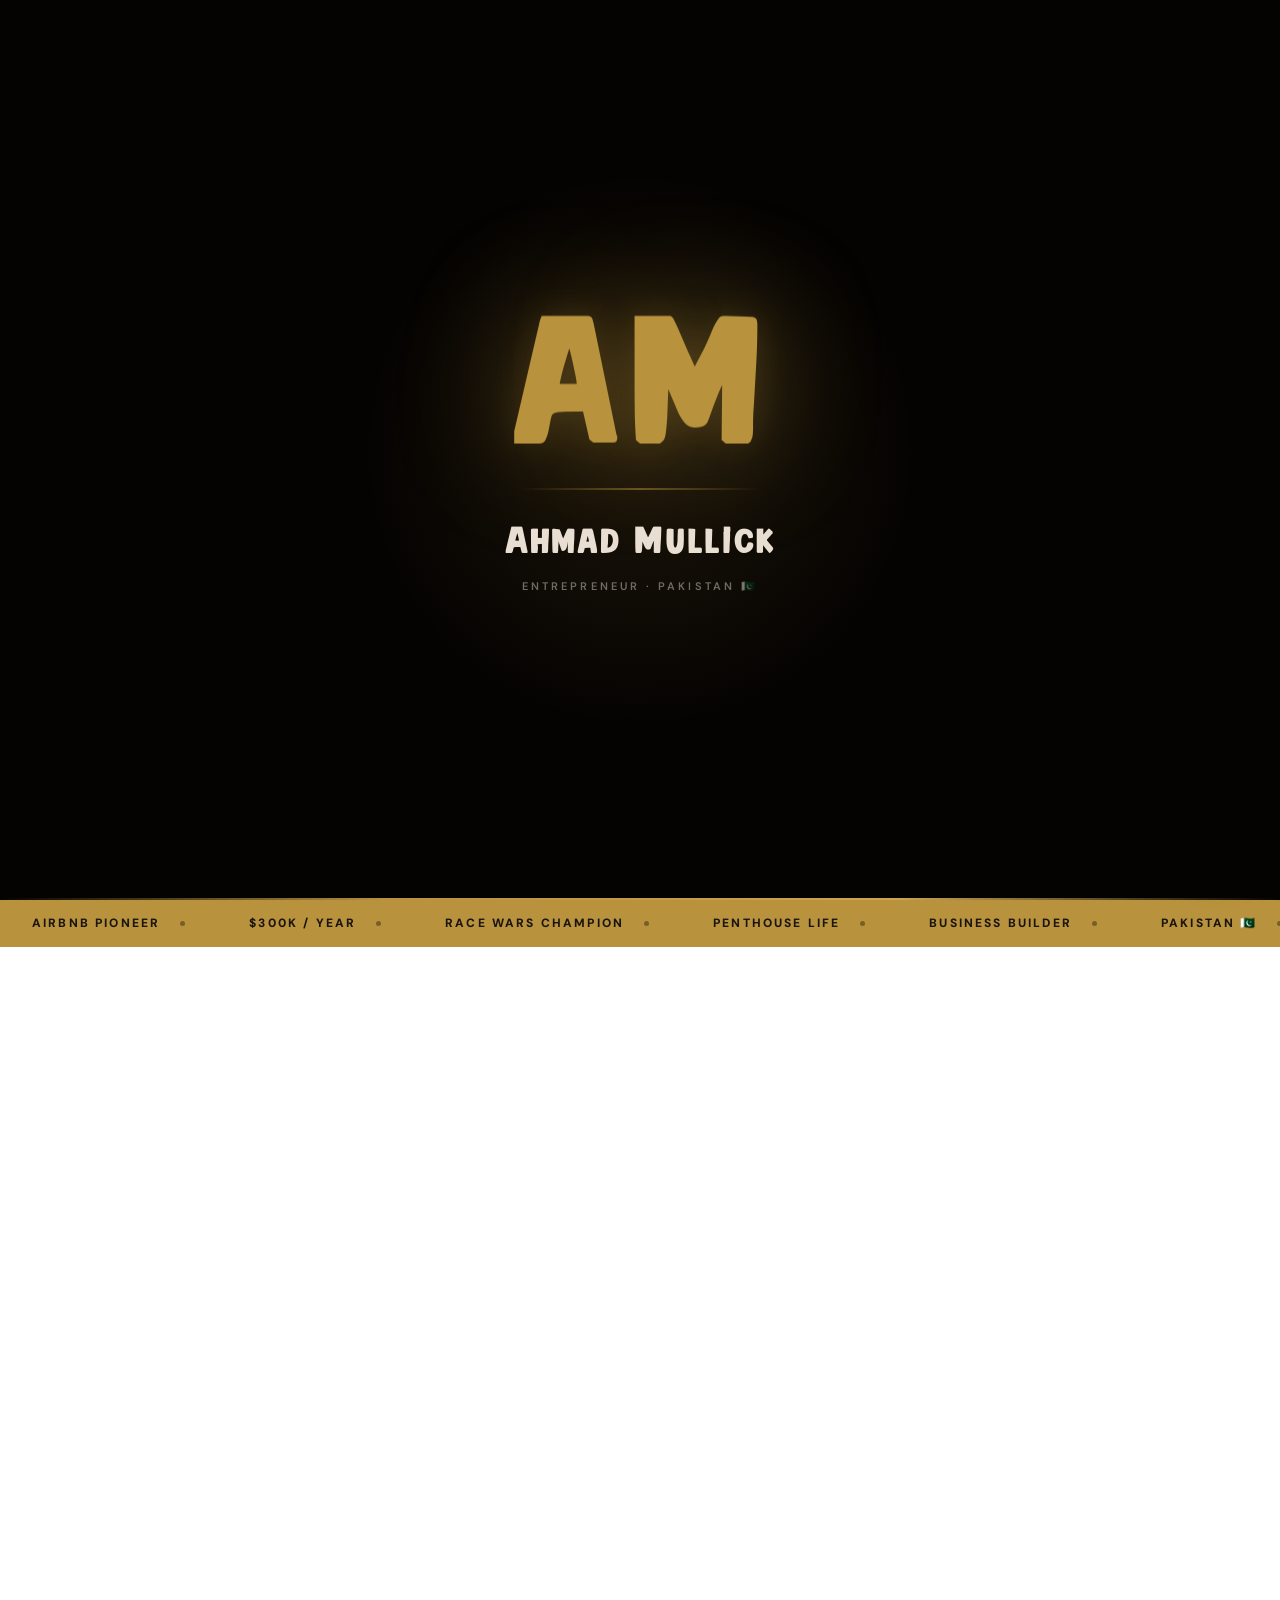
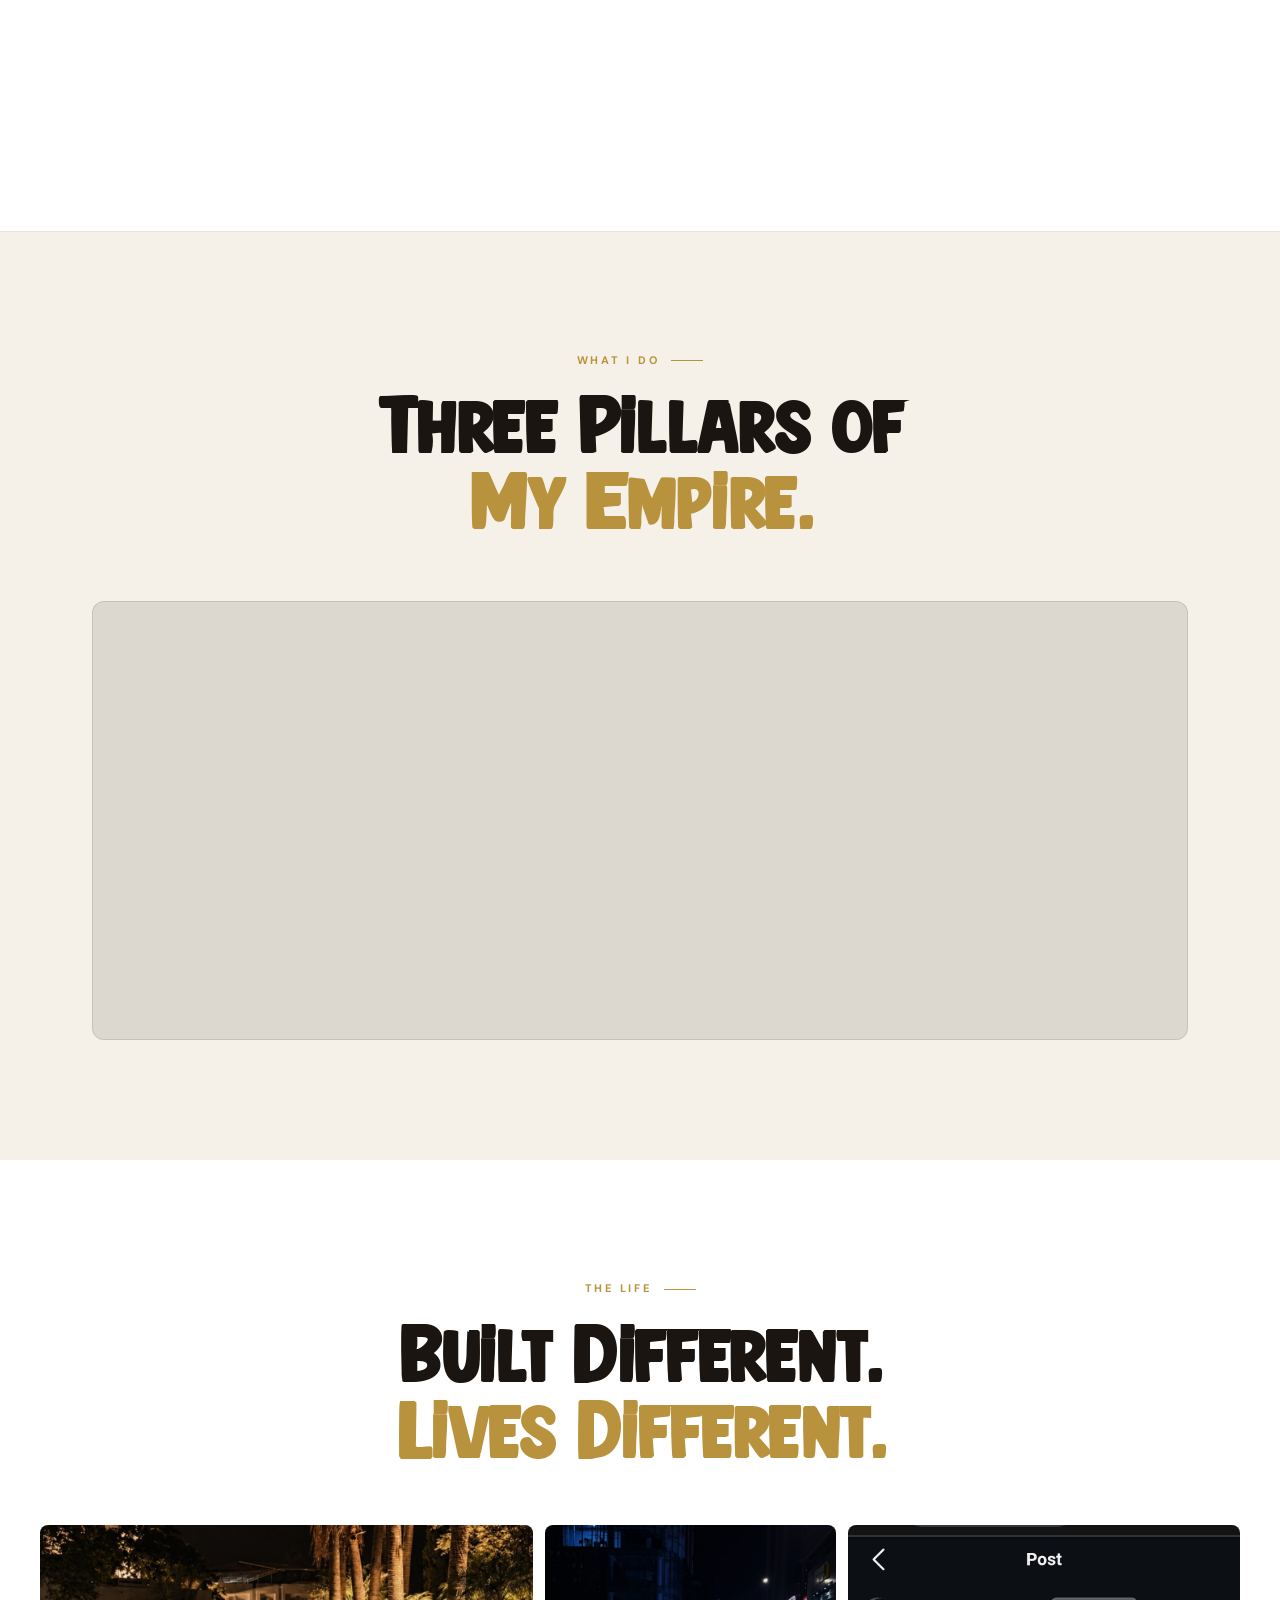
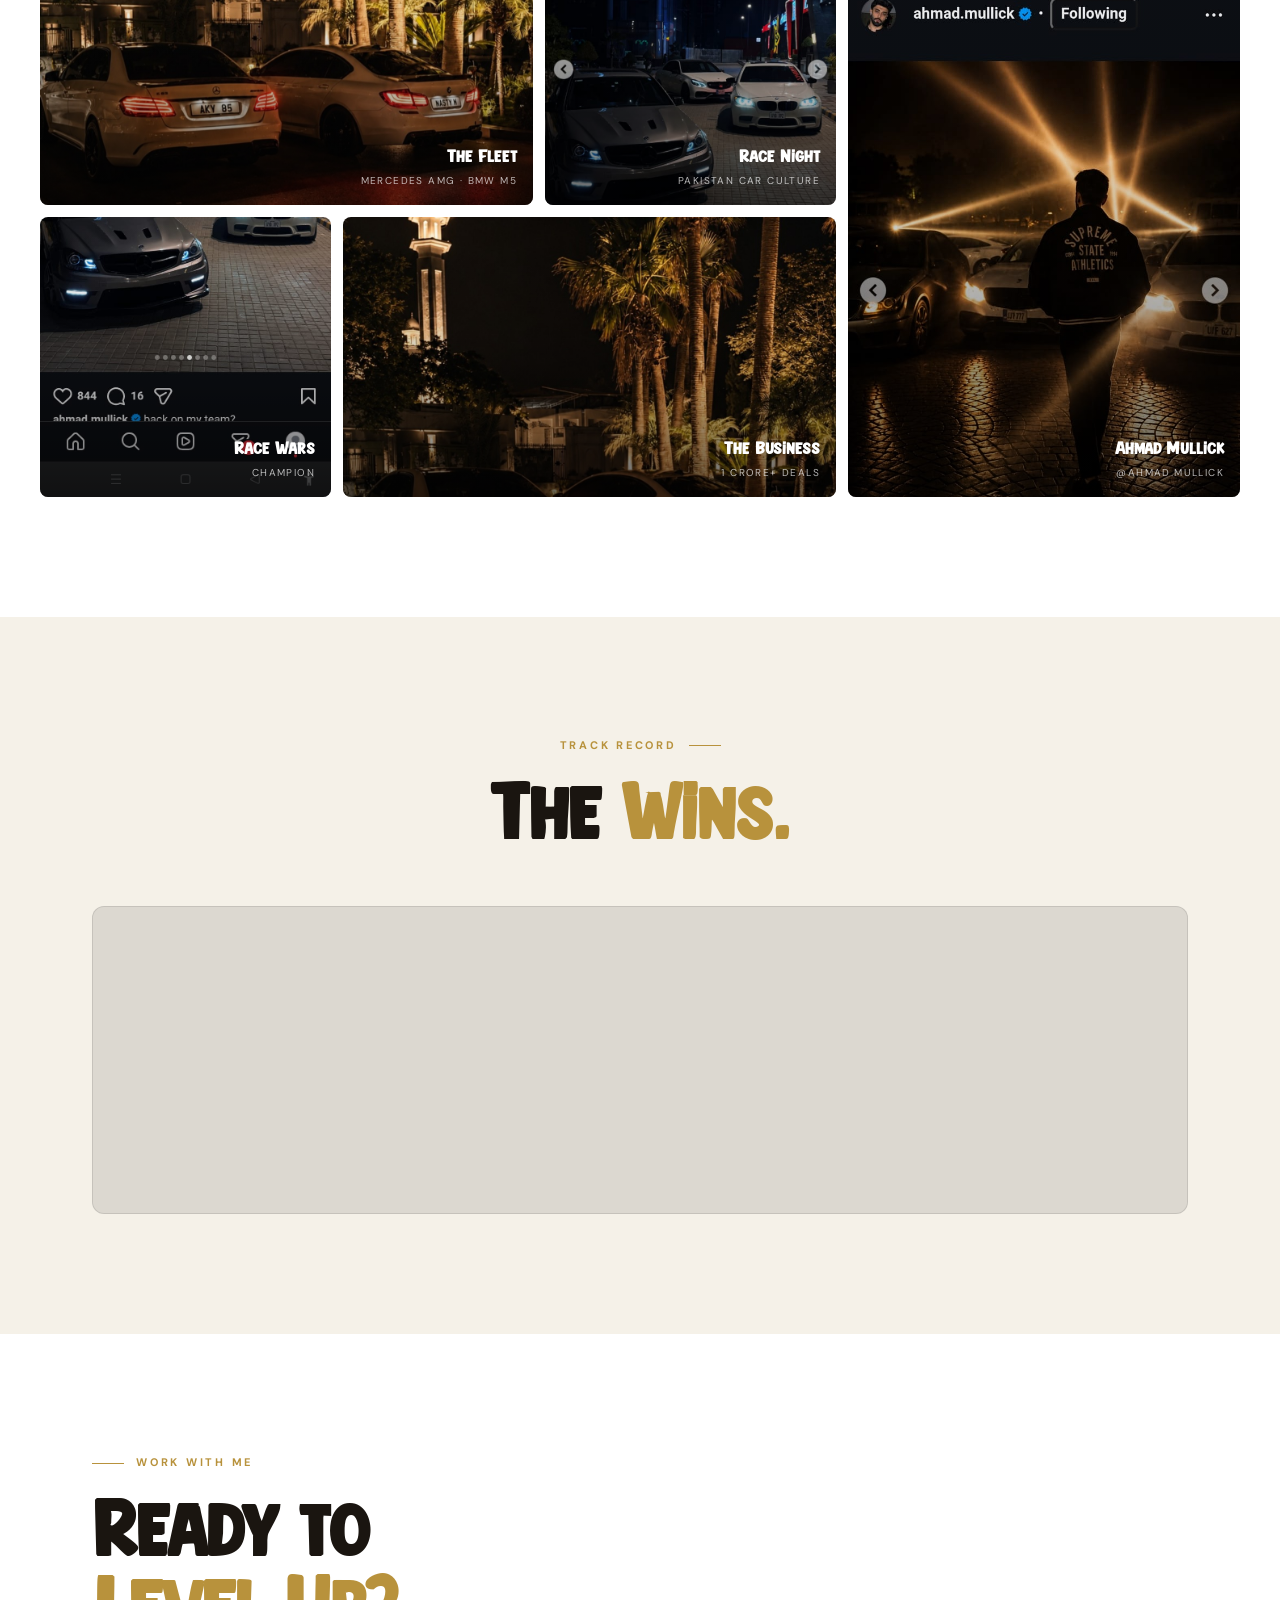
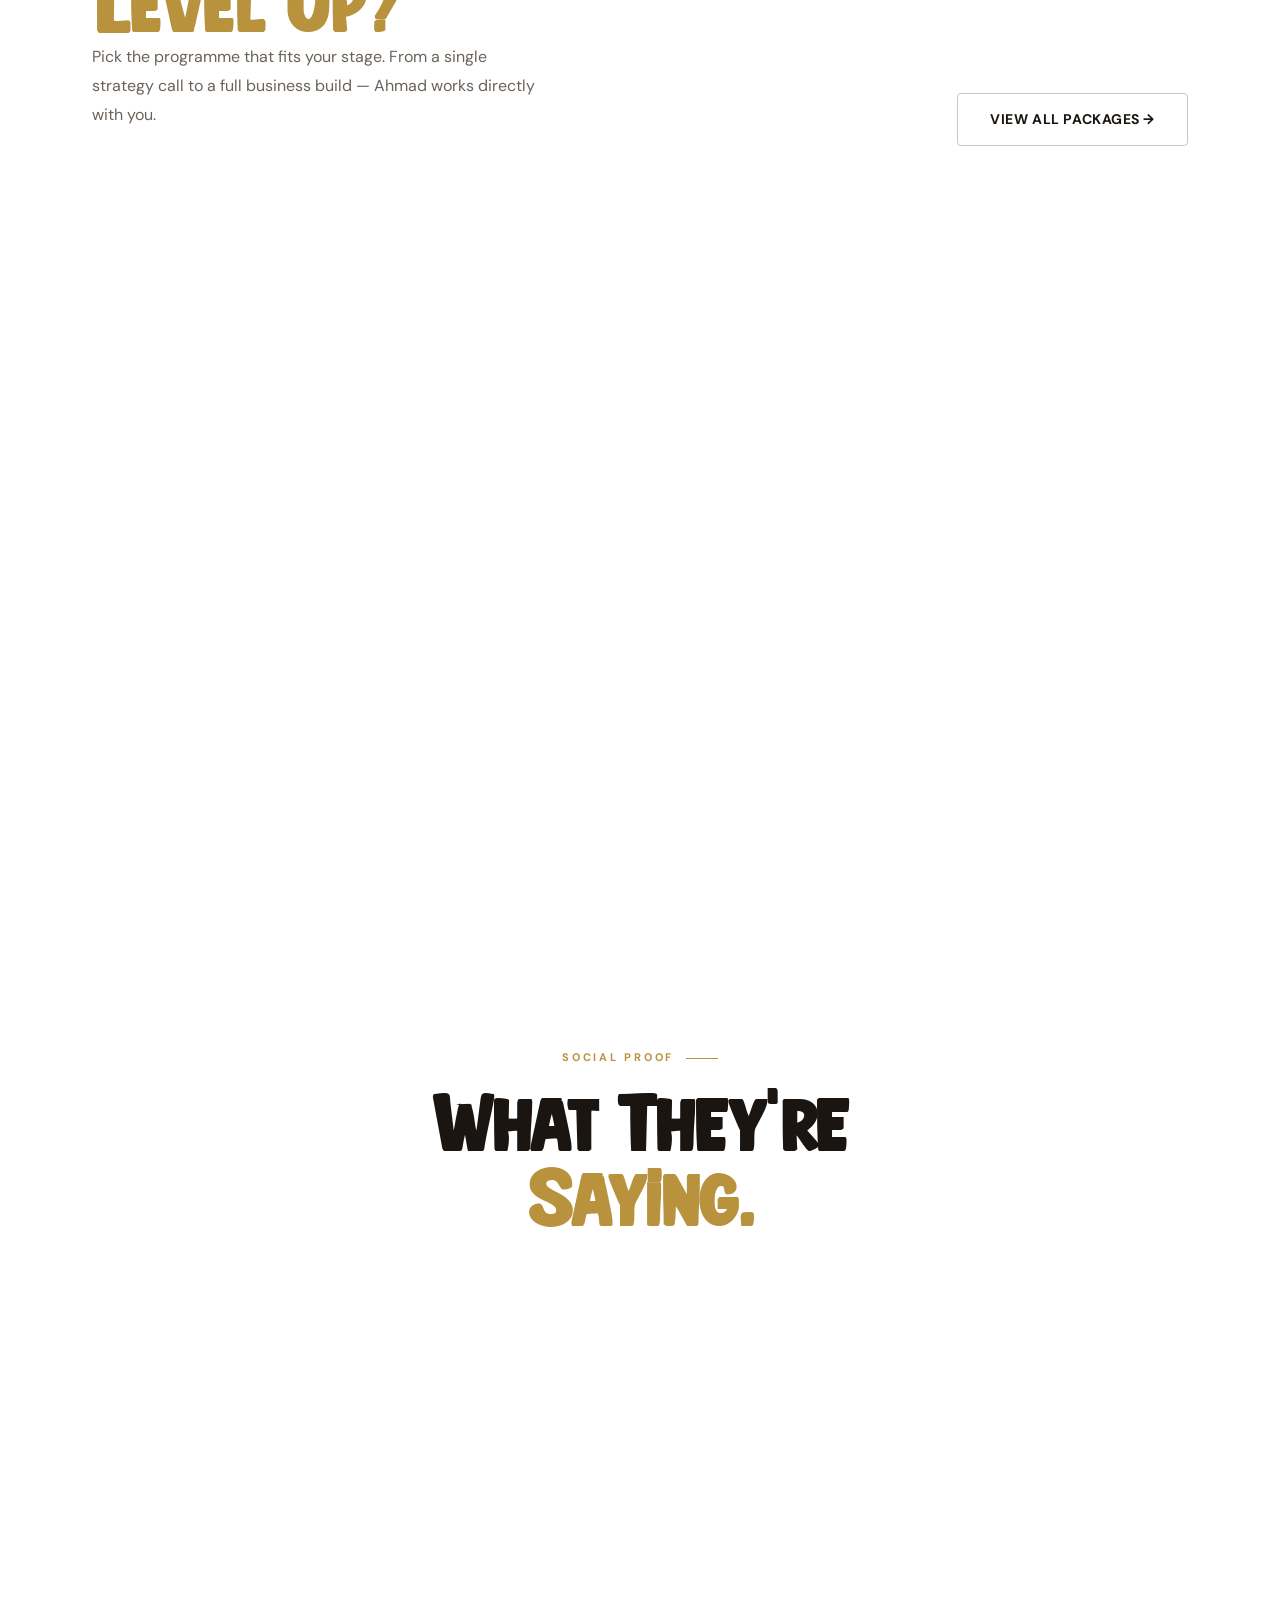
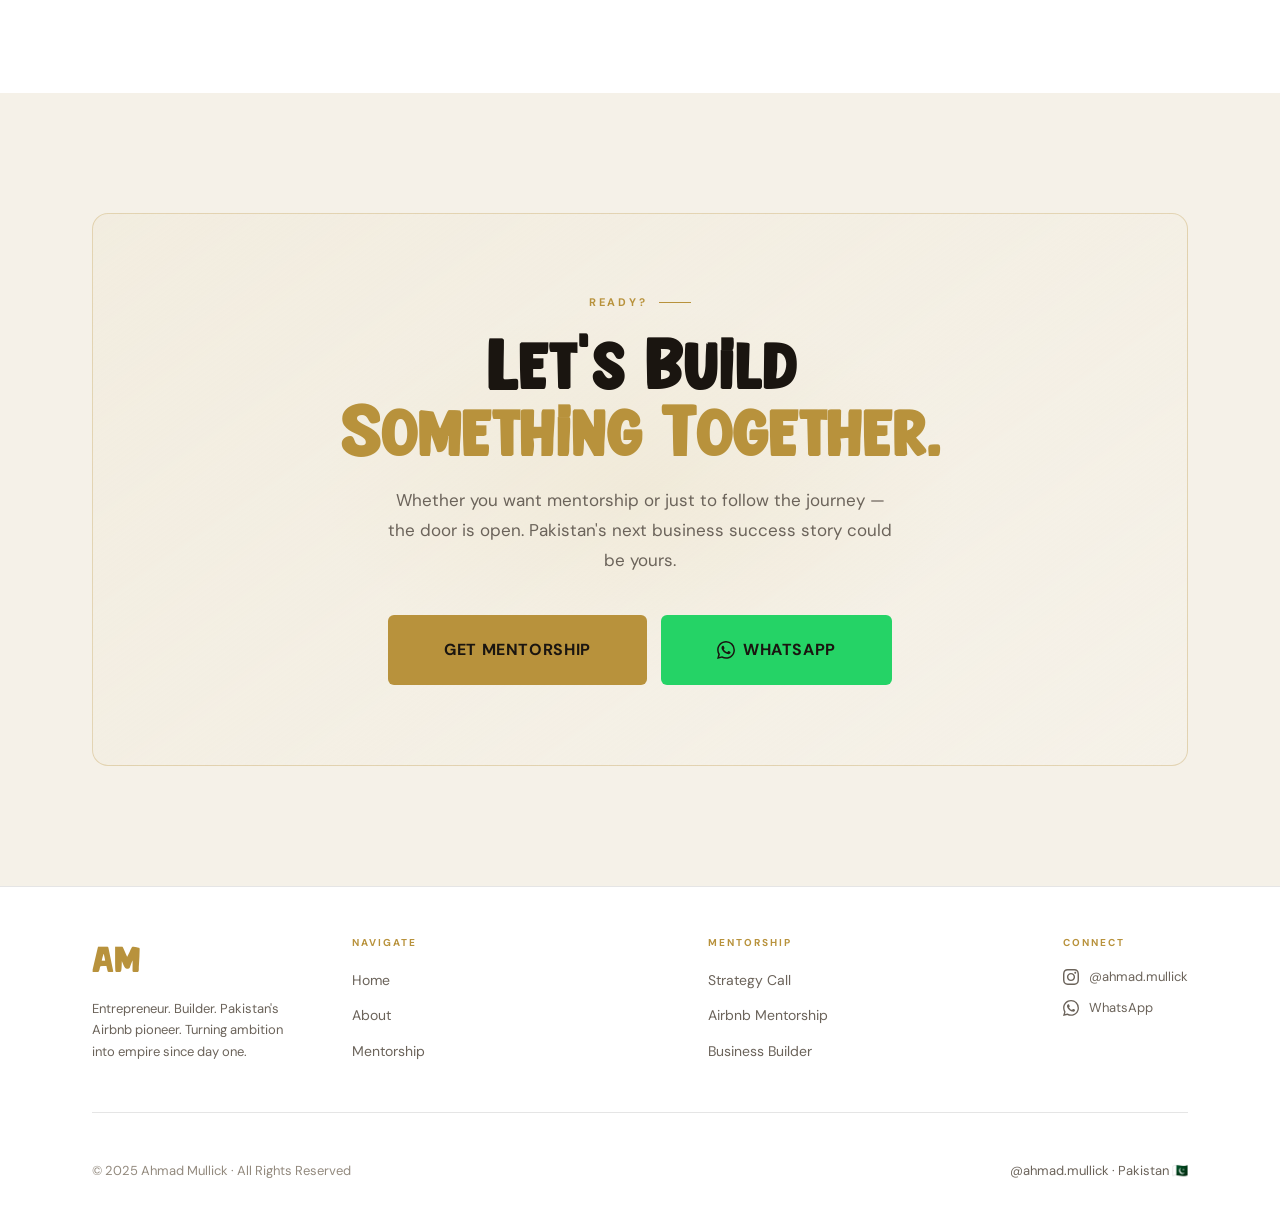
<file: index.html>
<!DOCTYPE html>
<html lang="en">
<head>
  <meta charset="UTF-8" />
  <meta name="viewport" content="width=device-width, initial-scale=1.0" />
  <title>Ahmad Mullick — Entrepreneur & Business Builder</title>
  <meta name="description" content="Ahmad Mullick — Pakistani entrepreneur who grew Airbnb to $300K/year, Race Wars winner, business builder and mentor." />

  <link rel="preconnect" href="https://fonts.googleapis.com" />
  <link rel="preconnect" href="https://fonts.gstatic.com" crossorigin />
  <link href="https://fonts.googleapis.com/css2?family=DM+Sans:wght@300;400;500;600;700&display=swap" rel="stylesheet" />
  <link rel="stylesheet" href="styles.css" />
</head>
<body class="is-intro">

  <!-- ─── INTRO OVERLAY ─── -->
  <div class="intro-overlay" id="introOverlay">
    <div class="intro-glow"></div>
    <div class="intro-content">
      <div class="intro-logo">AM</div>
      <div class="intro-line"></div>
      <div class="intro-name">Ahmad Mullick</div>
      <div class="intro-sub">Entrepreneur · Pakistan 🇵🇰</div>
    </div>
    <div class="intro-bar"></div>
  </div>

  <!-- ─── FLOATING WHATSAPP ─── -->
  <div class="whatsapp-float">
    <span class="wa-tip">Chat on WhatsApp</span>
    <a href="https://wa.me/923001234567?text=Hi%20Ahmad%2C%20I%20want%20to%20know%20more%20about%20your%20mentorship!" target="_blank" class="wa-bubble" aria-label="WhatsApp">
      <svg viewBox="0 0 24 24"><path d="M17.472 14.382c-.297-.149-1.758-.867-2.03-.967-.273-.099-.471-.148-.67.15-.197.297-.767.966-.94 1.164-.173.199-.347.223-.644.075-.297-.15-1.255-.463-2.39-1.475-.883-.788-1.48-1.761-1.653-2.059-.173-.297-.018-.458.13-.606.134-.133.298-.347.446-.52.149-.174.198-.298.298-.497.099-.198.05-.371-.025-.52-.075-.149-.669-1.612-.916-2.207-.242-.579-.487-.5-.669-.51-.173-.008-.371-.01-.57-.01-.198 0-.52.074-.792.372-.272.297-1.04 1.016-1.04 2.479 0 1.462 1.065 2.875 1.213 3.074.149.198 2.096 3.2 5.077 4.487.709.306 1.262.489 1.694.625.712.227 1.36.195 1.871.118.571-.085 1.758-.719 2.006-1.413.248-.694.248-1.289.173-1.413-.074-.124-.272-.198-.57-.347m-5.421 7.403h-.004a9.87 9.87 0 01-5.031-1.378l-.361-.214-3.741.982.998-3.648-.235-.374a9.86 9.86 0 01-1.51-5.26c.001-5.45 4.436-9.884 9.888-9.884 2.64 0 5.122 1.03 6.988 2.898a9.825 9.825 0 012.893 6.994c-.003 5.45-4.437 9.884-9.885 9.884m8.413-18.297A11.815 11.815 0 0012.05 0C5.495 0 .16 5.335.157 11.892c0 2.096.547 4.142 1.588 5.945L.057 24l6.305-1.654a11.882 11.882 0 005.683 1.448h.005c6.554 0 11.89-5.335 11.893-11.893a11.821 11.821 0 00-3.48-8.413z"/></svg>
    </a>
  </div>

  <!-- ─── NAV ─── -->
  <nav class="nav" id="nav">
    <div class="nav-inner">
      <a href="index.html" class="nav-logo">AM</a>
      <ul class="nav-links">
        <li><a href="index.html" class="active">Home</a></li>
        <li><a href="about.html">About</a></li>
        <li><a href="mentorship.html">Mentorship</a></li>
      </ul>
      <a href="mentorship.html" class="btn btn-gold btn-sm">Work With Me</a>
    </div>
  </nav>

  <!-- ─── HERO ─── -->
  <section class="hero" id="hero">
    <div class="hero-bg"></div>
    <div class="hero-grid-bg"></div>

    <div class="hero-name-wrap">
      <div class="hero-name-bg">AHMAD<br />MULLICK</div>
    </div>

    <div class="hero-inner">
      <div class="hero-text">
        <div class="hero-badge reveal">
          <span class="hero-badge-dot"></span>
          Pakistan's Top Influencer
        </div>

        <h1 class="hero-headline reveal">
          Ahmad<br />
          <span class="line-gold">Mullick.</span>
        </h1>

        <p class="hero-statement reveal">
          From <strong>zero to $300K/year</strong> on Airbnb. Race Wars Pakistan champion.
          Building businesses and guiding the next generation of Pakistani entrepreneurs.
        </p>

        <div class="hero-ctas reveal">
          <a href="mentorship.html" class="btn btn-gold btn-lg">Work With Me</a>
          <a href="about.html" class="btn btn-outline btn-lg">My Story</a>
        </div>

        <div class="hero-stats-row reveal">
          <div class="hero-stat-item">
            <div class="hsi-num">
              <span class="stat-num" data-target="25">0</span><span class="suffix">K+</span>
            </div>
            <div class="hsi-label">Followers</div>
          </div>
          <div class="hero-stat-item">
            <div class="hsi-num">
              <span class="stat-num" data-target="300">0</span><span class="suffix">K</span>
            </div>
            <div class="hsi-label">$/Year Airbnb</div>
          </div>
          <div class="hero-stat-item">
            <div class="hsi-num">
              <span class="stat-num" data-target="1">0</span><span class="suffix"> Cr+</span>
            </div>
            <div class="hsi-label">Business Deals</div>
          </div>
        </div>
      </div>

      <div class="hero-photo-frame reveal">
        <div class="hero-photo-inner">
          <img src="images/hero.png" alt="Ahmad Mullick" class="hero-photo-img" />
          <div class="photo-tag">
            <div class="photo-tag-name">@ahmad.mullick</div>
            <div class="photo-tag-stat">25K Followers<br />Pakistan 🇵🇰</div>
          </div>
        </div>
      </div>
    </div>
  </section>

  <!-- ─── TICKER ─── -->
  <div class="ticker-wrap">
    <div class="ticker-track">
      <span class="ticker-item">Airbnb Pioneer<span class="ticker-dot"></span></span>
      <span class="ticker-item">$300K / Year<span class="ticker-dot"></span></span>
      <span class="ticker-item">Race Wars Champion<span class="ticker-dot"></span></span>
      <span class="ticker-item">Penthouse Life<span class="ticker-dot"></span></span>
      <span class="ticker-item">Business Builder<span class="ticker-dot"></span></span>
      <span class="ticker-item">Pakistan 🇵🇰<span class="ticker-dot"></span></span>
      <span class="ticker-item">1 Crore+ Deals<span class="ticker-dot"></span></span>
      <span class="ticker-item">Mercedes-Benz<span class="ticker-dot"></span></span>
      <span class="ticker-item">Airbnb Pioneer<span class="ticker-dot"></span></span>
      <span class="ticker-item">$300K / Year<span class="ticker-dot"></span></span>
      <span class="ticker-item">Race Wars Champion<span class="ticker-dot"></span></span>
      <span class="ticker-item">Penthouse Life<span class="ticker-dot"></span></span>
      <span class="ticker-item">Business Builder<span class="ticker-dot"></span></span>
      <span class="ticker-item">Pakistan 🇵🇰<span class="ticker-dot"></span></span>
      <span class="ticker-item">1 Crore+ Deals<span class="ticker-dot"></span></span>
      <span class="ticker-item">Mercedes-Benz<span class="ticker-dot"></span></span>
    </div>
  </div>

  <!-- ─── STORY ─── -->
  <section class="section story-section">
    <div class="container">
      <div class="story-grid">
        <div class="story-visual reveal-left">
          <div class="story-photo-main">
            <img src="images/hero.png" alt="Ahmad Mullick" class="story-photo-img" />
          </div>
          <div class="story-photo-accent">
            <div class="sa-icon">🏠</div>
            <div class="sa-num">$300K</div>
            <div class="sa-label">Annual Revenue</div>
          </div>
        </div>

        <div class="story-text reveal-right">
          <div class="eyebrow">The Story</div>
          <h2 class="display-title" style="margin-bottom:24px;">
            Built from<br /><span class="gold-word">Scratch.</span>
          </h2>

          <blockquote class="story-quote">
            "I started Airbnb in Pakistan 🇵🇰<br />
            and grew it to <span class="highlight">$300K a year</span>."
          </blockquote>

          <p class="body-text">
            Ahmad Mullick took a concept largely untapped in Pakistan and scaled it into a
            <strong>$300,000/year hospitality empire</strong>. No playbook, no roadmap. Just
            relentless execution and a vision others thought was impossible.
          </p>
          <p class="body-text">
            Beyond business, he's a <strong>Race Wars Pakistan champion</strong>, a content creator
            documenting real milestones, and a mentor turning his blueprint into generational wealth
            for the next wave of Pakistani entrepreneurs.
          </p>

          <a href="about.html" class="btn btn-gold" style="margin-top:16px;">Full Story →</a>
        </div>
      </div>
    </div>
  </section>

  <hr class="section-divider" />

  <!-- ─── WHAT I DO ─── -->
  <section class="section pillars-section">
    <div class="container">
      <div class="eyebrow center">What I Do</div>
      <h2 class="display-title" style="text-align:center;margin-bottom:0;">
        Three Pillars of<br /><span class="gold-word">My Empire.</span>
      </h2>

      <div class="pillars-grid">
        <div class="pillar-card reveal">
          <div class="pillar-num">01</div>
          <span class="pillar-icon">🏠</span>
          <h3 class="pillar-title">Airbnb Business</h3>
          <p class="pillar-desc">
            Pakistan's most successful Airbnb operator. I built the systems, cracked the pricing,
            and scaled to $300K/year. Now I teach others how to replicate it.
          </p>
          <a href="mentorship.html" class="pillar-link">Get Mentorship →</a>
        </div>

        <div class="pillar-card reveal">
          <div class="pillar-num">02</div>
          <span class="pillar-icon">🎥</span>
          <h3 class="pillar-title">Content & Brand</h3>
          <p class="pillar-desc">
            25K+ followers watching the real journey unfold — penthouse, Benz, race wins,
            1 Crore deals. No fake guru energy. Just proof of what's possible.
          </p>
          <a href="https://www.instagram.com/ahmad.mullick" target="_blank" class="pillar-link">Follow Along →</a>
        </div>

        <div class="pillar-card reveal">
          <div class="pillar-num">03</div>
          <span class="pillar-icon">🚀</span>
          <h3 class="pillar-title">Mentorship</h3>
          <p class="pillar-desc">
            1-on-1 sessions and group mentorship programmes turning ambitious
            Pakistanis into business owners. Your goals, my experience.
          </p>
          <a href="mentorship.html" class="pillar-link">Join Mentorship →</a>
        </div>
      </div>
    </div>
  </section>

  <!-- ─── LIFESTYLE GALLERY ─── -->
  <section class="section life-section">
    <div class="container-wide">
      <div class="eyebrow center">The Life</div>
      <h2 class="display-title" style="text-align:center;margin-bottom:0;">
        Built Different.<br /><span class="gold-word">Lives Different.</span>
      </h2>

      <div class="life-grid">
        <div class="life-item">
          <div class="life-fill lf-benz">
            <div class="life-label">The Fleet</div>
            <div class="life-sub">Mercedes AMG · BMW M5</div>
          </div>
          <div class="life-overlay"><span>The Cars 🔥</span></div>
        </div>

        <div class="life-item">
          <div class="life-fill lf-penthouse">
            <div class="life-label">Race Night</div>
            <div class="life-sub">Pakistan Car Culture</div>
          </div>
          <div class="life-overlay"><span>Race Nights</span></div>
        </div>

        <div class="life-item">
          <div class="life-fill lf-pakistan">
            <div class="life-label">Ahmad Mullick</div>
            <div class="life-sub">@ahmad.mullick</div>
          </div>
          <div class="life-overlay"><span>@ahmad.mullick</span></div>
        </div>

        <div class="life-item">
          <div class="life-fill lf-race">
            <div class="life-label">Race Wars</div>
            <div class="life-sub">Champion</div>
          </div>
          <div class="life-overlay"><span>Race Wars Winner</span></div>
        </div>

        <div class="life-item">
          <div class="life-fill lf-business">
            <div class="life-label">The Business</div>
            <div class="life-sub">1 Crore+ Deals</div>
          </div>
          <div class="life-overlay"><span>Business Moves</span></div>
        </div>
      </div>
    </div>
  </section>

  <!-- ─── WINS / NUMBERS ─── -->
  <section class="section wins-section">
    <div class="container">
      <div class="eyebrow center">Track Record</div>
      <h2 class="display-title" style="text-align:center;margin-bottom:0;">
        The <span class="gold-word">Wins.</span>
      </h2>

      <div class="wins-row">
        <div class="win-item reveal">
          <div class="wi-icon">💰</div>
          <div class="wi-num">$300K</div>
          <div class="wi-label">Annual Airbnb Revenue</div>
          <div class="wi-desc">Built Pakistan's most successful Airbnb operation from ground zero to fully scaled.</div>
        </div>
        <div class="win-item reveal">
          <div class="wi-icon">🏎️</div>
          <div class="wi-num">Champion</div>
          <div class="wi-label">Race Wars Pakistan</div>
          <div class="wi-desc">Winner at @racewars.pk — one of Pakistan's most prestigious racing events.</div>
        </div>
        <div class="win-item reveal">
          <div class="wi-icon">🚀</div>
          <div class="wi-num">1 Crore+</div>
          <div class="wi-label">Business Deals</div>
          <div class="wi-desc">Documented crore-level milestones showing how deals at scale are structured.</div>
        </div>
        <div class="win-item reveal">
          <div class="wi-icon">👥</div>
          <div class="wi-num">25K+</div>
          <div class="wi-label">Community</div>
          <div class="wi-desc">A loyal community of entrepreneurs applying his frameworks in real time.</div>
        </div>
      </div>
    </div>
  </section>

  <!-- ─── MENTORSHIP PREVIEW ─── -->
  <section class="section consult-section">
    <div class="container">
      <div class="consult-intro">
        <div>
          <div class="eyebrow">Work With Me</div>
          <h2 class="display-title">
            Ready to<br /><span class="gold-word">Level Up?</span>
          </h2>
          <p class="body-text" style="max-width:460px;">
            Pick the programme that fits your stage. From a single strategy call to a
            full business build — Ahmad works directly with you.
          </p>
        </div>
        <div>
          <a href="mentorship.html" class="btn btn-outline">View All Packages →</a>
        </div>
      </div>

      <div class="packages-grid">
        <div class="pkg-card reveal">
          <div class="pkg-icon">📞</div>
          <div class="pkg-name">Strategy Call</div>
          <div class="pkg-price">₨15K</div>
          <div class="pkg-note">One-time · 60 minutes</div>
          <p class="pkg-desc">A focused deep-dive into your business. Ahmad diagnoses, prescribes, and gives you a clear action plan.</p>
          <ul class="pkg-features">
            <li>60-minute 1-on-1 call</li>
            <li>Business audit</li>
            <li>Action plan document</li>
            <li>Follow-up voice note</li>
          </ul>
          <a href="https://wa.me/923001234567?text=Hi%20Ahmad%2C%20I%20want%20to%20book%20a%20Strategy%20Call!" target="_blank" class="btn btn-outline" style="width:100%;justify-content:center;">Book via WhatsApp</a>
        </div>

        <div class="pkg-card featured reveal">
          <div class="pkg-popular">Most Popular</div>
          <div class="pkg-icon">🏠</div>
          <div class="pkg-name">Airbnb Mentorship</div>
          <div class="pkg-price">₨50K</div>
          <div class="pkg-note">4 weeks · Full access</div>
          <p class="pkg-desc">Ahmad's complete Airbnb playbook delivered as a live mentorship. From zero to your first booking.</p>
          <ul class="pkg-features">
            <li>4 weekly video calls</li>
            <li>Property selection help</li>
            <li>Pricing & listing setup</li>
            <li>Guest management SOPs</li>
            <li>WhatsApp support</li>
          </ul>
          <a href="https://wa.me/923001234567?text=Hi%20Ahmad%2C%20I%20want%20to%20join%20Airbnb%20Mentorship!" target="_blank" class="btn btn-gold" style="width:100%;justify-content:center;">Start Now</a>
        </div>

        <div class="pkg-card reveal">
          <div class="pkg-icon">🚀</div>
          <div class="pkg-name">Business Builder</div>
          <div class="pkg-price">₨1.2L</div>
          <div class="pkg-note">3 months · All-in</div>
          <p class="pkg-desc">Full business co-build. Ahmad gets into the trenches with you to build, launch, and scale your operation.</p>
          <ul class="pkg-features">
            <li>Bi-weekly 1-on-1 calls</li>
            <li>Business model design</li>
            <li>Investor deck help</li>
            <li>Deal structure support</li>
            <li>Direct line access</li>
          </ul>
          <a href="https://wa.me/923001234567?text=Hi%20Ahmad%2C%20I%20want%20Business%20Builder%20programme!" target="_blank" class="btn btn-outline" style="width:100%;justify-content:center;">Apply Now</a>
        </div>
      </div>
    </div>
  </section>

  <!-- ─── TESTIMONIALS ─── -->
  <section class="section testi-section">
    <div class="container">
      <div class="eyebrow center">Social Proof</div>
      <h2 class="display-title" style="text-align:center;margin-bottom:0;">
        What They're<br /><span class="gold-word">Saying.</span>
      </h2>

      <div class="testi-grid">
        <div class="testi-card reveal">
          <div class="testi-stars">★★★★★</div>
          <p class="testi-quote">"Ahmad's Airbnb mentorship changed my life. I went from a 9-5 job to my first property earning ₨80K/month in just 6 weeks."</p>
          <div class="testi-person">
            <div class="testi-avatar">RK</div>
            <div>
              <div class="testi-name">Raza Khan</div>
              <div class="testi-loc">Lahore, Pakistan</div>
            </div>
          </div>
        </div>

        <div class="testi-card reveal">
          <div class="testi-stars">★★★★★</div>
          <p class="testi-quote">"The Strategy Call alone was worth 10x the price. Ahmad spotted 3 problems in my business in the first 15 minutes. Mind-blowing clarity."</p>
          <div class="testi-person">
            <div class="testi-avatar">SA</div>
            <div>
              <div class="testi-name">Sana Aslam</div>
              <div class="testi-loc">Karachi, Pakistan</div>
            </div>
          </div>
        </div>

        <div class="testi-card reveal">
          <div class="testi-stars">★★★★★</div>
          <p class="testi-quote">"I followed Ahmad for 6 months before investing in his mentorship. Best decision I ever made. Real knowledge, real results, no BS."</p>
          <div class="testi-person">
            <div class="testi-avatar">UA</div>
            <div>
              <div class="testi-name">Usman Ahmed</div>
              <div class="testi-loc">Islamabad, Pakistan</div>
            </div>
          </div>
        </div>
      </div>
    </div>
  </section>

  <!-- ─── BIG CTA ─── -->
  <section class="section cta-section">
    <div class="container">
      <div class="cta-inner">
        <div class="cta-glow"></div>
        <div class="eyebrow center">Ready?</div>
        <h2 class="cta-title">
          Let's Build<br /><span class="gold">Something Together.</span>
        </h2>
        <p class="cta-sub">Whether you want mentorship or just to follow the journey — the door is open. Pakistan's next business success story could be yours.</p>
        <div class="cta-btns">
          <a href="mentorship.html" class="btn btn-gold btn-xl">Get Mentorship</a>
          <a href="https://wa.me/923001234567?text=Hi%20Ahmad!" target="_blank" class="btn btn-wa btn-xl">
            <svg viewBox="0 0 24 24" fill="currentColor" width="18" height="18"><path d="M17.472 14.382c-.297-.149-1.758-.867-2.03-.967-.273-.099-.471-.148-.67.15-.197.297-.767.966-.94 1.164-.173.199-.347.223-.644.075-.297-.15-1.255-.463-2.39-1.475-.883-.788-1.48-1.761-1.653-2.059-.173-.297-.018-.458.13-.606.134-.133.298-.347.446-.52.149-.174.198-.298.298-.497.099-.198.05-.371-.025-.52-.075-.149-.669-1.612-.916-2.207-.242-.579-.487-.5-.669-.51-.173-.008-.371-.01-.57-.01-.198 0-.52.074-.792.372-.272.297-1.04 1.016-1.04 2.479 0 1.462 1.065 2.875 1.213 3.074.149.198 2.096 3.2 5.077 4.487.709.306 1.262.489 1.694.625.712.227 1.36.195 1.871.118.571-.085 1.758-.719 2.006-1.413.248-.694.248-1.289.173-1.413-.074-.124-.272-.198-.57-.347m-5.421 7.403h-.004a9.87 9.87 0 01-5.031-1.378l-.361-.214-3.741.982.998-3.648-.235-.374a9.86 9.86 0 01-1.51-5.26c.001-5.45 4.436-9.884 9.888-9.884 2.64 0 5.122 1.03 6.988 2.898a9.825 9.825 0 012.893 6.994c-.003 5.45-4.437 9.884-9.885 9.884m8.413-18.297A11.815 11.815 0 0012.05 0C5.495 0 .16 5.335.157 11.892c0 2.096.547 4.142 1.588 5.945L.057 24l6.305-1.654a11.882 11.882 0 005.683 1.448h.005c6.554 0 11.89-5.335 11.893-11.893a11.821 11.821 0 00-3.48-8.413z"/></svg>
            WhatsApp
          </a>
        </div>
      </div>
    </div>
  </section>

  <!-- ─── FOOTER ─── -->
  <footer class="footer">
    <div class="container">
      <div class="footer-top">
        <div class="footer-brand">
          <div class="footer-logo">AM</div>
          <p class="footer-tagline">Entrepreneur. Builder. Pakistan's Airbnb pioneer. Turning ambition into empire since day one.</p>
        </div>

        <div class="footer-col">
          <div class="footer-col-title">Navigate</div>
          <ul>
            <li><a href="index.html">Home</a></li>
            <li><a href="about.html">About</a></li>
            <li><a href="mentorship.html">Mentorship</a></li>
          </ul>
        </div>

        <div class="footer-col">
          <div class="footer-col-title">Mentorship</div>
          <ul>
            <li><a href="mentorship.html#packages">Strategy Call</a></li>
            <li><a href="mentorship.html#packages">Airbnb Mentorship</a></li>
            <li><a href="mentorship.html#packages">Business Builder</a></li>
          </ul>
        </div>

        <div>
          <div class="footer-col-title">Connect</div>
          <div class="footer-social">
            <a href="https://www.instagram.com/ahmad.mullick" target="_blank">
              <svg viewBox="0 0 24 24"><path d="M12 2.163c3.204 0 3.584.012 4.85.07 3.252.148 4.771 1.691 4.919 4.919.058 1.265.069 1.645.069 4.849 0 3.205-.012 3.584-.069 4.849-.149 3.225-1.664 4.771-4.919 4.919-1.266.058-1.644.07-4.85.07-3.204 0-3.584-.012-4.849-.07-3.26-.149-4.771-1.699-4.919-4.92-.058-1.265-.07-1.644-.07-4.849 0-3.204.013-3.583.07-4.849.149-3.227 1.664-4.771 4.919-4.919 1.266-.057 1.645-.069 4.849-.069zm0-2.163c-3.259 0-3.667.014-4.947.072-4.358.2-6.78 2.618-6.98 6.98-.059 1.281-.073 1.689-.073 4.948 0 3.259.014 3.668.072 4.948.2 4.358 2.618 6.78 6.98 6.98 1.281.058 1.689.072 4.948.072 3.259 0 3.668-.014 4.948-.072 4.354-.2 6.782-2.618 6.979-6.98.059-1.28.073-1.689.073-4.948 0-3.259-.014-3.667-.072-4.947-.196-4.354-2.617-6.78-6.979-6.98-1.281-.059-1.69-.073-4.949-.073zm0 5.838c-3.403 0-6.162 2.759-6.162 6.162s2.759 6.163 6.162 6.163 6.162-2.759 6.162-6.163c0-3.403-2.759-6.162-6.162-6.162zm0 10.162c-2.209 0-4-1.79-4-4 0-2.209 1.791-4 4-4s4 1.791 4 4c0 2.21-1.791 4-4 4zm6.406-11.845c-.796 0-1.441.645-1.441 1.44s.645 1.44 1.441 1.44c.795 0 1.439-.645 1.439-1.44s-.644-1.44-1.439-1.44z"/></svg>
              @ahmad.mullick
            </a>
            <a href="https://wa.me/923001234567" target="_blank">
              <svg viewBox="0 0 24 24"><path d="M17.472 14.382c-.297-.149-1.758-.867-2.03-.967-.273-.099-.471-.148-.67.15-.197.297-.767.966-.94 1.164-.173.199-.347.223-.644.075-.297-.15-1.255-.463-2.39-1.475-.883-.788-1.48-1.761-1.653-2.059-.173-.297-.018-.458.13-.606.134-.133.298-.347.446-.52.149-.174.198-.298.298-.497.099-.198.05-.371-.025-.52-.075-.149-.669-1.612-.916-2.207-.242-.579-.487-.5-.669-.51-.173-.008-.371-.01-.57-.01-.198 0-.52.074-.792.372-.272.297-1.04 1.016-1.04 2.479 0 1.462 1.065 2.875 1.213 3.074.149.198 2.096 3.2 5.077 4.487.709.306 1.262.489 1.694.625.712.227 1.36.195 1.871.118.571-.085 1.758-.719 2.006-1.413.248-.694.248-1.289.173-1.413-.074-.124-.272-.198-.57-.347m-5.421 7.403h-.004a9.87 9.87 0 01-5.031-1.378l-.361-.214-3.741.982.998-3.648-.235-.374a9.86 9.86 0 01-1.51-5.26c.001-5.45 4.436-9.884 9.888-9.884 2.64 0 5.122 1.03 6.988 2.898a9.825 9.825 0 012.893 6.994c-.003 5.45-4.437 9.884-9.885 9.884m8.413-18.297A11.815 11.815 0 0012.05 0C5.495 0 .16 5.335.157 11.892c0 2.096.547 4.142 1.588 5.945L.057 24l6.305-1.654a11.882 11.882 0 005.683 1.448h.005c6.554 0 11.89-5.335 11.893-11.893a11.821 11.821 0 00-3.48-8.413z"/></svg>
              WhatsApp
            </a>
          </div>
        </div>
      </div>

      <div class="footer-bottom">
        <p class="footer-copy">© 2025 Ahmad Mullick · All Rights Reserved</p>
        <a href="https://www.instagram.com/ahmad.mullick" target="_blank" class="footer-ig">@ahmad.mullick · Pakistan 🇵🇰</a>
      </div>
    </div>
  </footer>

  <script src="script.js"></script>
</body>
</html>
</file>
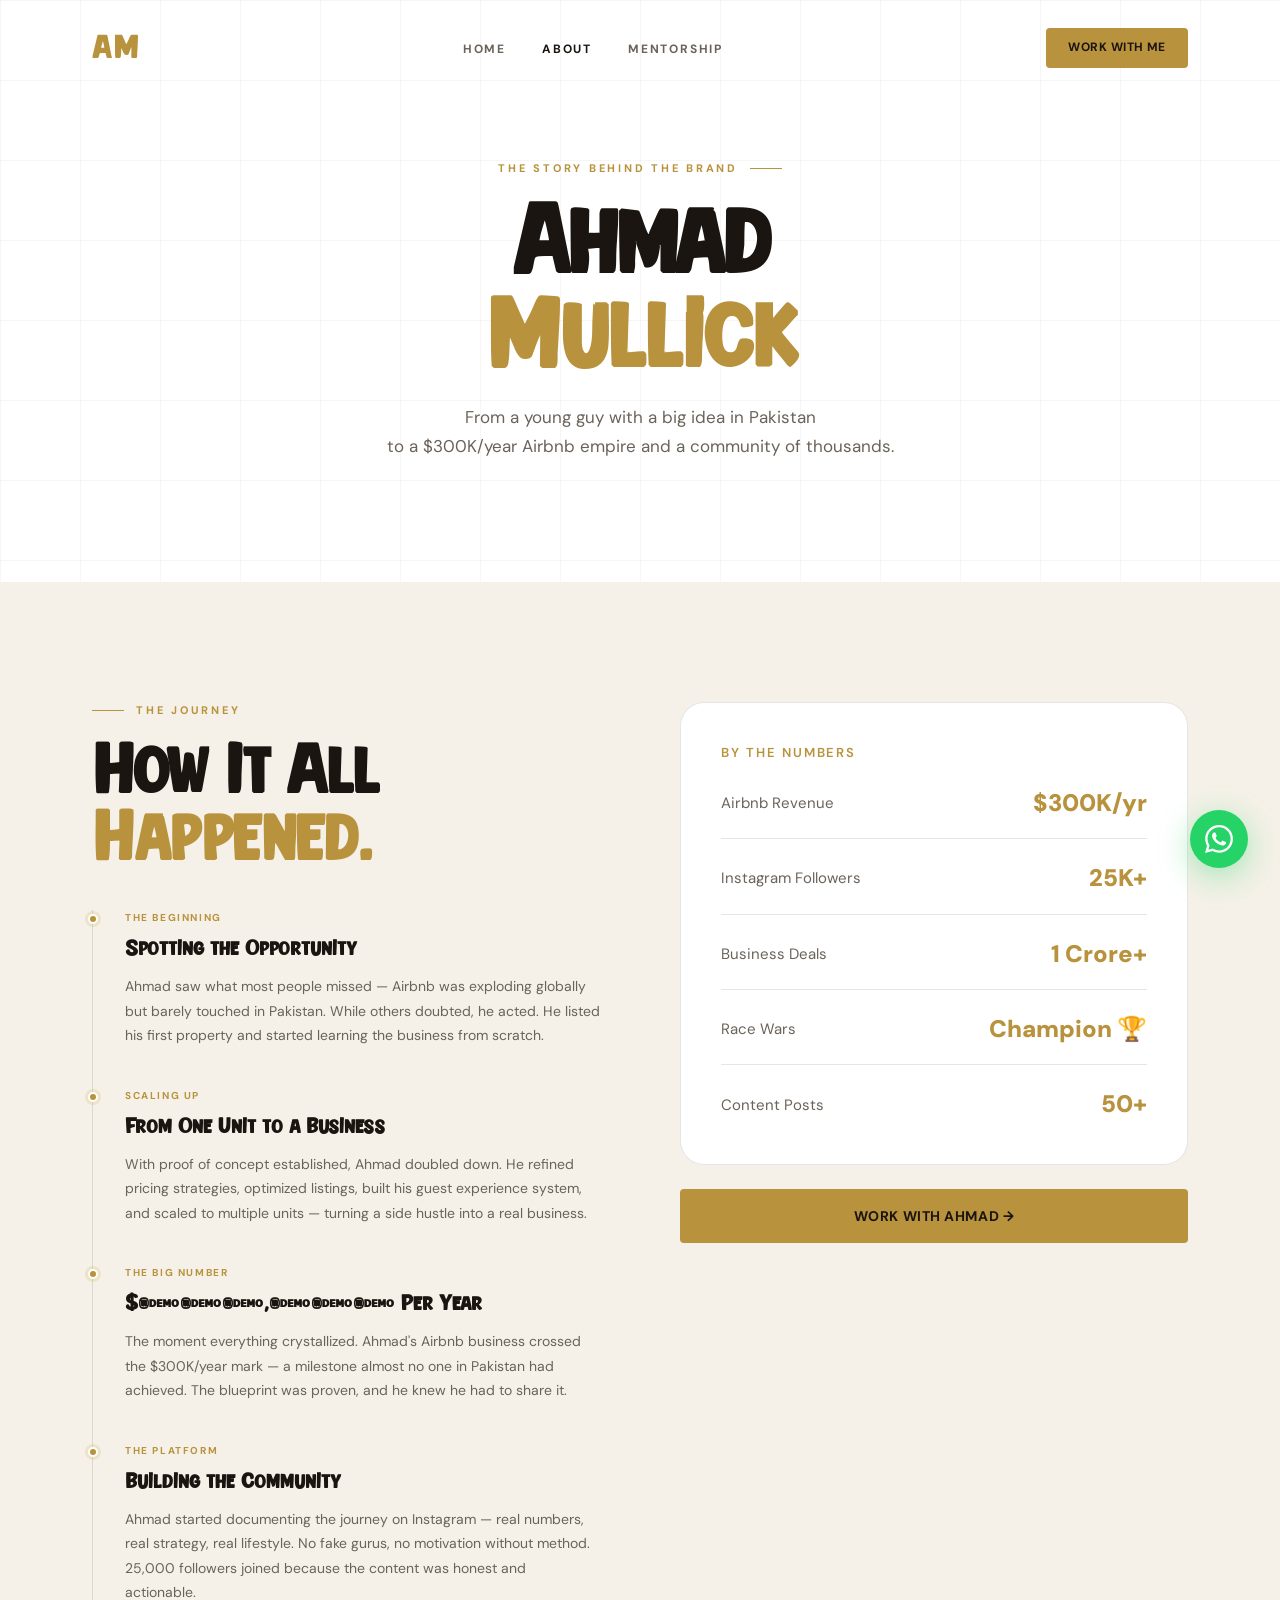
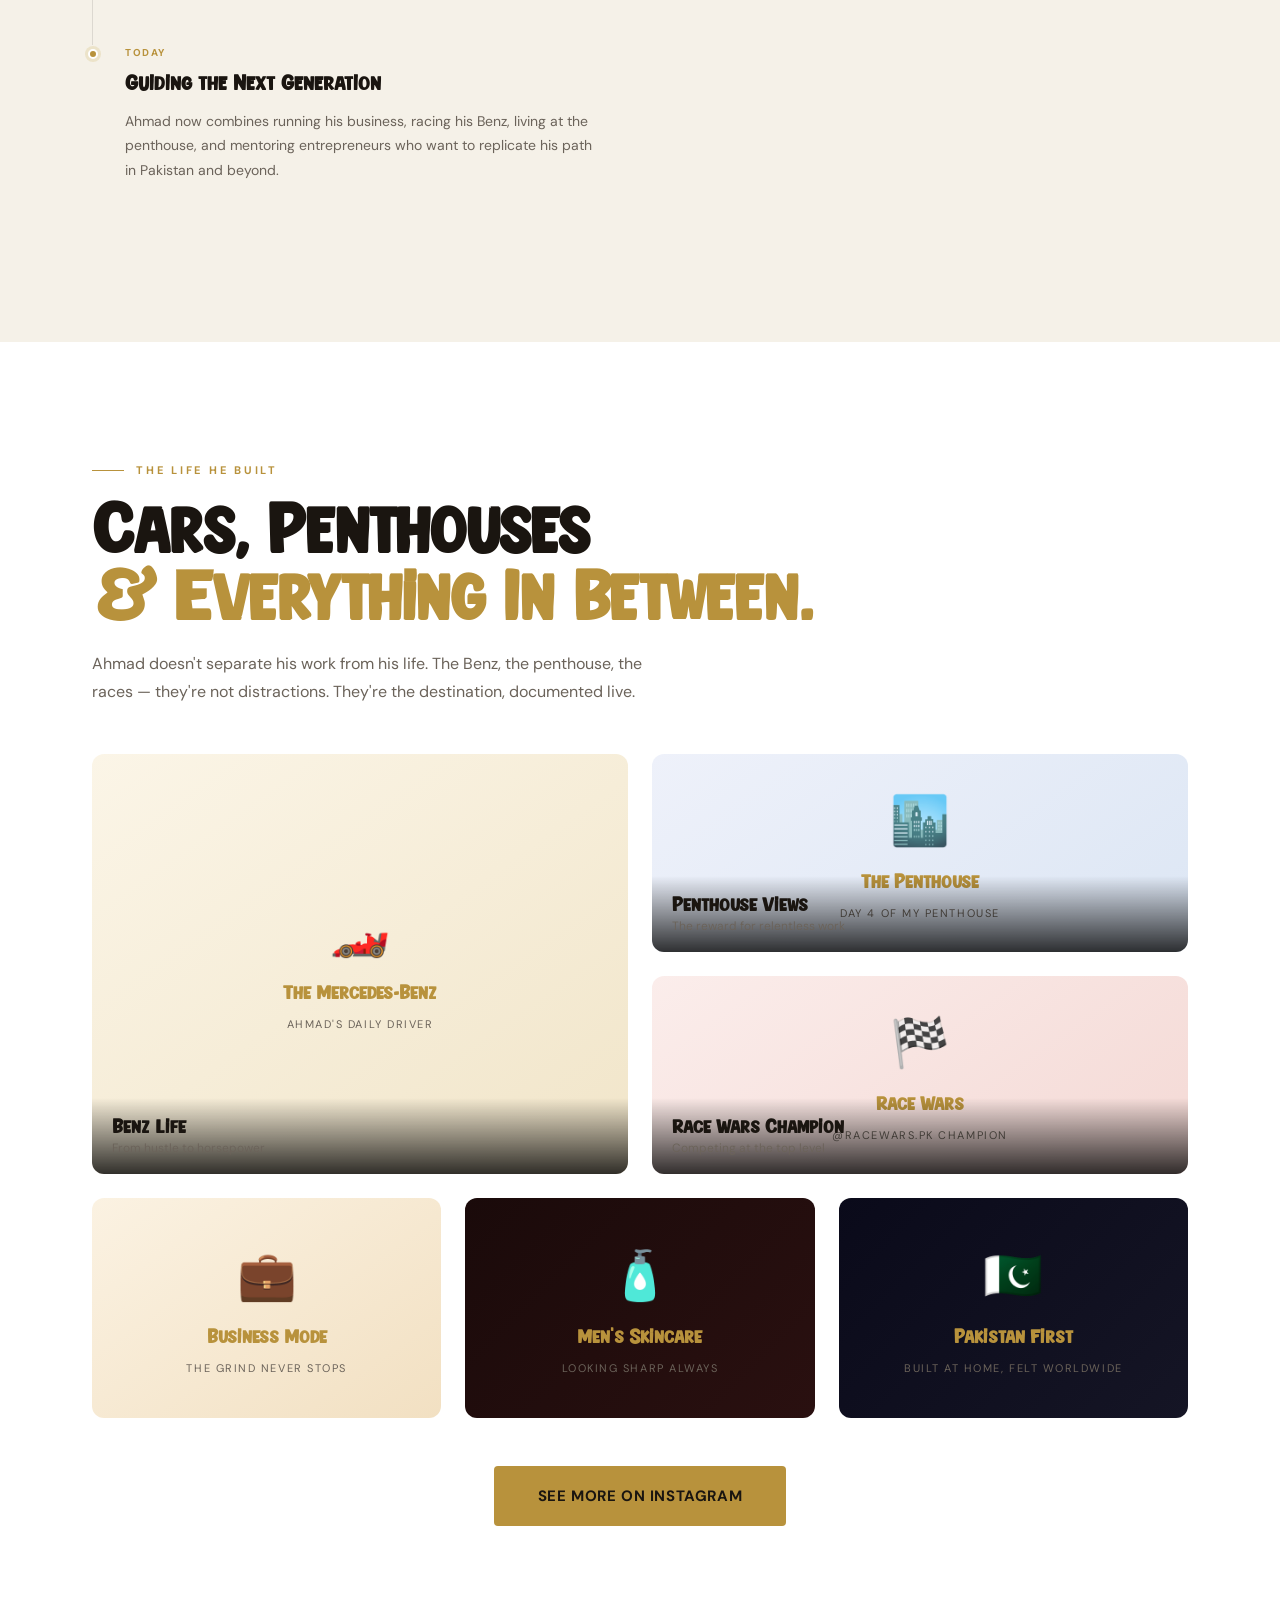
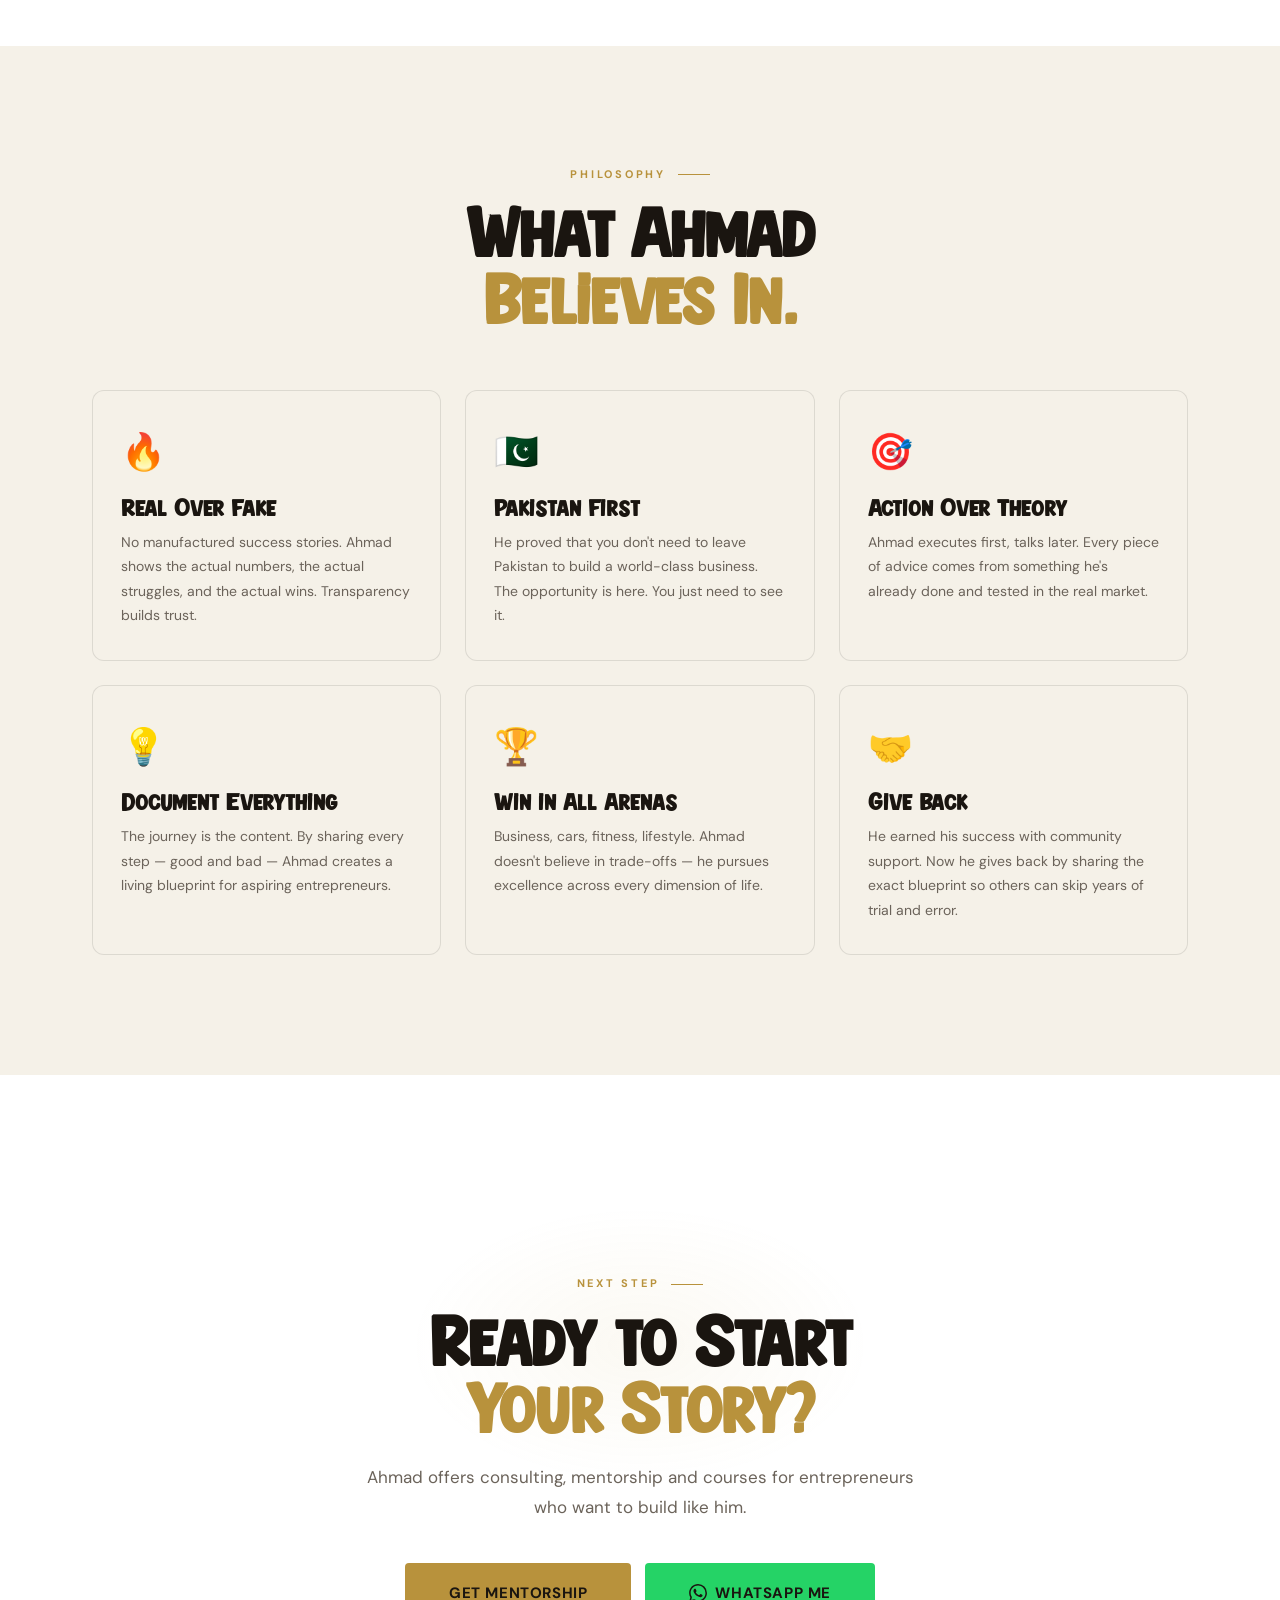
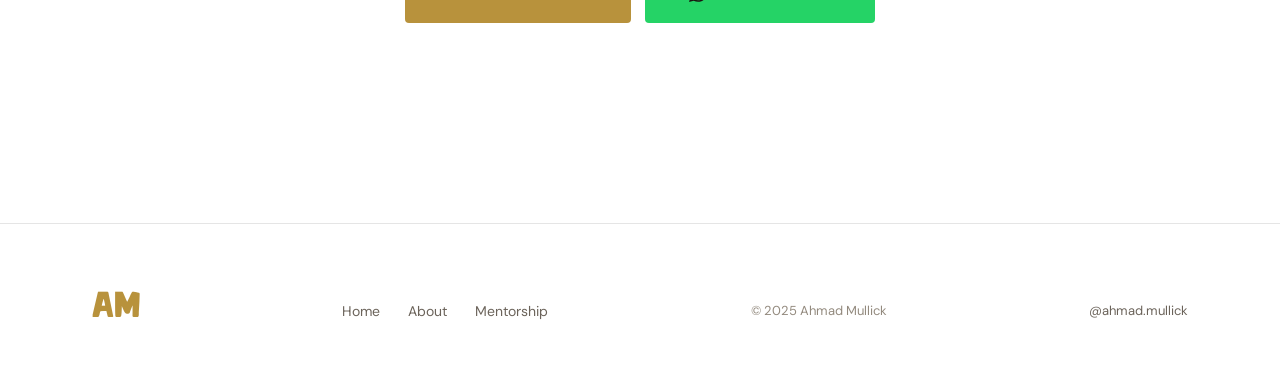
<file: about.html>
<!DOCTYPE html>
<html lang="en">
<head>
  <meta charset="UTF-8" />
  <meta name="viewport" content="width=device-width, initial-scale=1.0" />
  <title>About Ahmad Mullick — The Story</title>
  <meta name="description" content="The full story of Ahmad Mullick — from starting Airbnb in Pakistan to $300K/year, Race Wars champion, and business mentor." />

  <link rel="preconnect" href="https://fonts.googleapis.com" />
  <link rel="preconnect" href="https://fonts.gstatic.com" crossorigin />
  <link href="https://fonts.googleapis.com/css2?family=DM+Sans:wght@300;400;500;600;700&display=swap" rel="stylesheet" />
  <link rel="stylesheet" href="styles.css" />
</head>
<body>

  <!-- FLOATING WHATSAPP -->
  <div class="whatsapp-float">
    <span class="whatsapp-tooltip">Chat on WhatsApp</span>
    <a href="https://wa.me/923001234567?text=Hi%20Ahmad%2C%20I%20want%20to%20know%20more%20about%20your%20services!" target="_blank" class="whatsapp-bubble" aria-label="WhatsApp">
      <svg viewBox="0 0 24 24"><path d="M17.472 14.382c-.297-.149-1.758-.867-2.03-.967-.273-.099-.471-.148-.67.15-.197.297-.767.966-.94 1.164-.173.199-.347.223-.644.075-.297-.15-1.255-.463-2.39-1.475-.883-.788-1.48-1.761-1.653-2.059-.173-.297-.018-.458.13-.606.134-.133.298-.347.446-.52.149-.174.198-.298.298-.497.099-.198.05-.371-.025-.52-.075-.149-.669-1.612-.916-2.207-.242-.579-.487-.5-.669-.51-.173-.008-.371-.01-.57-.01-.198 0-.52.074-.792.372-.272.297-1.04 1.016-1.04 2.479 0 1.462 1.065 2.875 1.213 3.074.149.198 2.096 3.2 5.077 4.487.709.306 1.262.489 1.694.625.712.227 1.36.195 1.871.118.571-.085 1.758-.719 2.006-1.413.248-.694.248-1.289.173-1.413-.074-.124-.272-.198-.57-.347m-5.421 7.403h-.004a9.87 9.87 0 01-5.031-1.378l-.361-.214-3.741.982.998-3.648-.235-.374a9.86 9.86 0 01-1.51-5.26c.001-5.45 4.436-9.884 9.888-9.884 2.64 0 5.122 1.03 6.988 2.898a9.825 9.825 0 012.893 6.994c-.003 5.45-4.437 9.884-9.885 9.884m8.413-18.297A11.815 11.815 0 0012.05 0C5.495 0 .16 5.335.157 11.892c0 2.096.547 4.142 1.588 5.945L.057 24l6.305-1.654a11.882 11.882 0 005.683 1.448h.005c6.554 0 11.89-5.335 11.893-11.893a11.821 11.821 0 00-3.48-8.413z"/></svg>
    </a>
  </div>

  <!-- NAV -->
  <nav class="nav" id="nav">
    <div class="nav-inner">
      <a href="index.html" class="nav-logo">AM</a>
      <ul class="nav-links">
        <li><a href="index.html">Home</a></li>
        <li><a href="about.html" class="active">About</a></li>
        <li><a href="mentorship.html">Mentorship</a></li>
      </ul>
      <a href="mentorship.html" class="btn btn-gold btn-sm">Work With Me</a>
    </div>
  </nav>

  <!-- PAGE HERO -->
  <section class="page-hero">
    <div class="grid-overlay"></div>
    <div class="container">
      <p class="section-eyebrow center reveal">The Story Behind the Brand</p>
      <h1 class="section-title center reveal" style="font-size:clamp(44px,8vw,90px);">Ahmad<br /><span class="gold">Mullick</span></h1>
      <p class="section-subtitle center reveal">
        From a young guy with a big idea in Pakistan<br />to a $300K/year Airbnb empire and a community of thousands.
      </p>
    </div>
  </section>

  <!-- TIMELINE -->
  <section class="section" style="background:var(--bg-2);">
    <div class="container">
      <div style="display:grid;grid-template-columns:1fr 1fr;gap:80px;align-items:start;" class="about-grid">
        <div>
          <p class="section-eyebrow reveal">The Journey</p>
          <h2 class="section-title reveal">How It All<br /><span class="gold">Happened.</span></h2>
          <div class="timeline reveal">
            <div class="timeline-item">
              <div class="timeline-dot"></div>
              <div class="timeline-year">The Beginning</div>
              <div class="timeline-title">Spotting the Opportunity</div>
              <p class="timeline-text">Ahmad saw what most people missed — Airbnb was exploding globally but barely touched in Pakistan. While others doubted, he acted. He listed his first property and started learning the business from scratch.</p>
            </div>
            <div class="timeline-item">
              <div class="timeline-dot"></div>
              <div class="timeline-year">Scaling Up</div>
              <div class="timeline-title">From One Unit to a Business</div>
              <p class="timeline-text">With proof of concept established, Ahmad doubled down. He refined pricing strategies, optimized listings, built his guest experience system, and scaled to multiple units — turning a side hustle into a real business.</p>
            </div>
            <div class="timeline-item">
              <div class="timeline-dot"></div>
              <div class="timeline-year">The Big Number</div>
              <div class="timeline-title">$300,000 Per Year</div>
              <p class="timeline-text">The moment everything crystallized. Ahmad's Airbnb business crossed the $300K/year mark — a milestone almost no one in Pakistan had achieved. The blueprint was proven, and he knew he had to share it.</p>
            </div>
            <div class="timeline-item">
              <div class="timeline-dot"></div>
              <div class="timeline-year">The Platform</div>
              <div class="timeline-title">Building the Community</div>
              <p class="timeline-text">Ahmad started documenting the journey on Instagram — real numbers, real strategy, real lifestyle. No fake gurus, no motivation without method. 25,000 followers joined because the content was honest and actionable.</p>
            </div>
            <div class="timeline-item">
              <div class="timeline-dot"></div>
              <div class="timeline-year">Today</div>
              <div class="timeline-title">Guiding the Next Generation</div>
              <p class="timeline-text">Ahmad now combines running his business, racing his Benz, living at the penthouse, and mentoring entrepreneurs who want to replicate his path in Pakistan and beyond.</p>
            </div>
          </div>
        </div>
        <div class="reveal" style="position:sticky;top:120px;">
          <div style="background:var(--bg-3);border:1px solid var(--border);border-radius:24px;padding:40px;margin-bottom:24px;">
            <p style="font-size:13px;font-weight:600;letter-spacing:0.15em;text-transform:uppercase;color:var(--gold);margin-bottom:20px;">By the Numbers</p>
            <div style="display:flex;flex-direction:column;gap:20px;">
              <div style="display:flex;justify-content:space-between;align-items:center;padding-bottom:16px;border-bottom:1px solid var(--border);">
                <span style="font-size:15px;color:var(--text-muted);">Airbnb Revenue</span>
                <span style="font-size:24px;font-weight:900;color:var(--gold);">$300K/yr</span>
              </div>
              <div style="display:flex;justify-content:space-between;align-items:center;padding-bottom:16px;border-bottom:1px solid var(--border);">
                <span style="font-size:15px;color:var(--text-muted);">Instagram Followers</span>
                <span style="font-size:24px;font-weight:900;color:var(--gold);">25K+</span>
              </div>
              <div style="display:flex;justify-content:space-between;align-items:center;padding-bottom:16px;border-bottom:1px solid var(--border);">
                <span style="font-size:15px;color:var(--text-muted);">Business Deals</span>
                <span style="font-size:24px;font-weight:900;color:var(--gold);">1 Crore+</span>
              </div>
              <div style="display:flex;justify-content:space-between;align-items:center;padding-bottom:16px;border-bottom:1px solid var(--border);">
                <span style="font-size:15px;color:var(--text-muted);">Race Wars</span>
                <span style="font-size:24px;font-weight:900;color:var(--gold);">Champion 🏆</span>
              </div>
              <div style="display:flex;justify-content:space-between;align-items:center;">
                <span style="font-size:15px;color:var(--text-muted);">Content Posts</span>
                <span style="font-size:24px;font-weight:900;color:var(--gold);">50+</span>
              </div>
            </div>
          </div>
          <a href="mentorship.html" class="btn btn-primary" style="width:100%;justify-content:center;padding:16px;">Work With Ahmad →</a>
        </div>
      </div>
    </div>
  </section>

  <!-- LIFESTYLE / CARS GALLERY -->
  <section class="section lifestyle-full">
    <div class="container">
      <div class="lifestyle-header">
        <p class="section-eyebrow reveal">The Life He Built</p>
        <h2 class="section-title reveal">Cars, Penthouses<br /><span class="gold">&amp; Everything In Between.</span></h2>
        <p style="font-size:16px;color:var(--text-muted);max-width:560px;line-height:1.75;" class="reveal">
          Ahmad doesn't separate his work from his life. The Benz, the penthouse, the races — they're not distractions. They're the destination, documented live.
        </p>
      </div>

      <div class="car-showcase">
        <div class="car-main reveal">
          <div class="car-placeholder cp-1">
            <span class="cp-icon">🏎️</span>
            <span class="cp-label">The Mercedes-Benz</span>
            <span class="cp-tag">Ahmad's Daily Driver</span>
          </div>
          <div class="car-caption">
            <h4>Benz Life</h4>
            <p>From hustle to horsepower</p>
          </div>
        </div>
        <div class="car-side">
          <div class="car-thumb reveal">
            <div class="car-placeholder cp-2">
              <span class="cp-icon">🏙️</span>
              <span class="cp-label">The Penthouse</span>
              <span class="cp-tag">Day 4 of my Penthouse</span>
            </div>
            <div class="car-caption">
              <h4>Penthouse Views</h4>
              <p>The reward for relentless work</p>
            </div>
          </div>
          <div class="car-thumb reveal">
            <div class="car-placeholder cp-3">
              <span class="cp-icon">🏁</span>
              <span class="cp-label">Race Wars</span>
              <span class="cp-tag">@racewars.pk Champion</span>
            </div>
            <div class="car-caption">
              <h4>Race Wars Champion</h4>
              <p>Competing at the top level</p>
            </div>
          </div>
        </div>
      </div>

      <!-- Second row -->
      <div style="display:grid;grid-template-columns:repeat(3,1fr);gap:24px;margin-top:24px;">
        <div class="car-thumb reveal" style="height:220px;border-radius:var(--radius);">
          <div class="car-placeholder cp-4">
            <span class="cp-icon">💼</span>
            <span class="cp-label">Business Mode</span>
            <span class="cp-tag">The Grind Never Stops</span>
          </div>
        </div>
        <div class="car-thumb reveal" style="height:220px;border-radius:var(--radius);">
          <div class="car-placeholder cp-1" style="background:linear-gradient(135deg,#1a0a0a,#2a1010);">
            <span class="cp-icon">🧴</span>
            <span class="cp-label">Men's Skincare</span>
            <span class="cp-tag">Looking Sharp Always</span>
          </div>
        </div>
        <div class="car-thumb reveal" style="height:220px;border-radius:var(--radius);">
          <div class="car-placeholder cp-3" style="background:linear-gradient(135deg,#0a0a1a,#151525);">
            <span class="cp-icon">🇵🇰</span>
            <span class="cp-label">Pakistan First</span>
            <span class="cp-tag">Built at Home, Felt Worldwide</span>
          </div>
        </div>
      </div>

      <div style="text-align:center;margin-top:48px;" class="reveal">
        <a href="https://www.instagram.com/ahmad.mullick" target="_blank" class="btn btn-primary btn-lg">See More on Instagram</a>
      </div>
    </div>
  </section>

  <!-- VALUES -->
  <section class="section" style="background:var(--bg-2);">
    <div class="container">
      <p class="section-eyebrow center reveal">Philosophy</p>
      <h2 class="section-title center reveal">What Ahmad<br /><span class="gold">Believes In.</span></h2>
      <div style="display:grid;grid-template-columns:repeat(3,1fr);gap:24px;margin-top:56px;" class="content-grid">
        <div class="content-card reveal">
          <div class="cc-icon">🔥</div>
          <h3>Real Over Fake</h3>
          <p>No manufactured success stories. Ahmad shows the actual numbers, the actual struggles, and the actual wins. Transparency builds trust.</p>
        </div>
        <div class="content-card reveal">
          <div class="cc-icon">🇵🇰</div>
          <h3>Pakistan First</h3>
          <p>He proved that you don't need to leave Pakistan to build a world-class business. The opportunity is here. You just need to see it.</p>
        </div>
        <div class="content-card reveal">
          <div class="cc-icon">🎯</div>
          <h3>Action Over Theory</h3>
          <p>Ahmad executes first, talks later. Every piece of advice comes from something he's already done and tested in the real market.</p>
        </div>
        <div class="content-card reveal">
          <div class="cc-icon">💡</div>
          <h3>Document Everything</h3>
          <p>The journey is the content. By sharing every step — good and bad — Ahmad creates a living blueprint for aspiring entrepreneurs.</p>
        </div>
        <div class="content-card reveal">
          <div class="cc-icon">🏆</div>
          <h3>Win in All Arenas</h3>
          <p>Business, cars, fitness, lifestyle. Ahmad doesn't believe in trade-offs — he pursues excellence across every dimension of life.</p>
        </div>
        <div class="content-card reveal">
          <div class="cc-icon">🤝</div>
          <h3>Give Back</h3>
          <p>He earned his success with community support. Now he gives back by sharing the exact blueprint so others can skip years of trial and error.</p>
        </div>
      </div>
    </div>
  </section>

  <!-- CTA -->
  <section class="section contact" style="background:var(--bg);">
    <div class="container">
      <div class="contact-inner">
        <div class="contact-glow"></div>
        <p class="section-eyebrow center reveal">Next Step</p>
        <h2 class="section-title center reveal">Ready to Start<br /><span class="gold">Your Story?</span></h2>
        <p class="section-subtitle center reveal">Ahmad offers consulting, mentorship and courses for entrepreneurs who want to build like him.</p>
        <div class="contact-ctas reveal">
          <a href="mentorship.html" class="btn btn-primary btn-lg">Get Mentorship</a>
          <a href="https://wa.me/923001234567?text=Hi%20Ahmad!" target="_blank" class="btn btn-whatsapp btn-lg">
            <svg viewBox="0 0 24 24" fill="currentColor" width="18" height="18"><path d="M17.472 14.382c-.297-.149-1.758-.867-2.03-.967-.273-.099-.471-.148-.67.15-.197.297-.767.966-.94 1.164-.173.199-.347.223-.644.075-.297-.15-1.255-.463-2.39-1.475-.883-.788-1.48-1.761-1.653-2.059-.173-.297-.018-.458.13-.606.134-.133.298-.347.446-.52.149-.174.198-.298.298-.497.099-.198.05-.371-.025-.52-.075-.149-.669-1.612-.916-2.207-.242-.579-.487-.5-.669-.51-.173-.008-.371-.01-.57-.01-.198 0-.52.074-.792.372-.272.297-1.04 1.016-1.04 2.479 0 1.462 1.065 2.875 1.213 3.074.149.198 2.096 3.2 5.077 4.487.709.306 1.262.489 1.694.625.712.227 1.36.195 1.871.118.571-.085 1.758-.719 2.006-1.413.248-.694.248-1.289.173-1.413-.074-.124-.272-.198-.57-.347m-5.421 7.403h-.004a9.87 9.87 0 01-5.031-1.378l-.361-.214-3.741.982.998-3.648-.235-.374a9.86 9.86 0 01-1.51-5.26c.001-5.45 4.436-9.884 9.888-9.884 2.64 0 5.122 1.03 6.988 2.898a9.825 9.825 0 012.893 6.994c-.003 5.45-4.437 9.884-9.885 9.884m8.413-18.297A11.815 11.815 0 0012.05 0C5.495 0 .16 5.335.157 11.892c0 2.096.547 4.142 1.588 5.945L.057 24l6.305-1.654a11.882 11.882 0 005.683 1.448h.005c6.554 0 11.89-5.335 11.893-11.893a11.821 11.821 0 00-3.48-8.413z"/></svg>
            WhatsApp Me
          </a>
        </div>
      </div>
    </div>
  </section>

  <!-- FOOTER -->
  <footer class="footer">
    <div class="container">
      <div class="footer-inner">
        <div class="footer-logo">AM</div>
        <div class="footer-links">
          <a href="index.html">Home</a>
          <a href="about.html">About</a>
          <a href="mentorship.html">Mentorship</a>
        </div>
        <p class="footer-copy">© 2025 Ahmad Mullick</p>
        <a href="https://www.instagram.com/ahmad.mullick" target="_blank" class="footer-ig">@ahmad.mullick</a>
      </div>
    </div>
  </footer>

  <script src="script.js"></script>
</body>
</html>
</file>
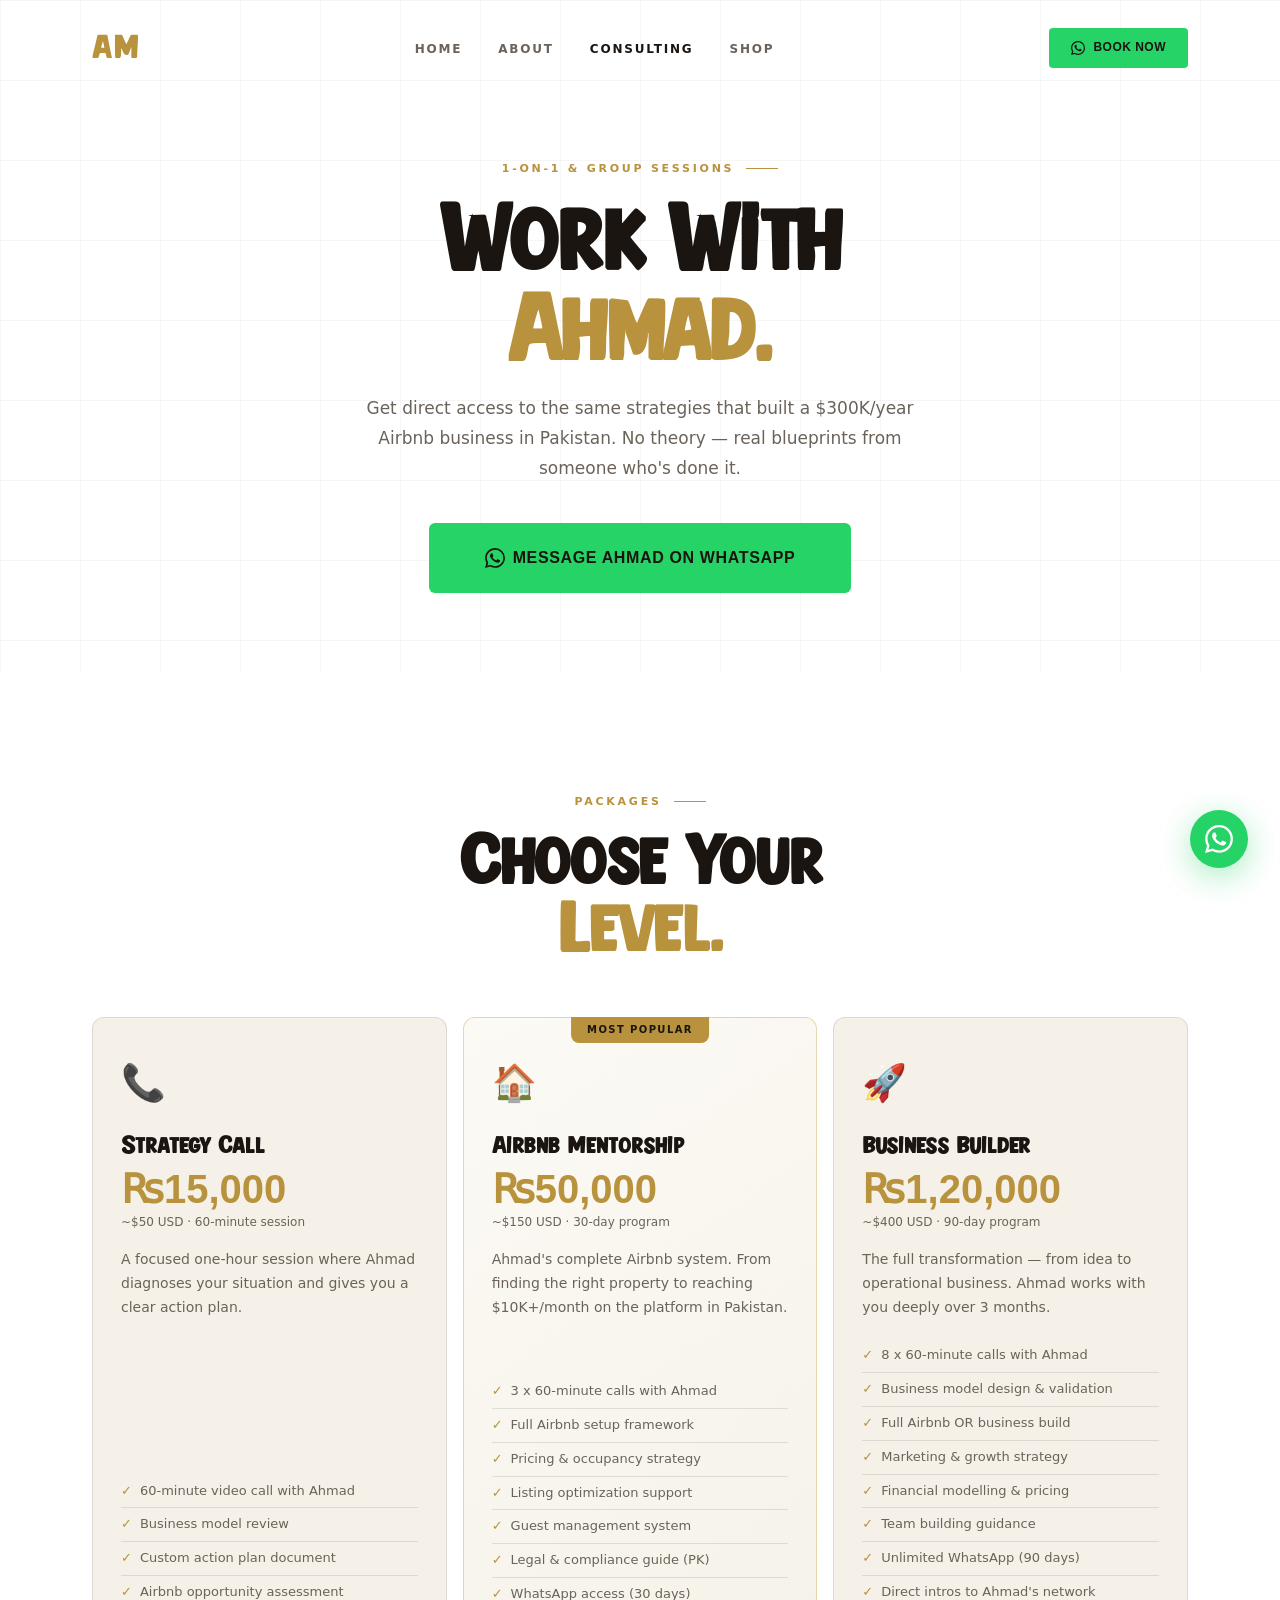
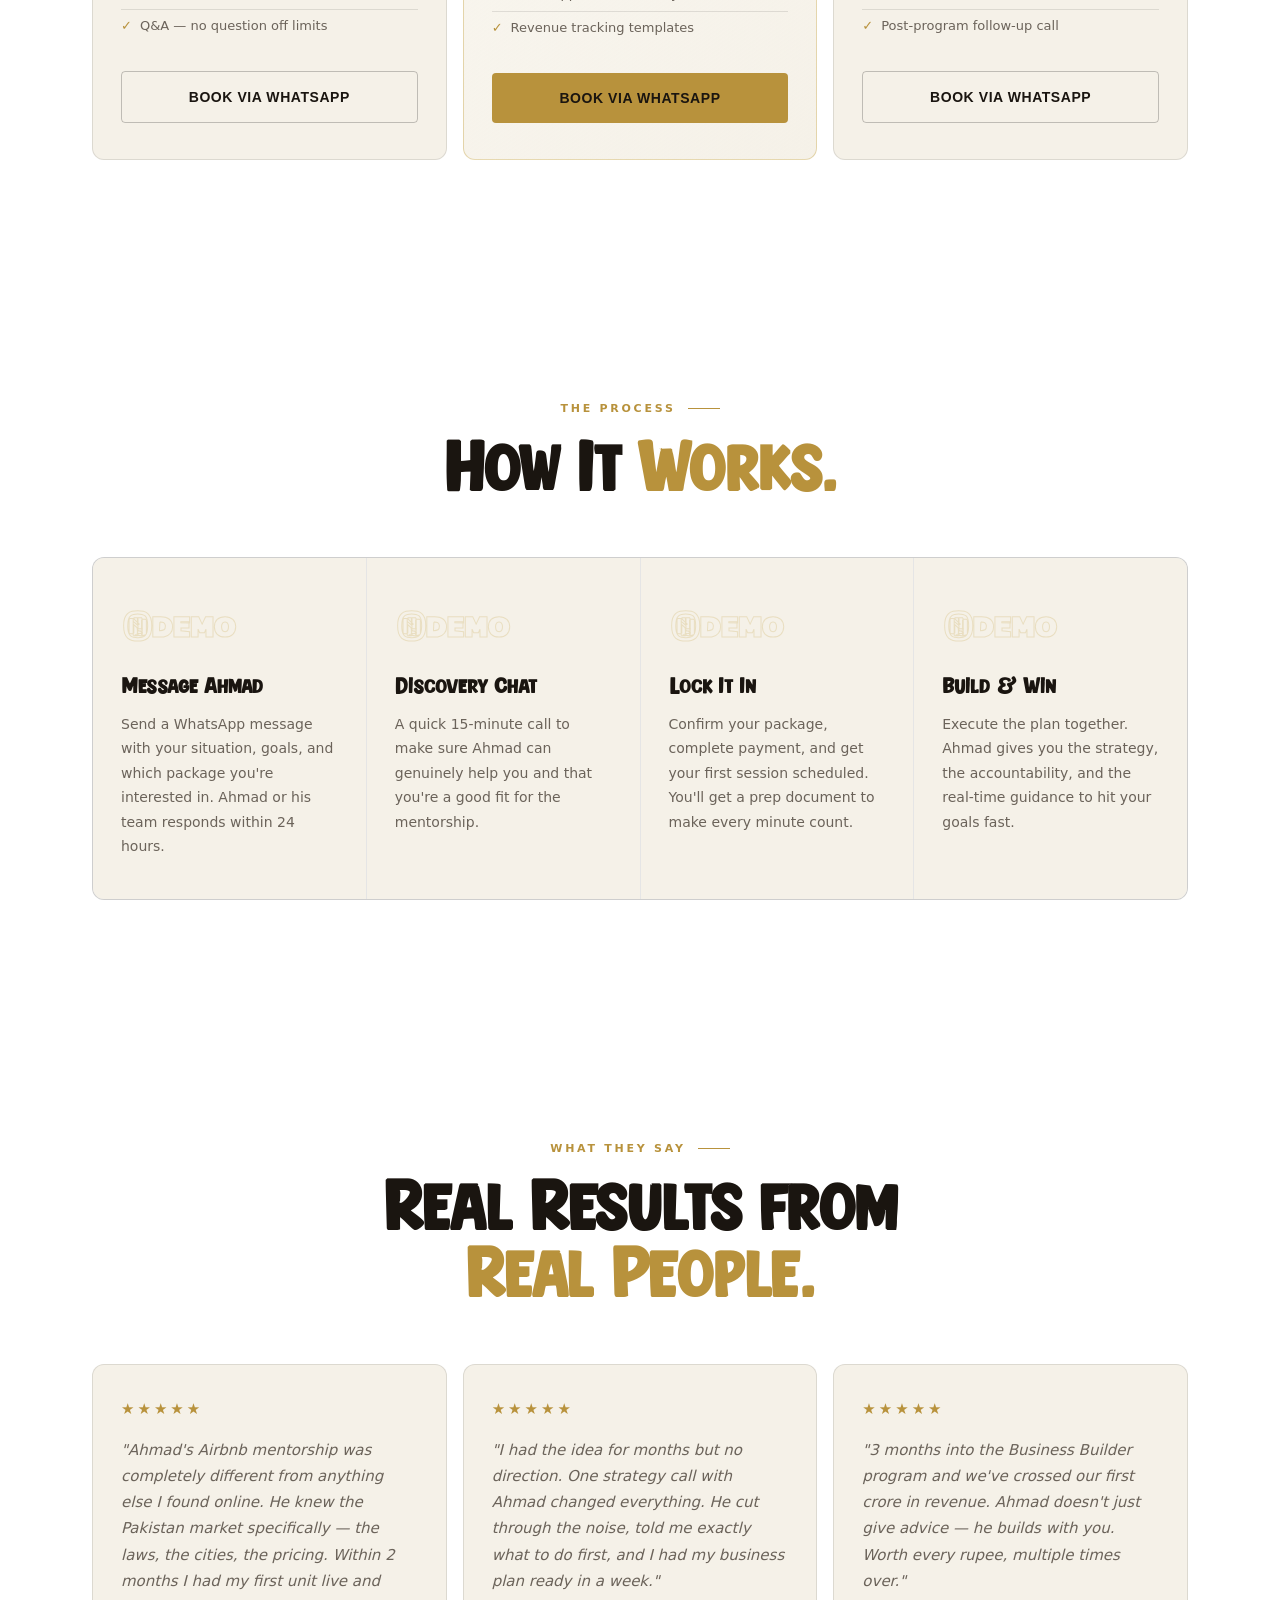
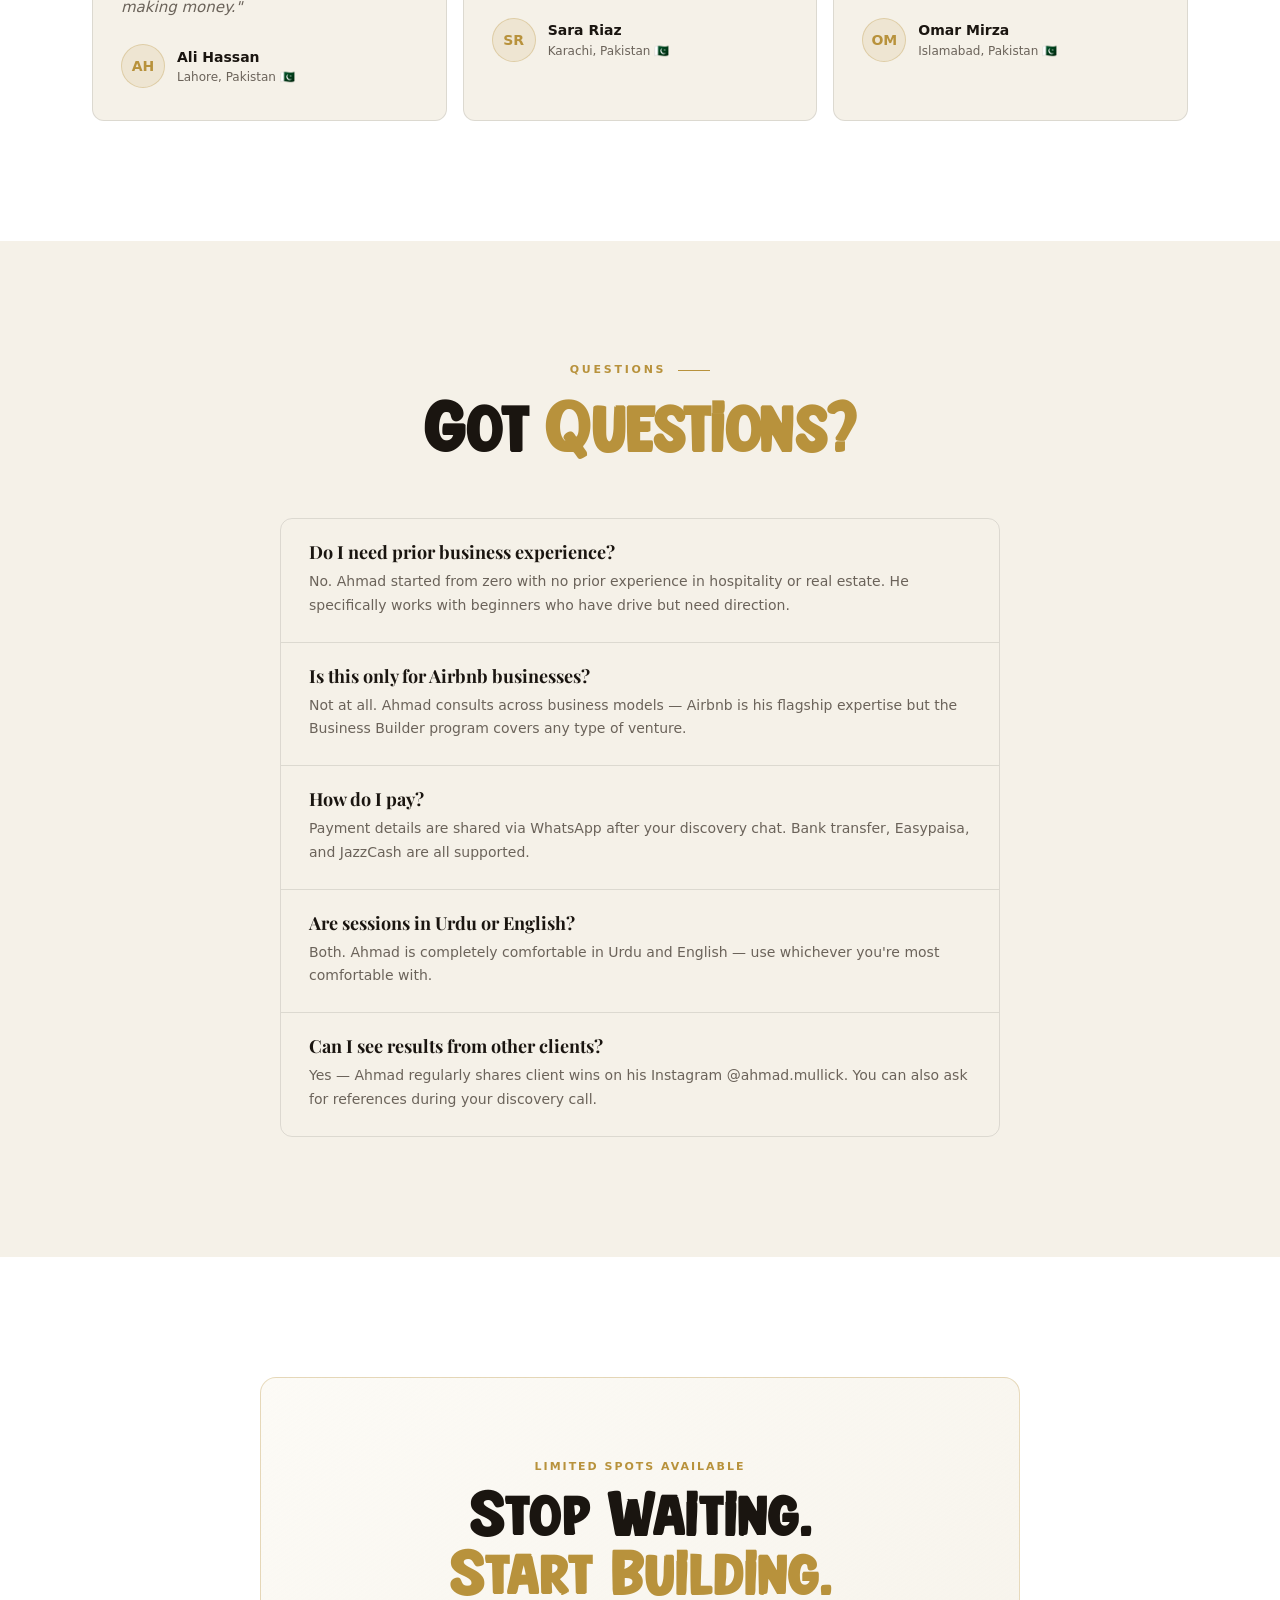
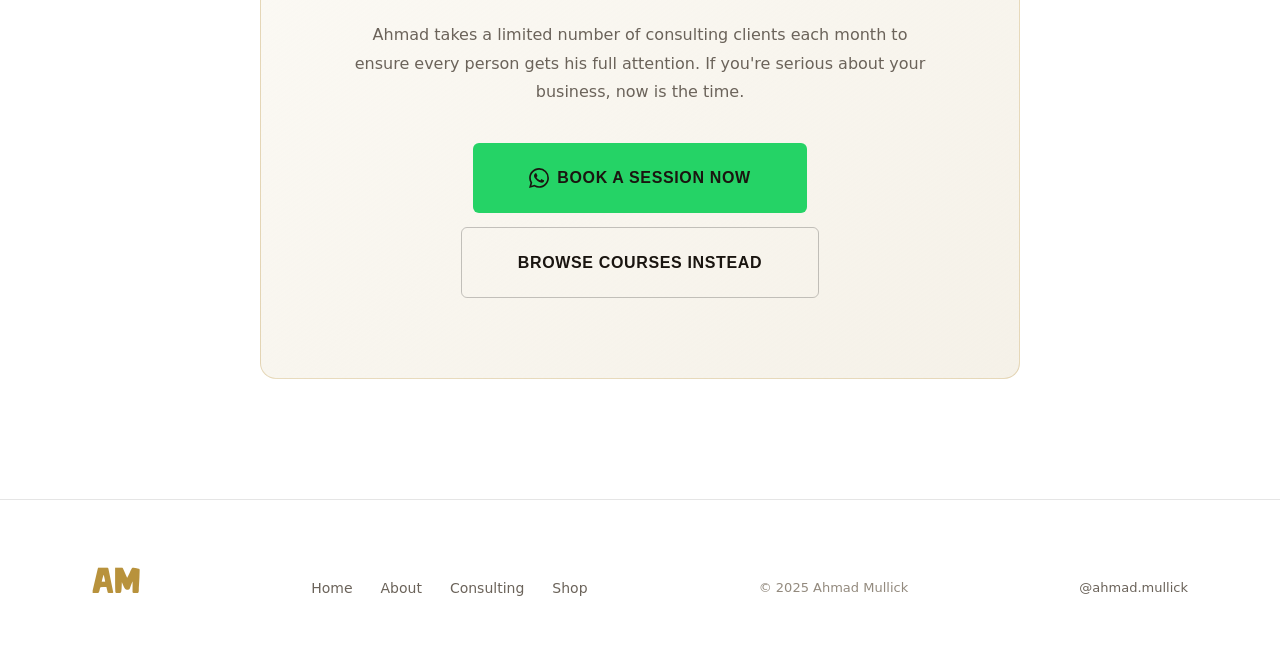
<file: consulting.html>
<!DOCTYPE html>
<html lang="en">
<head>
  <meta charset="UTF-8" />
  <meta name="viewport" content="width=device-width, initial-scale=1.0" />
  <title>Consulting — Work With Ahmad Mullick</title>
  <meta name="description" content="Work with Ahmad Mullick — 1-on-1 business consulting, Airbnb mentorship, and strategy sessions for Pakistani entrepreneurs." />
  <link rel="preconnect" href="https://fonts.googleapis.com" />
  <link rel="preconnect" href="https://fonts.gstatic.com" crossorigin />
  <link href="https://fonts.googleapis.com/css2?family=Playfair+Display:wght@400;700;900&family=Inter:wght@300;400;500;600&display=swap" rel="stylesheet" />
  <link rel="stylesheet" href="styles.css" />
</head>
<body>

  <!-- FLOATING WHATSAPP -->
  <div class="whatsapp-float">
    <span class="whatsapp-tooltip">Book via WhatsApp</span>
    <a href="https://wa.me/923001234567?text=Hi%20Ahmad%2C%20I%20want%20to%20book%20a%20consulting%20session!" target="_blank" class="whatsapp-bubble" aria-label="WhatsApp">
      <svg viewBox="0 0 24 24"><path d="M17.472 14.382c-.297-.149-1.758-.867-2.03-.967-.273-.099-.471-.148-.67.15-.197.297-.767.966-.94 1.164-.173.199-.347.223-.644.075-.297-.15-1.255-.463-2.39-1.475-.883-.788-1.48-1.761-1.653-2.059-.173-.297-.018-.458.13-.606.134-.133.298-.347.446-.52.149-.174.198-.298.298-.497.099-.198.05-.371-.025-.52-.075-.149-.669-1.612-.916-2.207-.242-.579-.487-.5-.669-.51-.173-.008-.371-.01-.57-.01-.198 0-.52.074-.792.372-.272.297-1.04 1.016-1.04 2.479 0 1.462 1.065 2.875 1.213 3.074.149.198 2.096 3.2 5.077 4.487.709.306 1.262.489 1.694.625.712.227 1.36.195 1.871.118.571-.085 1.758-.719 2.006-1.413.248-.694.248-1.289.173-1.413-.074-.124-.272-.198-.57-.347m-5.421 7.403h-.004a9.87 9.87 0 01-5.031-1.378l-.361-.214-3.741.982.998-3.648-.235-.374a9.86 9.86 0 01-1.51-5.26c.001-5.45 4.436-9.884 9.888-9.884 2.64 0 5.122 1.03 6.988 2.898a9.825 9.825 0 012.893 6.994c-.003 5.45-4.437 9.884-9.885 9.884m8.413-18.297A11.815 11.815 0 0012.05 0C5.495 0 .16 5.335.157 11.892c0 2.096.547 4.142 1.588 5.945L.057 24l6.305-1.654a11.882 11.882 0 005.683 1.448h.005c6.554 0 11.89-5.335 11.893-11.893a11.821 11.821 0 00-3.48-8.413z"/></svg>
    </a>
  </div>

  <!-- NAV -->
  <nav class="nav" id="nav">
    <div class="nav-inner">
      <a href="index.html" class="nav-logo">AM</a>
      <ul class="nav-links">
        <li><a href="index.html">Home</a></li>
        <li><a href="about.html">About</a></li>
        <li><a href="consulting.html" class="active">Consulting</a></li>
        <li><a href="shop.html">Shop</a></li>
      </ul>
      <a href="https://wa.me/923001234567?text=Hi%20Ahmad%2C%20I%20want%20to%20book%20a%20session!" target="_blank" class="btn btn-whatsapp btn-sm">
        <svg viewBox="0 0 24 24" fill="currentColor" width="14" height="14"><path d="M17.472 14.382c-.297-.149-1.758-.867-2.03-.967-.273-.099-.471-.148-.67.15-.197.297-.767.966-.94 1.164-.173.199-.347.223-.644.075-.297-.15-1.255-.463-2.39-1.475-.883-.788-1.48-1.761-1.653-2.059-.173-.297-.018-.458.13-.606.134-.133.298-.347.446-.52.149-.174.198-.298.298-.497.099-.198.05-.371-.025-.52-.075-.149-.669-1.612-.916-2.207-.242-.579-.487-.5-.669-.51-.173-.008-.371-.01-.57-.01-.198 0-.52.074-.792.372-.272.297-1.04 1.016-1.04 2.479 0 1.462 1.065 2.875 1.213 3.074.149.198 2.096 3.2 5.077 4.487.709.306 1.262.489 1.694.625.712.227 1.36.195 1.871.118.571-.085 1.758-.719 2.006-1.413.248-.694.248-1.289.173-1.413-.074-.124-.272-.198-.57-.347m-5.421 7.403h-.004a9.87 9.87 0 01-5.031-1.378l-.361-.214-3.741.982.998-3.648-.235-.374a9.86 9.86 0 01-1.51-5.26c.001-5.45 4.436-9.884 9.888-9.884 2.64 0 5.122 1.03 6.988 2.898a9.825 9.825 0 012.893 6.994c-.003 5.45-4.437 9.884-9.885 9.884m8.413-18.297A11.815 11.815 0 0012.05 0C5.495 0 .16 5.335.157 11.892c0 2.096.547 4.142 1.588 5.945L.057 24l6.305-1.654a11.882 11.882 0 005.683 1.448h.005c6.554 0 11.89-5.335 11.893-11.893a11.821 11.821 0 00-3.48-8.413z"/></svg>
        Book Now
      </a>
    </div>
  </nav>

  <!-- PAGE HERO -->
  <section class="page-hero">
    <div class="grid-overlay"></div>
    <div class="container">
      <p class="section-eyebrow center reveal">1-on-1 &amp; Group Sessions</p>
      <h1 class="section-title center reveal" style="font-size:clamp(44px,8vw,86px);">Work With<br /><span class="gold">Ahmad.</span></h1>
      <p class="section-subtitle center reveal">
        Get direct access to the same strategies that built a $300K/year Airbnb business in Pakistan. No theory — real blueprints from someone who's done it.
      </p>
      <div class="reveal" style="text-align:center;">
        <a href="https://wa.me/923001234567?text=Hi%20Ahmad%2C%20I%20want%20to%20book%20a%20consulting%20session!" target="_blank" class="btn btn-whatsapp btn-xl">
          <svg viewBox="0 0 24 24" fill="currentColor" width="20" height="20"><path d="M17.472 14.382c-.297-.149-1.758-.867-2.03-.967-.273-.099-.471-.148-.67.15-.197.297-.767.966-.94 1.164-.173.199-.347.223-.644.075-.297-.15-1.255-.463-2.39-1.475-.883-.788-1.48-1.761-1.653-2.059-.173-.297-.018-.458.13-.606.134-.133.298-.347.446-.52.149-.174.198-.298.298-.497.099-.198.05-.371-.025-.52-.075-.149-.669-1.612-.916-2.207-.242-.579-.487-.5-.669-.51-.173-.008-.371-.01-.57-.01-.198 0-.52.074-.792.372-.272.297-1.04 1.016-1.04 2.479 0 1.462 1.065 2.875 1.213 3.074.149.198 2.096 3.2 5.077 4.487.709.306 1.262.489 1.694.625.712.227 1.36.195 1.871.118.571-.085 1.758-.719 2.006-1.413.248-.694.248-1.289.173-1.413-.074-.124-.272-.198-.57-.347m-5.421 7.403h-.004a9.87 9.87 0 01-5.031-1.378l-.361-.214-3.741.982.998-3.648-.235-.374a9.86 9.86 0 01-1.51-5.26c.001-5.45 4.436-9.884 9.888-9.884 2.64 0 5.122 1.03 6.988 2.898a9.825 9.825 0 012.893 6.994c-.003 5.45-4.437 9.884-9.885 9.884m8.413-18.297A11.815 11.815 0 0012.05 0C5.495 0 .16 5.335.157 11.892c0 2.096.547 4.142 1.588 5.945L.057 24l6.305-1.654a11.882 11.882 0 005.683 1.448h.005c6.554 0 11.89-5.335 11.893-11.893a11.821 11.821 0 00-3.48-8.413z"/></svg>
          Message Ahmad on WhatsApp
        </a>
      </div>
    </div>
  </section>

  <!-- SERVICES / PACKAGES -->
  <section class="section consulting-services">
    <div class="container">
      <p class="section-eyebrow center reveal">Packages</p>
      <h2 class="section-title center reveal">Choose Your<br /><span class="gold">Level.</span></h2>
      <div class="services-grid">

        <!-- Strategy Call -->
        <div class="service-card reveal">
          <div class="service-icon">📞</div>
          <div class="service-name">Strategy Call</div>
          <div class="service-price">₨15,000</div>
          <div class="service-price-note">~$50 USD · 60-minute session</div>
          <p class="service-desc">A focused one-hour session where Ahmad diagnoses your situation and gives you a clear action plan.</p>
          <ul class="service-features">
            <li>60-minute video call with Ahmad</li>
            <li>Business model review</li>
            <li>Custom action plan document</li>
            <li>Airbnb opportunity assessment</li>
            <li>Q&amp;A — no question off limits</li>
          </ul>
          <a href="https://wa.me/923001234567?text=Hi%20Ahmad%2C%20I%20want%20to%20book%20a%20Strategy%20Call!" target="_blank" class="btn btn-outline" style="width:100%;justify-content:center;">Book via WhatsApp</a>
        </div>

        <!-- Airbnb Mentorship -->
        <div class="service-card popular reveal">
          <div class="popular-tag">Most Popular</div>
          <div class="service-icon">🏠</div>
          <div class="service-name">Airbnb Mentorship</div>
          <div class="service-price">₨50,000</div>
          <div class="service-price-note">~$150 USD · 30-day program</div>
          <p class="service-desc">Ahmad's complete Airbnb system. From finding the right property to reaching $10K+/month on the platform in Pakistan.</p>
          <ul class="service-features">
            <li>3 x 60-minute calls with Ahmad</li>
            <li>Full Airbnb setup framework</li>
            <li>Pricing &amp; occupancy strategy</li>
            <li>Listing optimization support</li>
            <li>Guest management system</li>
            <li>Legal &amp; compliance guide (PK)</li>
            <li>WhatsApp access (30 days)</li>
            <li>Revenue tracking templates</li>
          </ul>
          <a href="https://wa.me/923001234567?text=Hi%20Ahmad%2C%20I%20want%20the%20Airbnb%20Mentorship%20Package!" target="_blank" class="btn btn-primary" style="width:100%;justify-content:center;">Book via WhatsApp</a>
        </div>

        <!-- Business Builder -->
        <div class="service-card reveal">
          <div class="service-icon">🚀</div>
          <div class="service-name">Business Builder</div>
          <div class="service-price">₨1,20,000</div>
          <div class="service-price-note">~$400 USD · 90-day program</div>
          <p class="service-desc">The full transformation — from idea to operational business. Ahmad works with you deeply over 3 months.</p>
          <ul class="service-features">
            <li>8 x 60-minute calls with Ahmad</li>
            <li>Business model design &amp; validation</li>
            <li>Full Airbnb OR business build</li>
            <li>Marketing &amp; growth strategy</li>
            <li>Financial modelling &amp; pricing</li>
            <li>Team building guidance</li>
            <li>Unlimited WhatsApp (90 days)</li>
            <li>Direct intros to Ahmad's network</li>
            <li>Post-program follow-up call</li>
          </ul>
          <a href="https://wa.me/923001234567?text=Hi%20Ahmad%2C%20I%20want%20the%20Business%20Builder%20Package!" target="_blank" class="btn btn-outline" style="width:100%;justify-content:center;">Book via WhatsApp</a>
        </div>

      </div>
    </div>
  </section>

  <!-- HOW IT WORKS -->
  <section class="section how-it-works">
    <div class="container">
      <p class="section-eyebrow center reveal">The Process</p>
      <h2 class="section-title center reveal">How It <span class="gold">Works.</span></h2>
      <div class="steps-grid">
        <div class="step-card reveal">
          <div class="step-num">1</div>
          <div class="step-title">Message Ahmad</div>
          <p class="step-text">Send a WhatsApp message with your situation, goals, and which package you're interested in. Ahmad or his team responds within 24 hours.</p>
        </div>
        <div class="step-card reveal">
          <div class="step-num">2</div>
          <div class="step-title">Discovery Chat</div>
          <p class="step-text">A quick 15-minute call to make sure Ahmad can genuinely help you and that you're a good fit for the mentorship.</p>
        </div>
        <div class="step-card reveal">
          <div class="step-num">3</div>
          <div class="step-title">Lock It In</div>
          <p class="step-text">Confirm your package, complete payment, and get your first session scheduled. You'll get a prep document to make every minute count.</p>
        </div>
        <div class="step-card reveal">
          <div class="step-num">4</div>
          <div class="step-title">Build &amp; Win</div>
          <p class="step-text">Execute the plan together. Ahmad gives you the strategy, the accountability, and the real-time guidance to hit your goals fast.</p>
        </div>
      </div>
    </div>
  </section>

  <!-- TESTIMONIALS -->
  <section class="section testimonials">
    <div class="container">
      <p class="section-eyebrow center reveal">What They Say</p>
      <h2 class="section-title center reveal">Real Results from<br /><span class="gold">Real People.</span></h2>
      <div class="testimonials-grid">
        <div class="testi-card reveal">
          <div class="testi-stars">★★★★★</div>
          <p class="testi-text">"Ahmad's Airbnb mentorship was completely different from anything else I found online. He knew the Pakistan market specifically — the laws, the cities, the pricing. Within 2 months I had my first unit live and making money."</p>
          <div class="testi-author">
            <div class="testi-avatar">AH</div>
            <div>
              <div class="testi-name">Ali Hassan</div>
              <div class="testi-loc">Lahore, Pakistan 🇵🇰</div>
            </div>
          </div>
        </div>
        <div class="testi-card reveal">
          <div class="testi-stars">★★★★★</div>
          <p class="testi-text">"I had the idea for months but no direction. One strategy call with Ahmad changed everything. He cut through the noise, told me exactly what to do first, and I had my business plan ready in a week."</p>
          <div class="testi-author">
            <div class="testi-avatar">SR</div>
            <div>
              <div class="testi-name">Sara Riaz</div>
              <div class="testi-loc">Karachi, Pakistan 🇵🇰</div>
            </div>
          </div>
        </div>
        <div class="testi-card reveal">
          <div class="testi-stars">★★★★★</div>
          <p class="testi-text">"3 months into the Business Builder program and we've crossed our first crore in revenue. Ahmad doesn't just give advice — he builds with you. Worth every rupee, multiple times over."</p>
          <div class="testi-author">
            <div class="testi-avatar">OM</div>
            <div>
              <div class="testi-name">Omar Mirza</div>
              <div class="testi-loc">Islamabad, Pakistan 🇵🇰</div>
            </div>
          </div>
        </div>
      </div>
    </div>
  </section>

  <!-- FAQ -->
  <section class="section" style="background:var(--bg-2);">
    <div class="container">
      <p class="section-eyebrow center reveal">Questions</p>
      <h2 class="section-title center reveal">Got <span class="gold">Questions?</span></h2>
      <div style="max-width:720px;margin:56px auto 0;" class="reveal">

        <div style="border:1px solid var(--border);border-radius:var(--radius);overflow:hidden;">
          <div style="padding:24px 28px;border-bottom:1px solid var(--border);">
            <h4 style="font-family:'Playfair Display',serif;font-size:18px;margin-bottom:8px;">Do I need prior business experience?</h4>
            <p style="font-size:14px;color:var(--text-muted);line-height:1.7;">No. Ahmad started from zero with no prior experience in hospitality or real estate. He specifically works with beginners who have drive but need direction.</p>
          </div>
          <div style="padding:24px 28px;border-bottom:1px solid var(--border);">
            <h4 style="font-family:'Playfair Display',serif;font-size:18px;margin-bottom:8px;">Is this only for Airbnb businesses?</h4>
            <p style="font-size:14px;color:var(--text-muted);line-height:1.7;">Not at all. Ahmad consults across business models — Airbnb is his flagship expertise but the Business Builder program covers any type of venture.</p>
          </div>
          <div style="padding:24px 28px;border-bottom:1px solid var(--border);">
            <h4 style="font-family:'Playfair Display',serif;font-size:18px;margin-bottom:8px;">How do I pay?</h4>
            <p style="font-size:14px;color:var(--text-muted);line-height:1.7;">Payment details are shared via WhatsApp after your discovery chat. Bank transfer, Easypaisa, and JazzCash are all supported.</p>
          </div>
          <div style="padding:24px 28px;border-bottom:1px solid var(--border);">
            <h4 style="font-family:'Playfair Display',serif;font-size:18px;margin-bottom:8px;">Are sessions in Urdu or English?</h4>
            <p style="font-size:14px;color:var(--text-muted);line-height:1.7;">Both. Ahmad is completely comfortable in Urdu and English — use whichever you're most comfortable with.</p>
          </div>
          <div style="padding:24px 28px;">
            <h4 style="font-family:'Playfair Display',serif;font-size:18px;margin-bottom:8px;">Can I see results from other clients?</h4>
            <p style="font-size:14px;color:var(--text-muted);line-height:1.7;">Yes — Ahmad regularly shares client wins on his Instagram @ahmad.mullick. You can also ask for references during your discovery call.</p>
          </div>
        </div>

      </div>
    </div>
  </section>

  <!-- FINAL CTA -->
  <section class="section" style="background:var(--bg);">
    <div class="container">
      <div class="cta-block">
        <p style="font-size:11px;font-weight:700;letter-spacing:0.18em;text-transform:uppercase;color:var(--gold);margin-bottom:12px;position:relative;">Limited Spots Available</p>
        <h2 class="cta-block-title">Stop Waiting.<br /><span class="gold">Start Building.</span></h2>
        <p class="cta-block-text">Ahmad takes a limited number of consulting clients each month to ensure every person gets his full attention. If you're serious about your business, now is the time.</p>
        <div class="cta-block-btns">
          <a href="https://wa.me/923001234567?text=Hi%20Ahmad%2C%20I%20want%20to%20book%20a%20consulting%20session!" target="_blank" class="btn btn-whatsapp btn-xl">
            <svg viewBox="0 0 24 24" fill="currentColor" width="20" height="20"><path d="M17.472 14.382c-.297-.149-1.758-.867-2.03-.967-.273-.099-.471-.148-.67.15-.197.297-.767.966-.94 1.164-.173.199-.347.223-.644.075-.297-.15-1.255-.463-2.39-1.475-.883-.788-1.48-1.761-1.653-2.059-.173-.297-.018-.458.13-.606.134-.133.298-.347.446-.52.149-.174.198-.298.298-.497.099-.198.05-.371-.025-.52-.075-.149-.669-1.612-.916-2.207-.242-.579-.487-.5-.669-.51-.173-.008-.371-.01-.57-.01-.198 0-.52.074-.792.372-.272.297-1.04 1.016-1.04 2.479 0 1.462 1.065 2.875 1.213 3.074.149.198 2.096 3.2 5.077 4.487.709.306 1.262.489 1.694.625.712.227 1.36.195 1.871.118.571-.085 1.758-.719 2.006-1.413.248-.694.248-1.289.173-1.413-.074-.124-.272-.198-.57-.347m-5.421 7.403h-.004a9.87 9.87 0 01-5.031-1.378l-.361-.214-3.741.982.998-3.648-.235-.374a9.86 9.86 0 01-1.51-5.26c.001-5.45 4.436-9.884 9.888-9.884 2.64 0 5.122 1.03 6.988 2.898a9.825 9.825 0 012.893 6.994c-.003 5.45-4.437 9.884-9.885 9.884m8.413-18.297A11.815 11.815 0 0012.05 0C5.495 0 .16 5.335.157 11.892c0 2.096.547 4.142 1.588 5.945L.057 24l6.305-1.654a11.882 11.882 0 005.683 1.448h.005c6.554 0 11.89-5.335 11.893-11.893a11.821 11.821 0 00-3.48-8.413z"/></svg>
            Book a Session Now
          </a>
          <a href="shop.html" class="btn btn-outline btn-xl">Browse Courses Instead</a>
        </div>
      </div>
    </div>
  </section>

  <!-- FOOTER -->
  <footer class="footer">
    <div class="container">
      <div class="footer-inner">
        <div class="footer-logo">AM</div>
        <div class="footer-links">
          <a href="index.html">Home</a>
          <a href="about.html">About</a>
          <a href="consulting.html">Consulting</a>
          <a href="shop.html">Shop</a>
        </div>
        <p class="footer-copy">© 2025 Ahmad Mullick</p>
        <a href="https://www.instagram.com/ahmad.mullick" target="_blank" class="footer-ig">@ahmad.mullick</a>
      </div>
    </div>
  </footer>

  <script src="script.js"></script>
</body>
</html>
</file>
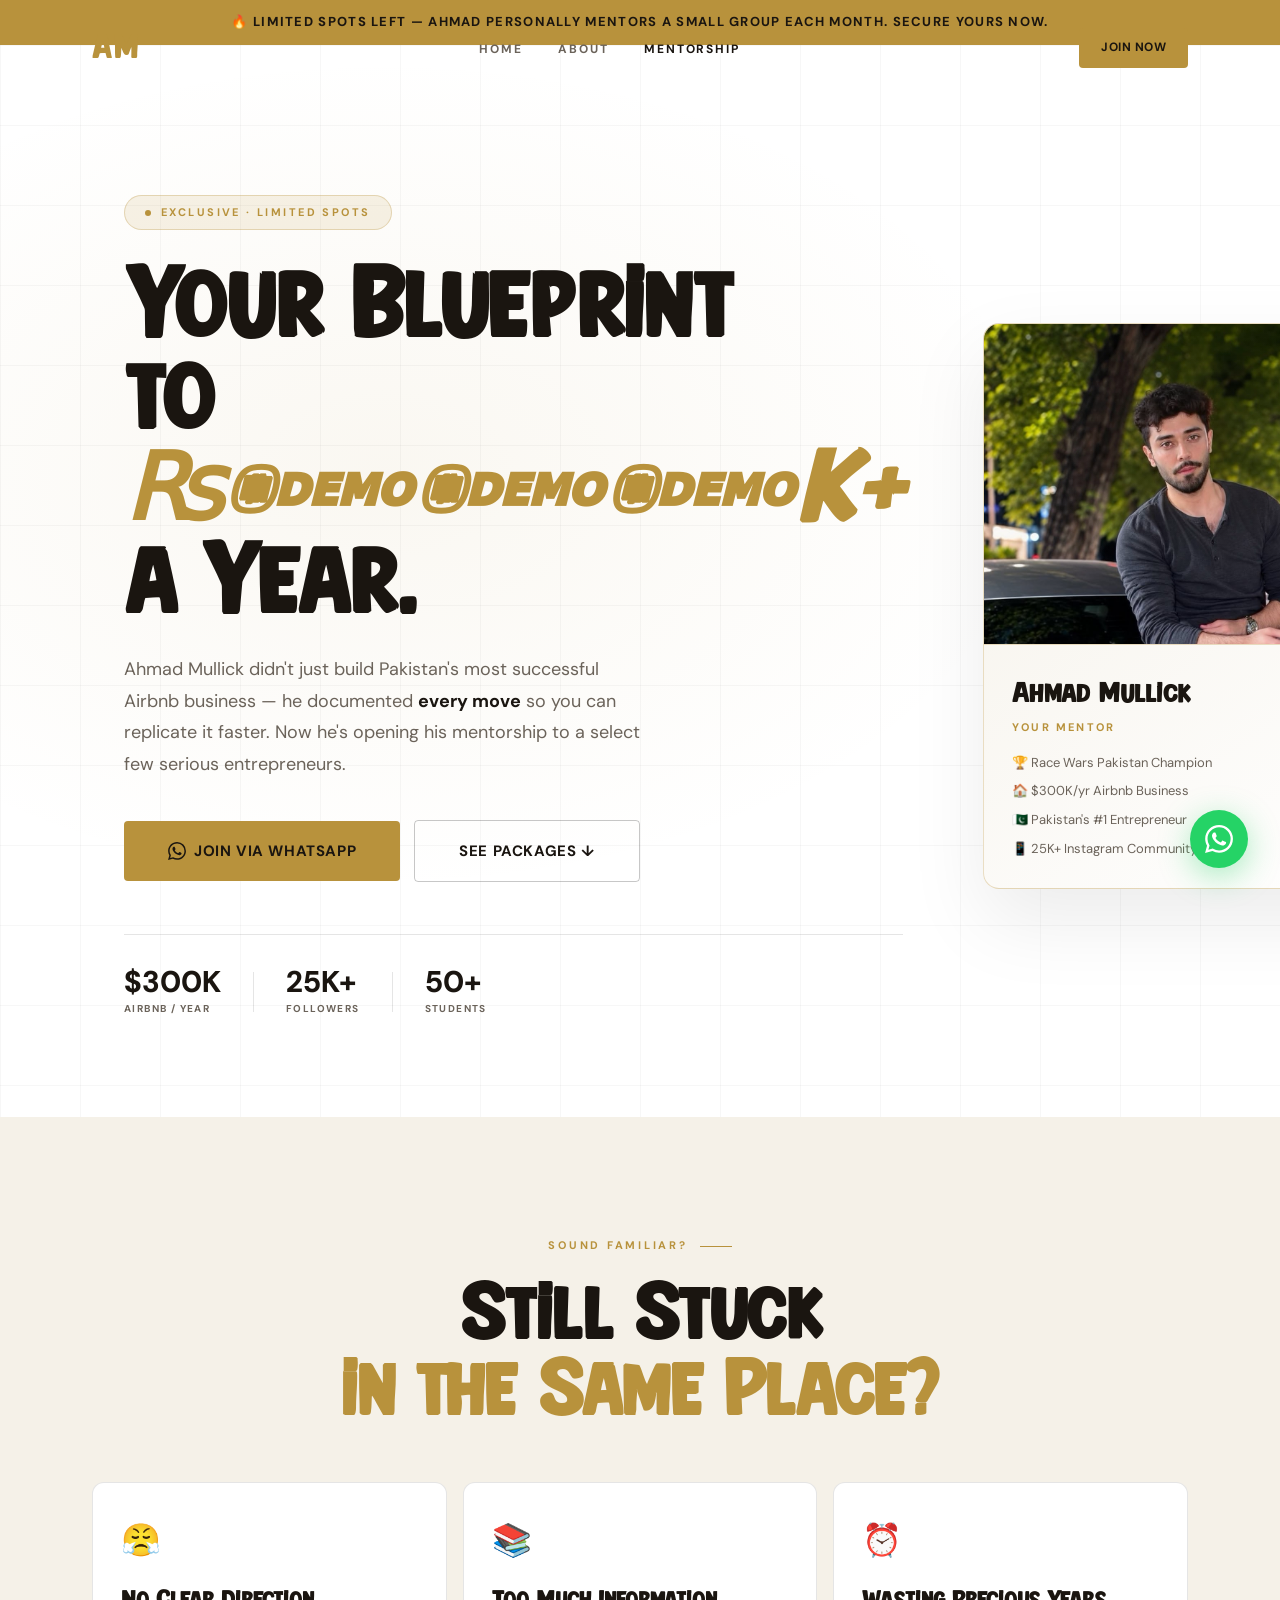
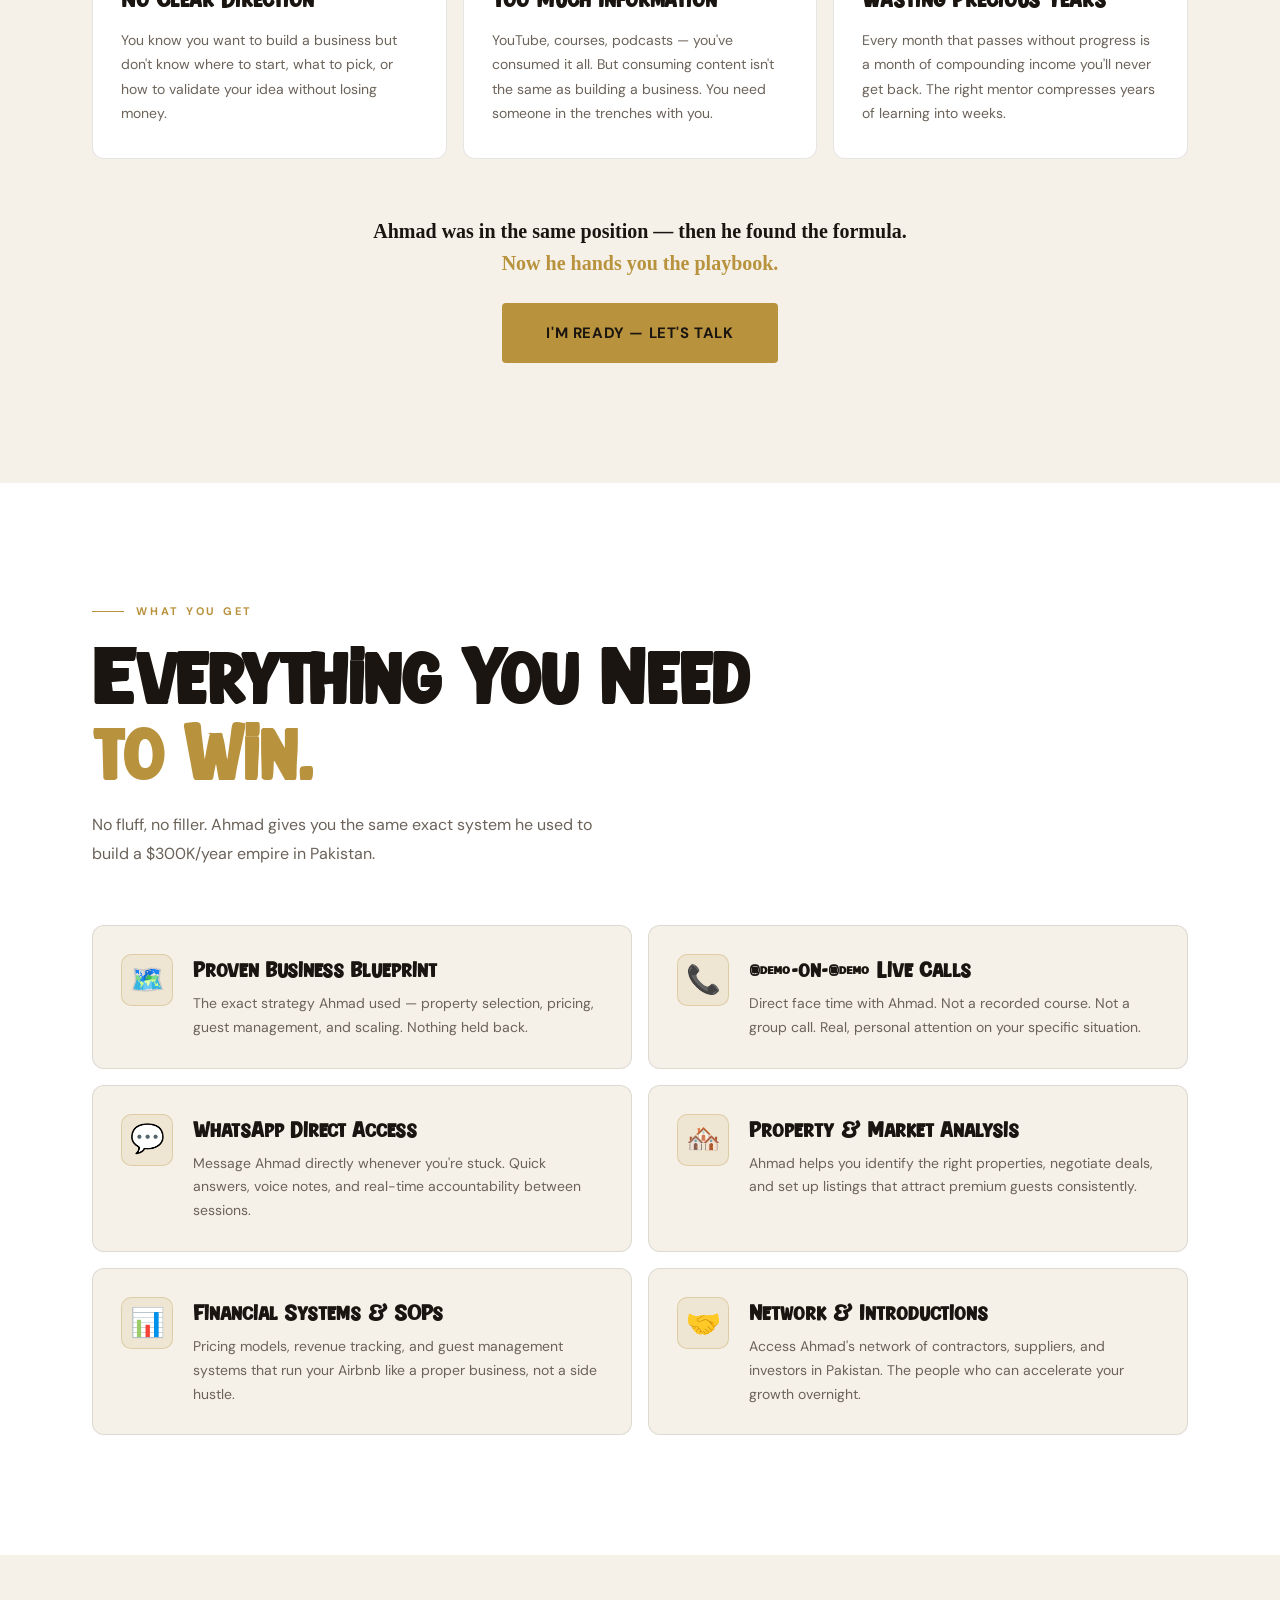
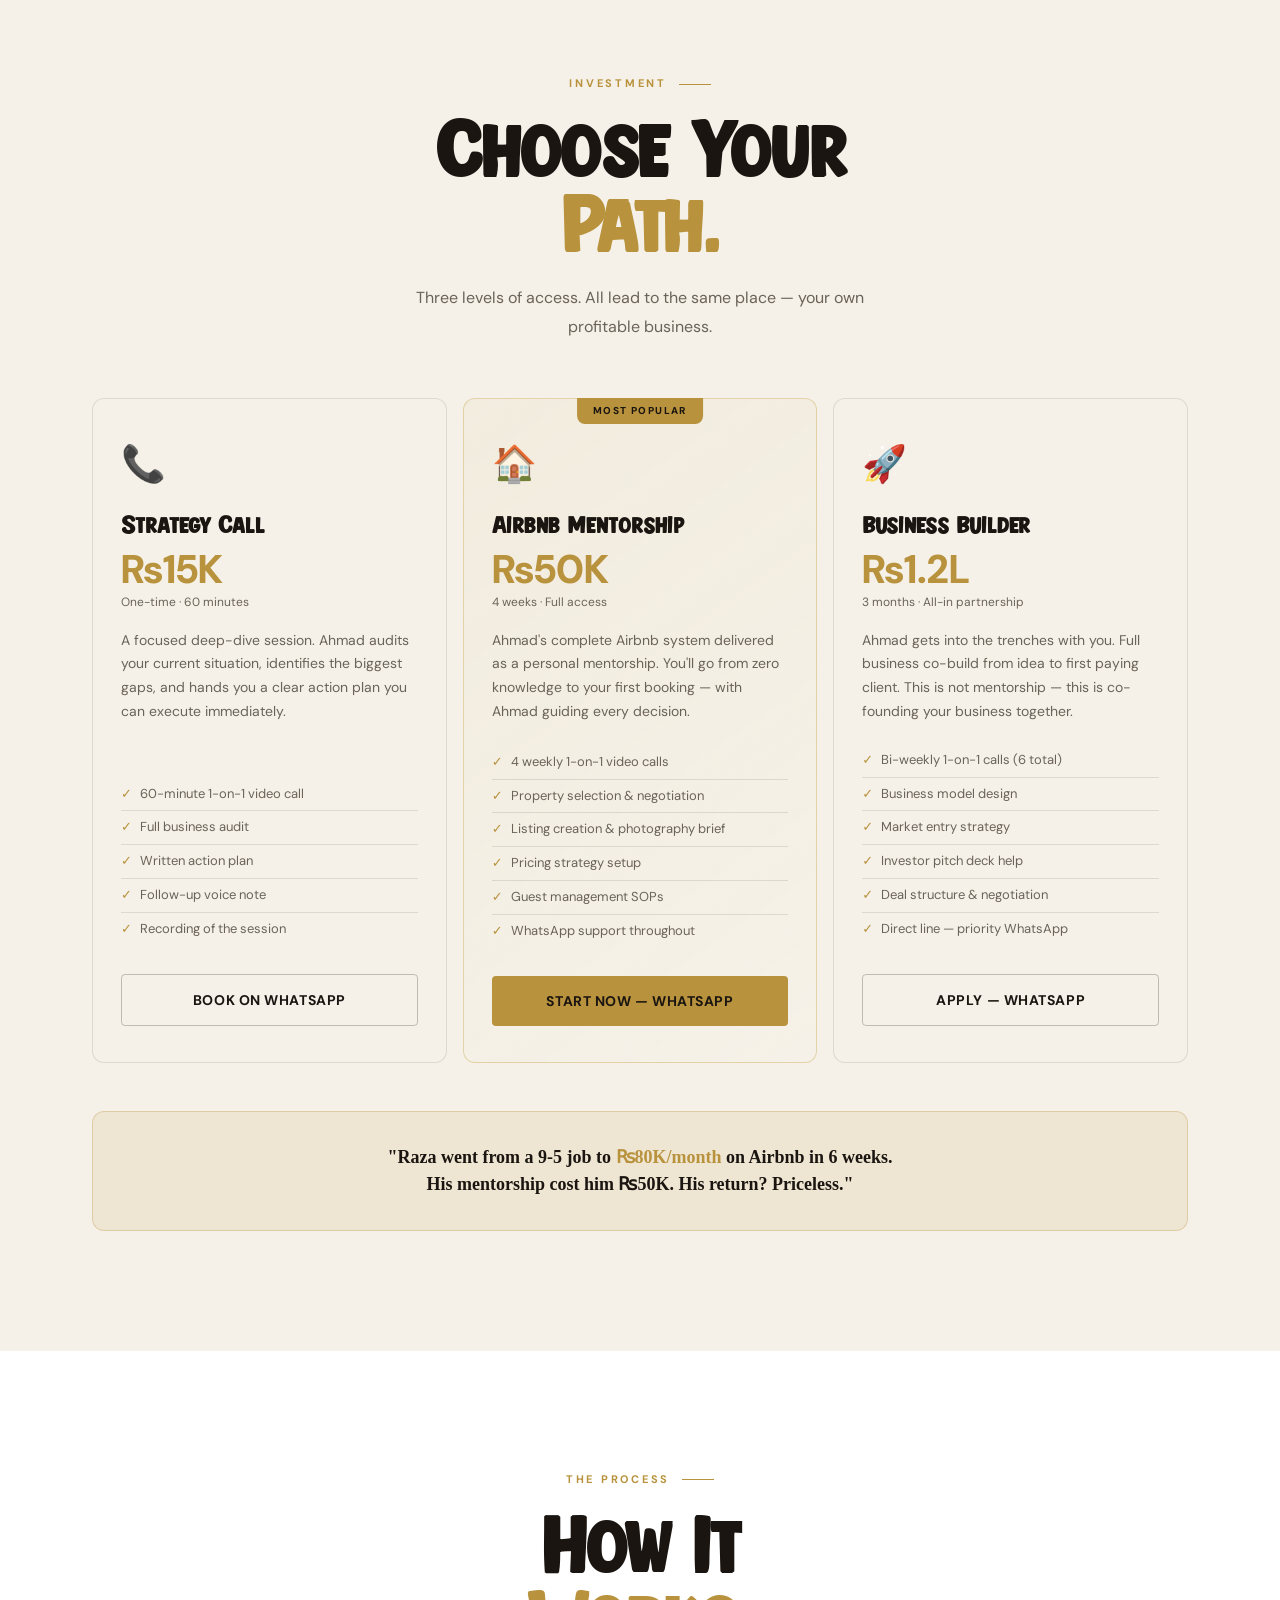
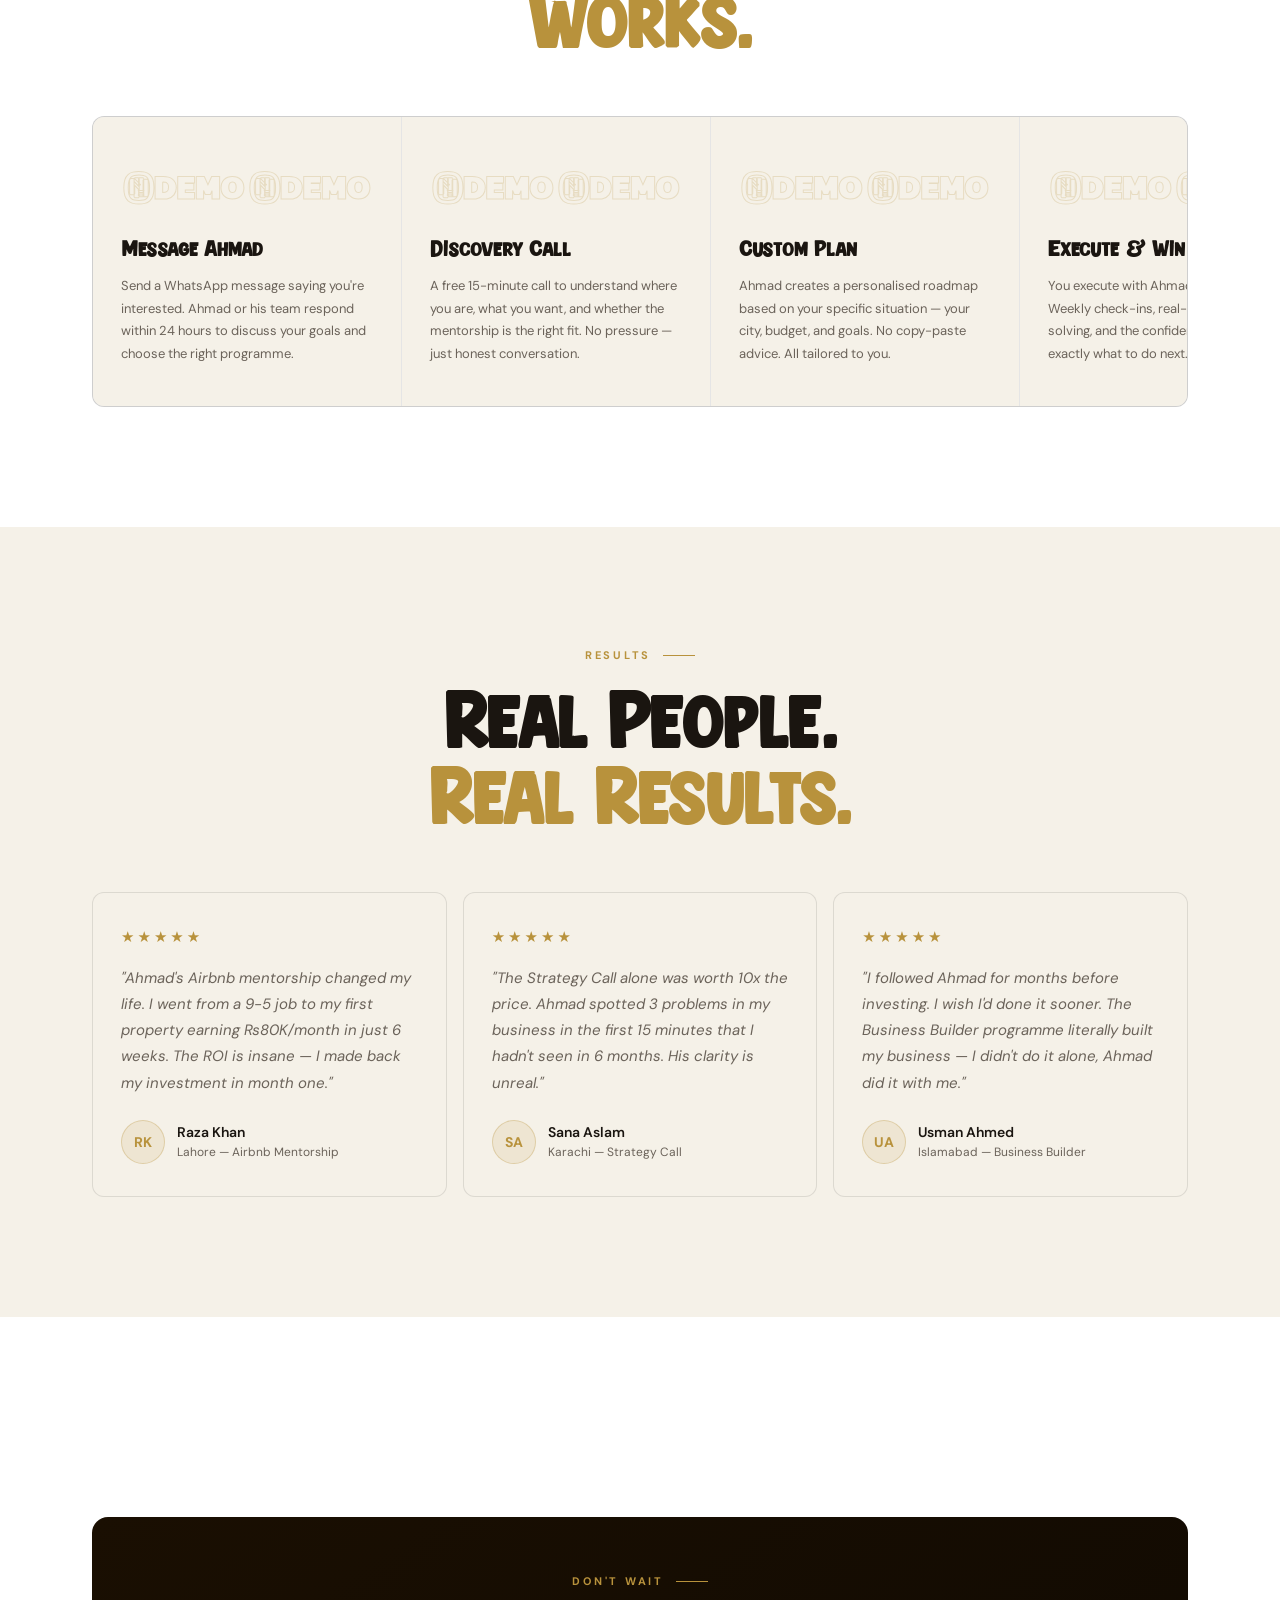
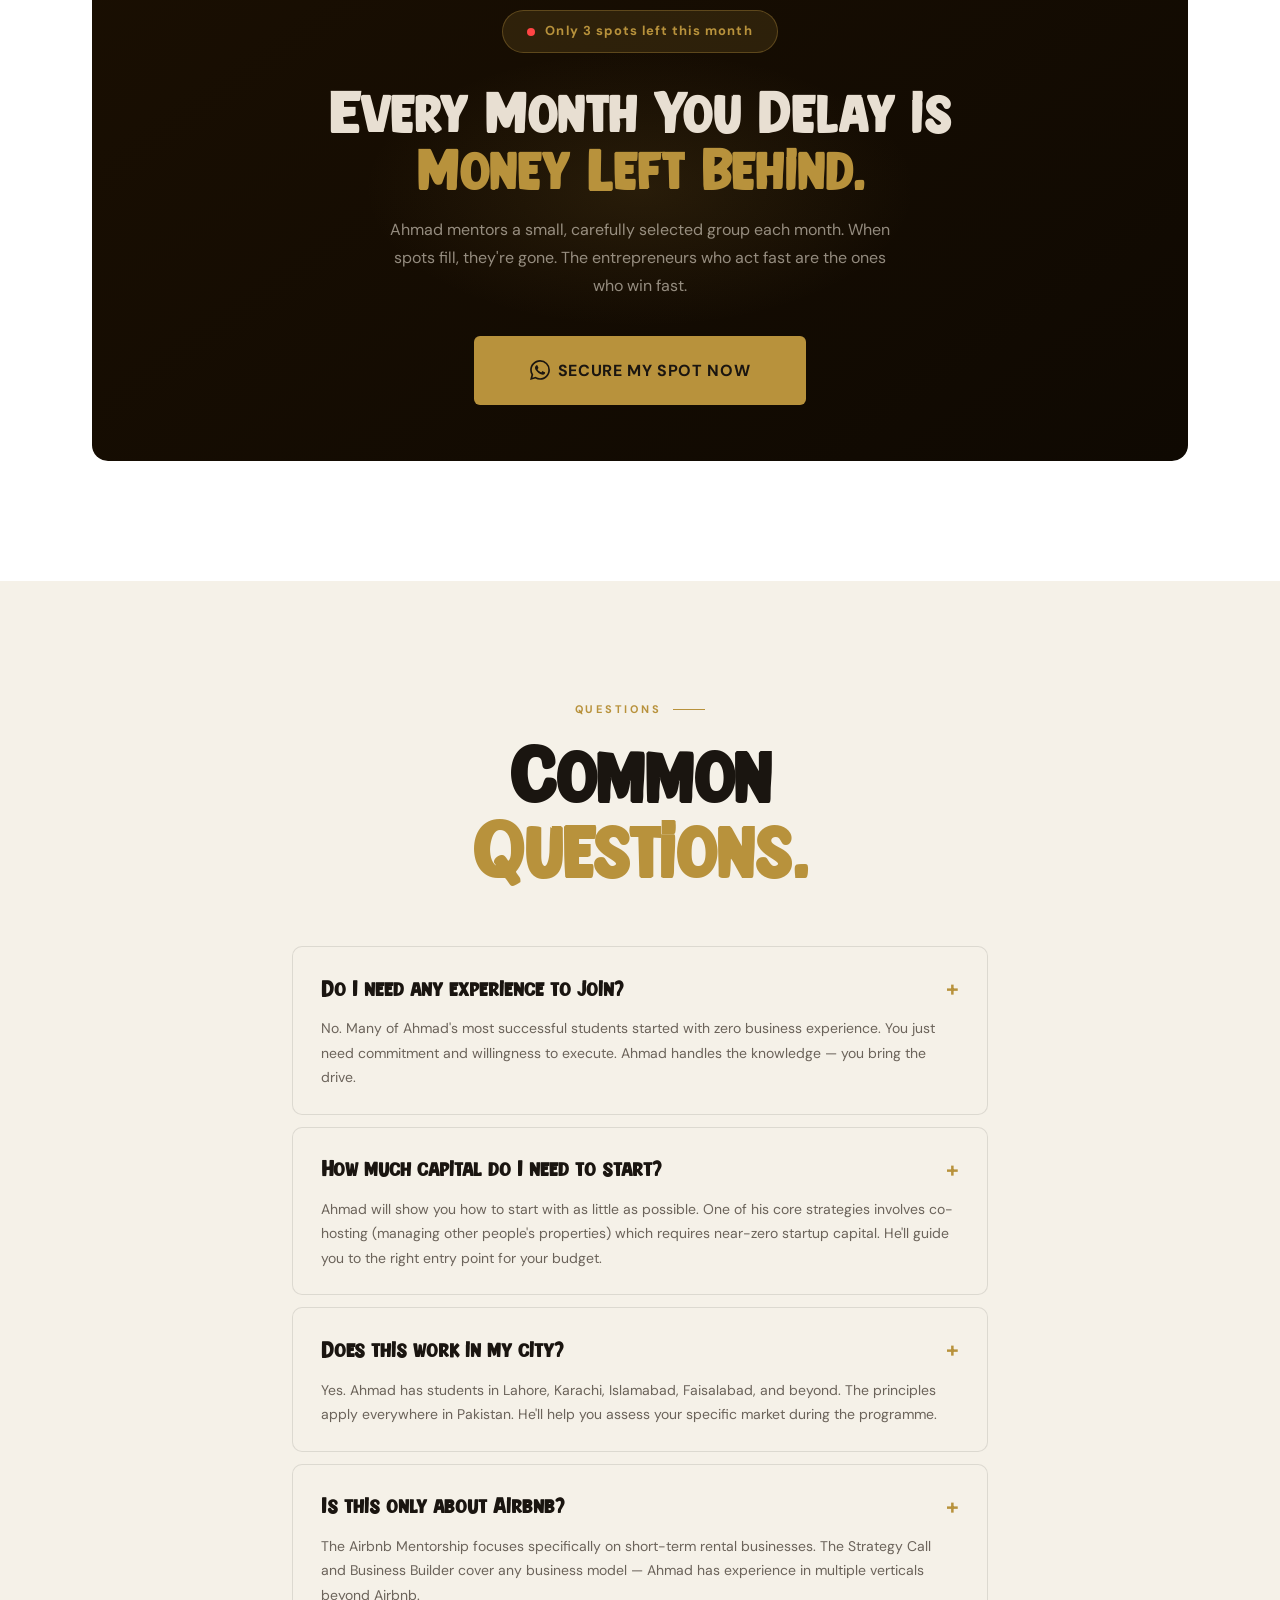
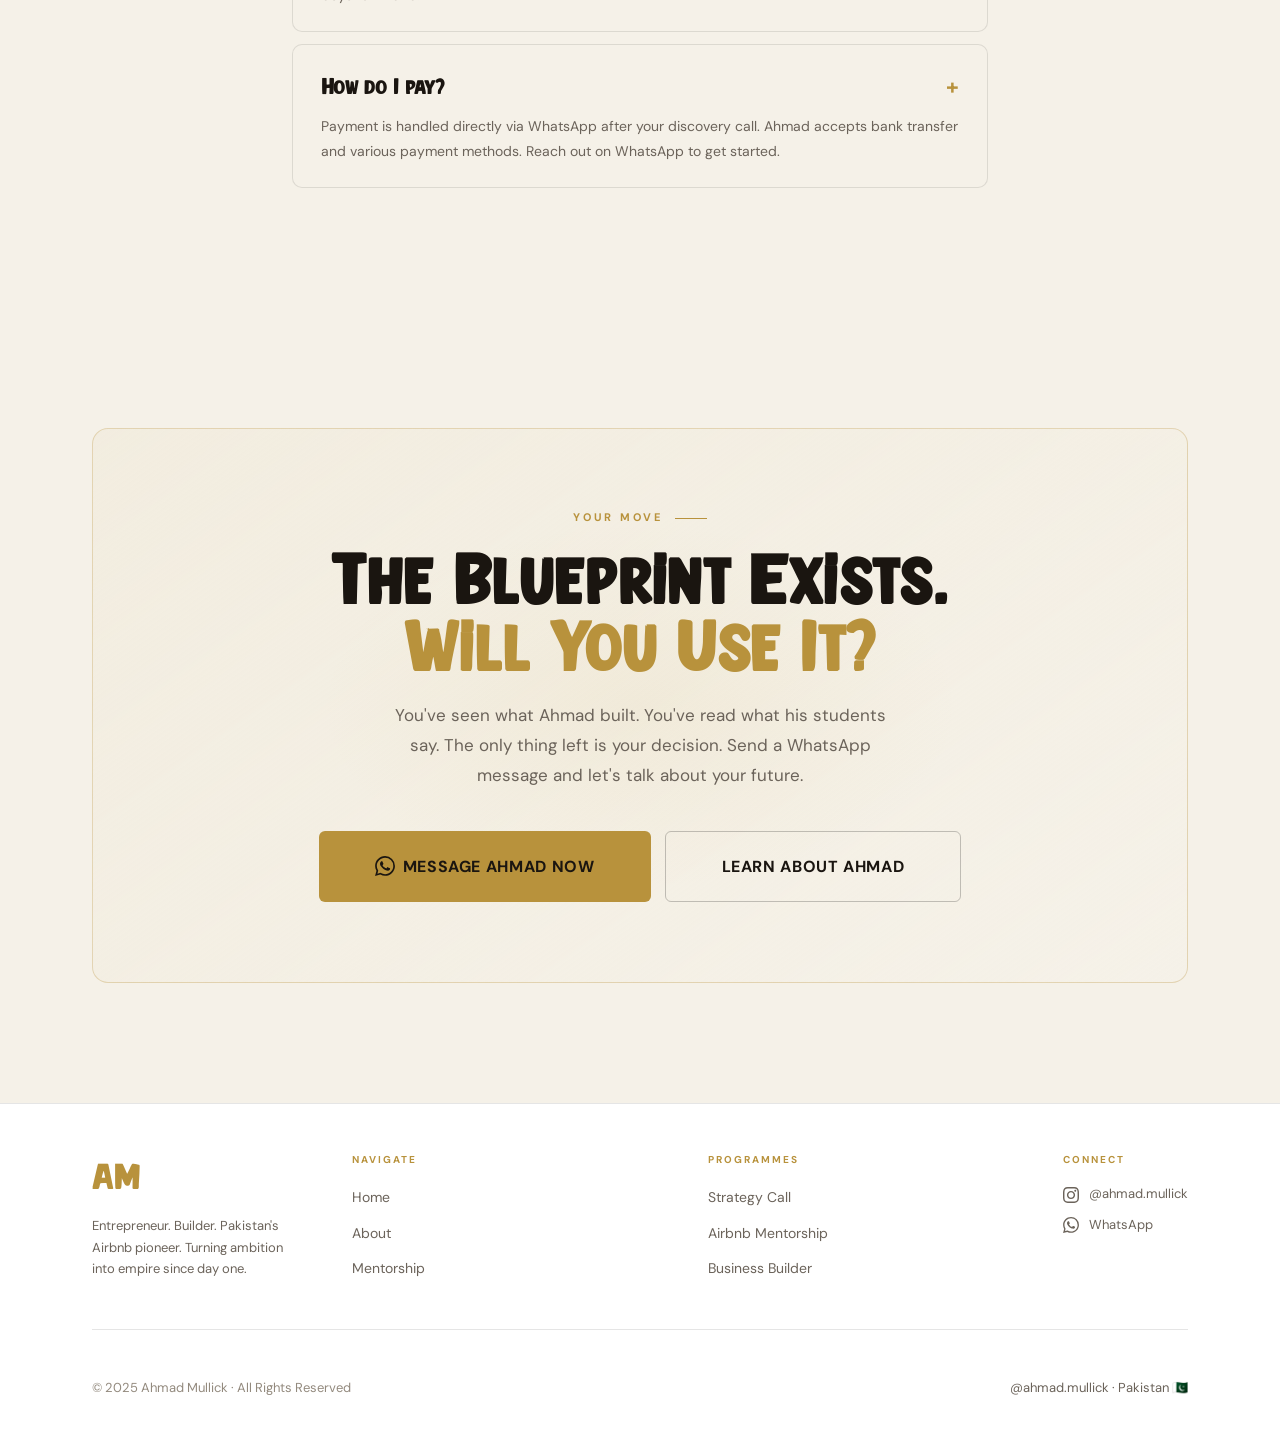
<file: mentorship.html>
<!DOCTYPE html>
<html lang="en">
<head>
  <meta charset="UTF-8" />
  <meta name="viewport" content="width=device-width, initial-scale=1.0" />
  <title>Mentorship — Ahmad Mullick</title>
  <meta name="description" content="Join Ahmad Mullick's exclusive mentorship. Get the exact blueprint that built $300K/year on Airbnb in Pakistan. Limited spots available." />

  <link rel="preconnect" href="https://fonts.googleapis.com" />
  <link rel="preconnect" href="https://fonts.gstatic.com" crossorigin />
  <link href="https://fonts.googleapis.com/css2?family=DM+Sans:wght@300;400;500;600;700&display=swap" rel="stylesheet" />
  <link rel="stylesheet" href="styles.css" />
</head>
<body>

  <!-- ─── URGENCY BAR ─── -->
  <div class="urgency-banner">
    🔥 <strong>Limited Spots Left</strong> — Ahmad personally mentors a small group each month. Secure yours now.
  </div>

  <!-- ─── FLOATING WHATSAPP ─── -->
  <div class="whatsapp-float">
    <span class="wa-tip">Join the Mentorship</span>
    <a href="https://wa.me/923001234567?text=Hi%20Ahmad%2C%20I%20want%20to%20join%20your%20mentorship!" target="_blank" class="wa-bubble" aria-label="WhatsApp">
      <svg viewBox="0 0 24 24"><path d="M17.472 14.382c-.297-.149-1.758-.867-2.03-.967-.273-.099-.471-.148-.67.15-.197.297-.767.966-.94 1.164-.173.199-.347.223-.644.075-.297-.15-1.255-.463-2.39-1.475-.883-.788-1.48-1.761-1.653-2.059-.173-.297-.018-.458.13-.606.134-.133.298-.347.446-.52.149-.174.198-.298.298-.497.099-.198.05-.371-.025-.52-.075-.149-.669-1.612-.916-2.207-.242-.579-.487-.5-.669-.51-.173-.008-.371-.01-.57-.01-.198 0-.52.074-.792.372-.272.297-1.04 1.016-1.04 2.479 0 1.462 1.065 2.875 1.213 3.074.149.198 2.096 3.2 5.077 4.487.709.306 1.262.489 1.694.625.712.227 1.36.195 1.871.118.571-.085 1.758-.719 2.006-1.413.248-.694.248-1.289.173-1.413-.074-.124-.272-.198-.57-.347m-5.421 7.403h-.004a9.87 9.87 0 01-5.031-1.378l-.361-.214-3.741.982.998-3.648-.235-.374a9.86 9.86 0 01-1.51-5.26c.001-5.45 4.436-9.884 9.888-9.884 2.64 0 5.122 1.03 6.988 2.898a9.825 9.825 0 012.893 6.994c-.003 5.45-4.437 9.884-9.885 9.884m8.413-18.297A11.815 11.815 0 0012.05 0C5.495 0 .16 5.335.157 11.892c0 2.096.547 4.142 1.588 5.945L.057 24l6.305-1.654a11.882 11.882 0 005.683 1.448h.005c6.554 0 11.89-5.335 11.893-11.893a11.821 11.821 0 00-3.48-8.413z"/></svg>
    </a>
  </div>

  <!-- ─── NAV ─── -->
  <nav class="nav" id="nav">
    <div class="nav-inner">
      <a href="index.html" class="nav-logo">AM</a>
      <ul class="nav-links">
        <li><a href="index.html">Home</a></li>
        <li><a href="about.html">About</a></li>
        <li><a href="mentorship.html" class="active">Mentorship</a></li>
      </ul>
      <a href="https://wa.me/923001234567?text=Hi%20Ahmad%2C%20I%20want%20to%20join%20your%20mentorship!" target="_blank" class="btn btn-gold btn-sm">Join Now</a>
    </div>
  </nav>

  <!-- ─── HERO ─── -->
  <section class="mentor-hero">
    <div class="mh-bg"></div>
    <div class="mh-grid"></div>
    <div class="container">
      <div class="mh-inner">
        <div class="mh-text">
          <div class="mh-badge reveal">
            <span class="mh-badge-dot"></span>
            Exclusive · Limited Spots
          </div>

          <h1 class="mh-headline reveal">
            Your Blueprint<br />
            to <span class="gold-word">₨300K+</span><br />
            a Year.
          </h1>

          <p class="mh-sub reveal">
            Ahmad Mullick didn't just build Pakistan's most successful Airbnb business —
            he documented <strong>every move</strong> so you can replicate it faster.
            Now he's opening his mentorship to a select few serious entrepreneurs.
          </p>

          <div class="mh-ctas reveal">
            <a href="https://wa.me/923001234567?text=Hi%20Ahmad%2C%20I%20want%20to%20join%20your%20mentorship!" target="_blank" class="btn btn-gold btn-lg">
              <svg viewBox="0 0 24 24" fill="currentColor" width="18" height="18"><path d="M17.472 14.382c-.297-.149-1.758-.867-2.03-.967-.273-.099-.471-.148-.67.15-.197.297-.767.966-.94 1.164-.173.199-.347.223-.644.075-.297-.15-1.255-.463-2.39-1.475-.883-.788-1.48-1.761-1.653-2.059-.173-.297-.018-.458.13-.606.134-.133.298-.347.446-.52.149-.174.198-.298.298-.497.099-.198.05-.371-.025-.52-.075-.149-.669-1.612-.916-2.207-.242-.579-.487-.5-.669-.51-.173-.008-.371-.01-.57-.01-.198 0-.52.074-.792.372-.272.297-1.04 1.016-1.04 2.479 0 1.462 1.065 2.875 1.213 3.074.149.198 2.096 3.2 5.077 4.487.709.306 1.262.489 1.694.625.712.227 1.36.195 1.871.118.571-.085 1.758-.719 2.006-1.413.248-.694.248-1.289.173-1.413-.074-.124-.272-.198-.57-.347m-5.421 7.403h-.004a9.87 9.87 0 01-5.031-1.378l-.361-.214-3.741.982.998-3.648-.235-.374a9.86 9.86 0 01-1.51-5.26c.001-5.45 4.436-9.884 9.888-9.884 2.64 0 5.122 1.03 6.988 2.898a9.825 9.825 0 012.893 6.994c-.003 5.45-4.437 9.884-9.885 9.884m8.413-18.297A11.815 11.815 0 0012.05 0C5.495 0 .16 5.335.157 11.892c0 2.096.547 4.142 1.588 5.945L.057 24l6.305-1.654a11.882 11.882 0 005.683 1.448h.005c6.554 0 11.89-5.335 11.893-11.893a11.821 11.821 0 00-3.48-8.413z"/></svg>
              Join via WhatsApp
            </a>
            <a href="#packages" class="btn btn-outline btn-lg">See Packages ↓</a>
          </div>

          <div class="mh-trust reveal">
            <div class="mt-item">
              <div class="mt-num">$300K</div>
              <div class="mt-label">Airbnb / Year</div>
            </div>
            <div class="mt-divider"></div>
            <div class="mt-item">
              <div class="mt-num">25K+</div>
              <div class="mt-label">Followers</div>
            </div>
            <div class="mt-divider"></div>
            <div class="mt-item">
              <div class="mt-num">50+</div>
              <div class="mt-label">Students</div>
            </div>
          </div>
        </div>

        <div class="mh-card reveal">
          <div class="mh-card-inner">
            <div class="mh-photo">
              <img src="images/hero.png" alt="Ahmad Mullick" style="width:100%;height:100%;object-fit:cover;object-position:center 10%;display:block;" />
            </div>
            <div class="mh-card-body">
              <div class="mhc-name">Ahmad Mullick</div>
              <div class="mhc-title">Your Mentor</div>
              <div class="mhc-badges">
                <span>🏆 Race Wars Pakistan Champion</span>
                <span>🏠 $300K/yr Airbnb Business</span>
                <span>🇵🇰 Pakistan's #1 Entrepreneur</span>
                <span>📱 25K+ Instagram Community</span>
              </div>
            </div>
          </div>
        </div>
      </div>
    </div>
  </section>

  <!-- ─── PAIN SECTION ─── -->
  <section class="section pain-section">
    <div class="container">
      <div class="eyebrow center">Sound Familiar?</div>
      <h2 class="display-title" style="text-align:center;margin-bottom:0;">
        Still Stuck<br /><span class="gold-word">in the Same Place?</span>
      </h2>

      <div class="pain-grid">
        <div class="pain-card reveal">
          <div class="pain-icon">😤</div>
          <div class="pain-title">No Clear Direction</div>
          <p class="pain-text">You know you want to build a business but don't know where to start, what to pick, or how to validate your idea without losing money.</p>
        </div>
        <div class="pain-card reveal">
          <div class="pain-icon">📚</div>
          <div class="pain-title">Too Much Information</div>
          <p class="pain-text">YouTube, courses, podcasts — you've consumed it all. But consuming content isn't the same as building a business. You need someone in the trenches with you.</p>
        </div>
        <div class="pain-card reveal">
          <div class="pain-icon">⏰</div>
          <div class="pain-title">Wasting Precious Years</div>
          <p class="pain-text">Every month that passes without progress is a month of compounding income you'll never get back. The right mentor compresses years of learning into weeks.</p>
        </div>
      </div>

      <div style="text-align:center;margin-top:56px;" class="reveal">
        <p style="font-size:20px;color:var(--white);font-family:'Cormorant Garamond',serif;font-weight:600;margin-bottom:24px;">
          Ahmad was in the same position — then he found the formula.<br />
          <span style="color:var(--gold);">Now he hands you the playbook.</span>
        </p>
        <a href="https://wa.me/923001234567?text=Hi%20Ahmad%2C%20I%20want%20to%20join%20your%20mentorship!" target="_blank" class="btn btn-gold btn-lg">I'm Ready — Let's Talk</a>
      </div>
    </div>
  </section>

  <!-- ─── WHAT YOU GET ─── -->
  <section class="section" style="background:var(--black);">
    <div class="container">
      <div class="eyebrow">What You Get</div>
      <h2 class="display-title" style="margin-bottom:0;">
        Everything You Need<br /><span class="gold-word">to Win.</span>
      </h2>
      <p class="body-text" style="max-width:520px;margin-top:20px;">No fluff, no filler. Ahmad gives you the same exact system he used to build a $300K/year empire in Pakistan.</p>

      <div class="benefits-grid">
        <div class="benefit-item reveal">
          <div class="benefit-icon">🗺️</div>
          <div class="benefit-body">
            <div class="benefit-title">Proven Business Blueprint</div>
            <p class="benefit-text">The exact strategy Ahmad used — property selection, pricing, guest management, and scaling. Nothing held back.</p>
          </div>
        </div>
        <div class="benefit-item reveal">
          <div class="benefit-icon">📞</div>
          <div class="benefit-body">
            <div class="benefit-title">1-on-1 Live Calls</div>
            <p class="benefit-text">Direct face time with Ahmad. Not a recorded course. Not a group call. Real, personal attention on your specific situation.</p>
          </div>
        </div>
        <div class="benefit-item reveal">
          <div class="benefit-icon">💬</div>
          <div class="benefit-body">
            <div class="benefit-title">WhatsApp Direct Access</div>
            <p class="benefit-text">Message Ahmad directly whenever you're stuck. Quick answers, voice notes, and real-time accountability between sessions.</p>
          </div>
        </div>
        <div class="benefit-item reveal">
          <div class="benefit-icon">🏘️</div>
          <div class="benefit-body">
            <div class="benefit-title">Property & Market Analysis</div>
            <p class="benefit-text">Ahmad helps you identify the right properties, negotiate deals, and set up listings that attract premium guests consistently.</p>
          </div>
        </div>
        <div class="benefit-item reveal">
          <div class="benefit-icon">📊</div>
          <div class="benefit-body">
            <div class="benefit-title">Financial Systems & SOPs</div>
            <p class="benefit-text">Pricing models, revenue tracking, and guest management systems that run your Airbnb like a proper business, not a side hustle.</p>
          </div>
        </div>
        <div class="benefit-item reveal">
          <div class="benefit-icon">🤝</div>
          <div class="benefit-body">
            <div class="benefit-title">Network & Introductions</div>
            <p class="benefit-text">Access Ahmad's network of contractors, suppliers, and investors in Pakistan. The people who can accelerate your growth overnight.</p>
          </div>
        </div>
      </div>
    </div>
  </section>

  <!-- ─── PACKAGES ─── -->
  <section class="section" id="packages" style="background:var(--black-2);">
    <div class="container">
      <div class="eyebrow center">Investment</div>
      <h2 class="display-title" style="text-align:center;margin-bottom:0;">
        Choose Your<br /><span class="gold-word">Path.</span>
      </h2>
      <p class="body-text" style="text-align:center;max-width:460px;margin:20px auto 0;">
        Three levels of access. All lead to the same place — your own profitable business.
      </p>

      <div class="packages-grid" style="margin-top:56px;">
        <div class="pkg-card reveal">
          <div class="pkg-icon">📞</div>
          <div class="pkg-name">Strategy Call</div>
          <div class="pkg-price">₨15K</div>
          <div class="pkg-note">One-time · 60 minutes</div>
          <p class="pkg-desc">A focused deep-dive session. Ahmad audits your current situation, identifies the biggest gaps, and hands you a clear action plan you can execute immediately.</p>
          <ul class="pkg-features">
            <li>60-minute 1-on-1 video call</li>
            <li>Full business audit</li>
            <li>Written action plan</li>
            <li>Follow-up voice note</li>
            <li>Recording of the session</li>
          </ul>
          <a href="https://wa.me/923001234567?text=Hi%20Ahmad%2C%20I%20want%20to%20book%20a%20Strategy%20Call%20for%20%E2%82%A815K!" target="_blank" class="btn btn-outline" style="width:100%;justify-content:center;margin-top:auto;">Book on WhatsApp</a>
        </div>

        <div class="pkg-card featured reveal">
          <div class="pkg-popular">Most Popular</div>
          <div class="pkg-icon">🏠</div>
          <div class="pkg-name">Airbnb Mentorship</div>
          <div class="pkg-price">₨50K</div>
          <div class="pkg-note">4 weeks · Full access</div>
          <p class="pkg-desc">Ahmad's complete Airbnb system delivered as a personal mentorship. You'll go from zero knowledge to your first booking — with Ahmad guiding every decision.</p>
          <ul class="pkg-features">
            <li>4 weekly 1-on-1 video calls</li>
            <li>Property selection & negotiation</li>
            <li>Listing creation & photography brief</li>
            <li>Pricing strategy setup</li>
            <li>Guest management SOPs</li>
            <li>WhatsApp support throughout</li>
          </ul>
          <a href="https://wa.me/923001234567?text=Hi%20Ahmad%2C%20I%20want%20to%20join%20the%20Airbnb%20Mentorship%20for%20%E2%82%A850K!" target="_blank" class="btn btn-gold" style="width:100%;justify-content:center;margin-top:auto;">Start Now — WhatsApp</a>
        </div>

        <div class="pkg-card reveal">
          <div class="pkg-icon">🚀</div>
          <div class="pkg-name">Business Builder</div>
          <div class="pkg-price">₨1.2L</div>
          <div class="pkg-note">3 months · All-in partnership</div>
          <p class="pkg-desc">Ahmad gets into the trenches with you. Full business co-build from idea to first paying client. This is not mentorship — this is co-founding your business together.</p>
          <ul class="pkg-features">
            <li>Bi-weekly 1-on-1 calls (6 total)</li>
            <li>Business model design</li>
            <li>Market entry strategy</li>
            <li>Investor pitch deck help</li>
            <li>Deal structure & negotiation</li>
            <li>Direct line — priority WhatsApp</li>
          </ul>
          <a href="https://wa.me/923001234567?text=Hi%20Ahmad%2C%20I%20want%20to%20apply%20for%20Business%20Builder!" target="_blank" class="btn btn-outline" style="width:100%;justify-content:center;margin-top:auto;">Apply — WhatsApp</a>
        </div>
      </div>

      <!-- Value statement -->
      <div style="text-align:center;margin-top:48px;padding:32px;border:1px solid var(--border-gold);border-radius:12px;background:var(--gold-dim);" class="reveal">
        <p style="font-size:18px;color:var(--white);font-family:'Cormorant Garamond',serif;font-weight:600;line-height:1.5;">
          "Raza went from a 9-5 job to <span style="color:var(--gold);">₨80K/month</span> on Airbnb in 6 weeks.<br />His mentorship cost him ₨50K. His return? Priceless."
        </p>
      </div>
    </div>
  </section>

  <!-- ─── HOW IT WORKS ─── -->
  <section class="section" style="background:var(--black);">
    <div class="container">
      <div class="eyebrow center">The Process</div>
      <h2 class="display-title" style="text-align:center;margin-bottom:0;">
        How It<br /><span class="gold-word">Works.</span>
      </h2>

      <div class="how-grid">
        <div class="how-card reveal">
          <div class="how-num">01</div>
          <div class="how-title">Message Ahmad</div>
          <p class="how-text">Send a WhatsApp message saying you're interested. Ahmad or his team respond within 24 hours to discuss your goals and choose the right programme.</p>
        </div>
        <div class="how-card reveal">
          <div class="how-num">02</div>
          <div class="how-title">Discovery Call</div>
          <p class="how-text">A free 15-minute call to understand where you are, what you want, and whether the mentorship is the right fit. No pressure — just honest conversation.</p>
        </div>
        <div class="how-card reveal">
          <div class="how-num">03</div>
          <div class="how-title">Custom Plan</div>
          <p class="how-text">Ahmad creates a personalised roadmap based on your specific situation — your city, budget, and goals. No copy-paste advice. All tailored to you.</p>
        </div>
        <div class="how-card reveal">
          <div class="how-num">04</div>
          <div class="how-title">Execute & Win</div>
          <p class="how-text">You execute with Ahmad's direct support. Weekly check-ins, real-time problem solving, and the confidence of knowing exactly what to do next.</p>
        </div>
      </div>
    </div>
  </section>

  <!-- ─── TESTIMONIALS ─── -->
  <section class="section" style="background:var(--black-2);">
    <div class="container">
      <div class="eyebrow center">Results</div>
      <h2 class="display-title" style="text-align:center;margin-bottom:0;">
        Real People.<br /><span class="gold-word">Real Results.</span>
      </h2>

      <div class="testi-grid" style="margin-top:56px;">
        <div class="testi-card reveal">
          <div class="testi-stars">★★★★★</div>
          <p class="testi-quote">"Ahmad's Airbnb mentorship changed my life. I went from a 9-5 job to my first property earning ₨80K/month in just 6 weeks. The ROI is insane — I made back my investment in month one."</p>
          <div class="testi-person">
            <div class="testi-avatar">RK</div>
            <div>
              <div class="testi-name">Raza Khan</div>
              <div class="testi-loc">Lahore — Airbnb Mentorship</div>
            </div>
          </div>
        </div>

        <div class="testi-card reveal">
          <div class="testi-stars">★★★★★</div>
          <p class="testi-quote">"The Strategy Call alone was worth 10x the price. Ahmad spotted 3 problems in my business in the first 15 minutes that I hadn't seen in 6 months. His clarity is unreal."</p>
          <div class="testi-person">
            <div class="testi-avatar">SA</div>
            <div>
              <div class="testi-name">Sana Aslam</div>
              <div class="testi-loc">Karachi — Strategy Call</div>
            </div>
          </div>
        </div>

        <div class="testi-card reveal">
          <div class="testi-stars">★★★★★</div>
          <p class="testi-quote">"I followed Ahmad for months before investing. I wish I'd done it sooner. The Business Builder programme literally built my business — I didn't do it alone, Ahmad did it with me."</p>
          <div class="testi-person">
            <div class="testi-avatar">UA</div>
            <div>
              <div class="testi-name">Usman Ahmed</div>
              <div class="testi-loc">Islamabad — Business Builder</div>
            </div>
          </div>
        </div>
      </div>
    </div>
  </section>

  <!-- ─── FOMO / URGENCY ─── -->
  <section class="section" style="background:var(--black);">
    <div class="container">
      <div class="fomo-block">
        <div class="eyebrow center reveal">Don't Wait</div>
        <div class="spots-left reveal">
          <span class="spots-dot"></span>
          Only 3 spots left this month
        </div>
        <h2 class="fomo-title reveal">
          Every Month You Delay is<br /><span class="gold-word">Money Left Behind.</span>
        </h2>
        <p class="fomo-sub reveal">
          Ahmad mentors a small, carefully selected group each month. When spots fill, they're gone.
          The entrepreneurs who act fast are the ones who win fast.
        </p>
        <div style="position:relative;z-index:1;" class="reveal">
          <a href="https://wa.me/923001234567?text=Hi%20Ahmad%2C%20I%20want%20to%20secure%20my%20spot%20in%20your%20mentorship!" target="_blank" class="btn btn-gold btn-xl">
            <svg viewBox="0 0 24 24" fill="currentColor" width="20" height="20"><path d="M17.472 14.382c-.297-.149-1.758-.867-2.03-.967-.273-.099-.471-.148-.67.15-.197.297-.767.966-.94 1.164-.173.199-.347.223-.644.075-.297-.15-1.255-.463-2.39-1.475-.883-.788-1.48-1.761-1.653-2.059-.173-.297-.018-.458.13-.606.134-.133.298-.347.446-.52.149-.174.198-.298.298-.497.099-.198.05-.371-.025-.52-.075-.149-.669-1.612-.916-2.207-.242-.579-.487-.5-.669-.51-.173-.008-.371-.01-.57-.01-.198 0-.52.074-.792.372-.272.297-1.04 1.016-1.04 2.479 0 1.462 1.065 2.875 1.213 3.074.149.198 2.096 3.2 5.077 4.487.709.306 1.262.489 1.694.625.712.227 1.36.195 1.871.118.571-.085 1.758-.719 2.006-1.413.248-.694.248-1.289.173-1.413-.074-.124-.272-.198-.57-.347m-5.421 7.403h-.004a9.87 9.87 0 01-5.031-1.378l-.361-.214-3.741.982.998-3.648-.235-.374a9.86 9.86 0 01-1.51-5.26c.001-5.45 4.436-9.884 9.888-9.884 2.64 0 5.122 1.03 6.988 2.898a9.825 9.825 0 012.893 6.994c-.003 5.45-4.437 9.884-9.885 9.884m8.413-18.297A11.815 11.815 0 0012.05 0C5.495 0 .16 5.335.157 11.892c0 2.096.547 4.142 1.588 5.945L.057 24l6.305-1.654a11.882 11.882 0 005.683 1.448h.005c6.554 0 11.89-5.335 11.893-11.893a11.821 11.821 0 00-3.48-8.413z"/></svg>
            Secure My Spot Now
          </a>
        </div>
      </div>
    </div>
  </section>

  <!-- ─── FAQ ─── -->
  <section class="section" style="background:var(--black-2);">
    <div class="container" style="max-width:760px;">
      <div class="eyebrow center">Questions</div>
      <h2 class="display-title" style="text-align:center;margin-bottom:0;">
        Common<br /><span class="gold-word">Questions.</span>
      </h2>

      <div class="faq-list">
        <div class="faq-item reveal">
          <div class="faq-q">Do I need any experience to join?</div>
          <p class="faq-a">No. Many of Ahmad's most successful students started with zero business experience. You just need commitment and willingness to execute. Ahmad handles the knowledge — you bring the drive.</p>
        </div>
        <div class="faq-item reveal">
          <div class="faq-q">How much capital do I need to start?</div>
          <p class="faq-a">Ahmad will show you how to start with as little as possible. One of his core strategies involves co-hosting (managing other people's properties) which requires near-zero startup capital. He'll guide you to the right entry point for your budget.</p>
        </div>
        <div class="faq-item reveal">
          <div class="faq-q">Does this work in my city?</div>
          <p class="faq-a">Yes. Ahmad has students in Lahore, Karachi, Islamabad, Faisalabad, and beyond. The principles apply everywhere in Pakistan. He'll help you assess your specific market during the programme.</p>
        </div>
        <div class="faq-item reveal">
          <div class="faq-q">Is this only about Airbnb?</div>
          <p class="faq-a">The Airbnb Mentorship focuses specifically on short-term rental businesses. The Strategy Call and Business Builder cover any business model — Ahmad has experience in multiple verticals beyond Airbnb.</p>
        </div>
        <div class="faq-item reveal">
          <div class="faq-q">How do I pay?</div>
          <p class="faq-a">Payment is handled directly via WhatsApp after your discovery call. Ahmad accepts bank transfer and various payment methods. Reach out on WhatsApp to get started.</p>
        </div>
      </div>
    </div>
  </section>

  <!-- ─── FINAL CTA ─── -->
  <section class="section cta-section">
    <div class="container">
      <div class="cta-inner">
        <div class="cta-glow"></div>
        <div class="eyebrow center">Your Move</div>
        <h2 class="cta-title">
          The Blueprint Exists.<br /><span class="gold">Will You Use It?</span>
        </h2>
        <p class="cta-sub">You've seen what Ahmad built. You've read what his students say. The only thing left is your decision. Send a WhatsApp message and let's talk about your future.</p>
        <div class="cta-btns">
          <a href="https://wa.me/923001234567?text=Hi%20Ahmad%2C%20I%20want%20to%20join%20your%20mentorship!" target="_blank" class="btn btn-gold btn-xl">
            <svg viewBox="0 0 24 24" fill="currentColor" width="20" height="20"><path d="M17.472 14.382c-.297-.149-1.758-.867-2.03-.967-.273-.099-.471-.148-.67.15-.197.297-.767.966-.94 1.164-.173.199-.347.223-.644.075-.297-.15-1.255-.463-2.39-1.475-.883-.788-1.48-1.761-1.653-2.059-.173-.297-.018-.458.13-.606.134-.133.298-.347.446-.52.149-.174.198-.298.298-.497.099-.198.05-.371-.025-.52-.075-.149-.669-1.612-.916-2.207-.242-.579-.487-.5-.669-.51-.173-.008-.371-.01-.57-.01-.198 0-.52.074-.792.372-.272.297-1.04 1.016-1.04 2.479 0 1.462 1.065 2.875 1.213 3.074.149.198 2.096 3.2 5.077 4.487.709.306 1.262.489 1.694.625.712.227 1.36.195 1.871.118.571-.085 1.758-.719 2.006-1.413.248-.694.248-1.289.173-1.413-.074-.124-.272-.198-.57-.347m-5.421 7.403h-.004a9.87 9.87 0 01-5.031-1.378l-.361-.214-3.741.982.998-3.648-.235-.374a9.86 9.86 0 01-1.51-5.26c.001-5.45 4.436-9.884 9.888-9.884 2.64 0 5.122 1.03 6.988 2.898a9.825 9.825 0 012.893 6.994c-.003 5.45-4.437 9.884-9.885 9.884m8.413-18.297A11.815 11.815 0 0012.05 0C5.495 0 .16 5.335.157 11.892c0 2.096.547 4.142 1.588 5.945L.057 24l6.305-1.654a11.882 11.882 0 005.683 1.448h.005c6.554 0 11.89-5.335 11.893-11.893a11.821 11.821 0 00-3.48-8.413z"/></svg>
            Message Ahmad Now
          </a>
          <a href="about.html" class="btn btn-outline btn-xl">Learn About Ahmad</a>
        </div>
      </div>
    </div>
  </section>

  <!-- ─── FOOTER ─── -->
  <footer class="footer">
    <div class="container">
      <div class="footer-top">
        <div class="footer-brand">
          <div class="footer-logo">AM</div>
          <p class="footer-tagline">Entrepreneur. Builder. Pakistan's Airbnb pioneer. Turning ambition into empire since day one.</p>
        </div>

        <div class="footer-col">
          <div class="footer-col-title">Navigate</div>
          <ul>
            <li><a href="index.html">Home</a></li>
            <li><a href="about.html">About</a></li>
            <li><a href="mentorship.html">Mentorship</a></li>
          </ul>
        </div>

        <div class="footer-col">
          <div class="footer-col-title">Programmes</div>
          <ul>
            <li><a href="#packages">Strategy Call</a></li>
            <li><a href="#packages">Airbnb Mentorship</a></li>
            <li><a href="#packages">Business Builder</a></li>
          </ul>
        </div>

        <div>
          <div class="footer-col-title">Connect</div>
          <div class="footer-social">
            <a href="https://www.instagram.com/ahmad.mullick" target="_blank">
              <svg viewBox="0 0 24 24"><path d="M12 2.163c3.204 0 3.584.012 4.85.07 3.252.148 4.771 1.691 4.919 4.919.058 1.265.069 1.645.069 4.849 0 3.205-.012 3.584-.069 4.849-.149 3.225-1.664 4.771-4.919 4.919-1.266.058-1.644.07-4.85.07-3.204 0-3.584-.012-4.849-.07-3.26-.149-4.771-1.699-4.919-4.92-.058-1.265-.07-1.644-.07-4.849 0-3.204.013-3.583.07-4.849.149-3.227 1.664-4.771 4.919-4.919 1.266-.057 1.645-.069 4.849-.069zm0-2.163c-3.259 0-3.667.014-4.947.072-4.358.2-6.78 2.618-6.98 6.98-.059 1.281-.073 1.689-.073 4.948 0 3.259.014 3.668.072 4.948.2 4.358 2.618 6.78 6.98 6.98 1.281.058 1.689.072 4.948.072 3.259 0 3.668-.014 4.948-.072 4.354-.2 6.782-2.618 6.979-6.98.059-1.28.073-1.689.073-4.948 0-3.259-.014-3.667-.072-4.947-.196-4.354-2.617-6.78-6.979-6.98-1.281-.059-1.69-.073-4.949-.073zm0 5.838c-3.403 0-6.162 2.759-6.162 6.162s2.759 6.163 6.162 6.163 6.162-2.759 6.162-6.163c0-3.403-2.759-6.162-6.162-6.162zm0 10.162c-2.209 0-4-1.79-4-4 0-2.209 1.791-4 4-4s4 1.791 4 4c0 2.21-1.791 4-4 4zm6.406-11.845c-.796 0-1.441.645-1.441 1.44s.645 1.44 1.441 1.44c.795 0 1.439-.645 1.439-1.44s-.644-1.44-1.439-1.44z"/></svg>
              @ahmad.mullick
            </a>
            <a href="https://wa.me/923001234567" target="_blank">
              <svg viewBox="0 0 24 24"><path d="M17.472 14.382c-.297-.149-1.758-.867-2.03-.967-.273-.099-.471-.148-.67.15-.197.297-.767.966-.94 1.164-.173.199-.347.223-.644.075-.297-.15-1.255-.463-2.39-1.475-.883-.788-1.48-1.761-1.653-2.059-.173-.297-.018-.458.13-.606.134-.133.298-.347.446-.52.149-.174.198-.298.298-.497.099-.198.05-.371-.025-.52-.075-.149-.669-1.612-.916-2.207-.242-.579-.487-.5-.669-.51-.173-.008-.371-.01-.57-.01-.198 0-.52.074-.792.372-.272.297-1.04 1.016-1.04 2.479 0 1.462 1.065 2.875 1.213 3.074.149.198 2.096 3.2 5.077 4.487.709.306 1.262.489 1.694.625.712.227 1.36.195 1.871.118.571-.085 1.758-.719 2.006-1.413.248-.694.248-1.289.173-1.413-.074-.124-.272-.198-.57-.347m-5.421 7.403h-.004a9.87 9.87 0 01-5.031-1.378l-.361-.214-3.741.982.998-3.648-.235-.374a9.86 9.86 0 01-1.51-5.26c.001-5.45 4.436-9.884 9.888-9.884 2.64 0 5.122 1.03 6.988 2.898a9.825 9.825 0 012.893 6.994c-.003 5.45-4.437 9.884-9.885 9.884m8.413-18.297A11.815 11.815 0 0012.05 0C5.495 0 .16 5.335.157 11.892c0 2.096.547 4.142 1.588 5.945L.057 24l6.305-1.654a11.882 11.882 0 005.683 1.448h.005c6.554 0 11.89-5.335 11.893-11.893a11.821 11.821 0 00-3.48-8.413z"/></svg>
              WhatsApp
            </a>
          </div>
        </div>
      </div>

      <div class="footer-bottom">
        <p class="footer-copy">© 2025 Ahmad Mullick · All Rights Reserved</p>
        <a href="https://www.instagram.com/ahmad.mullick" target="_blank" class="footer-ig">@ahmad.mullick · Pakistan 🇵🇰</a>
      </div>
    </div>
  </footer>

  <script src="script.js"></script>
</body>
</html>
</file>
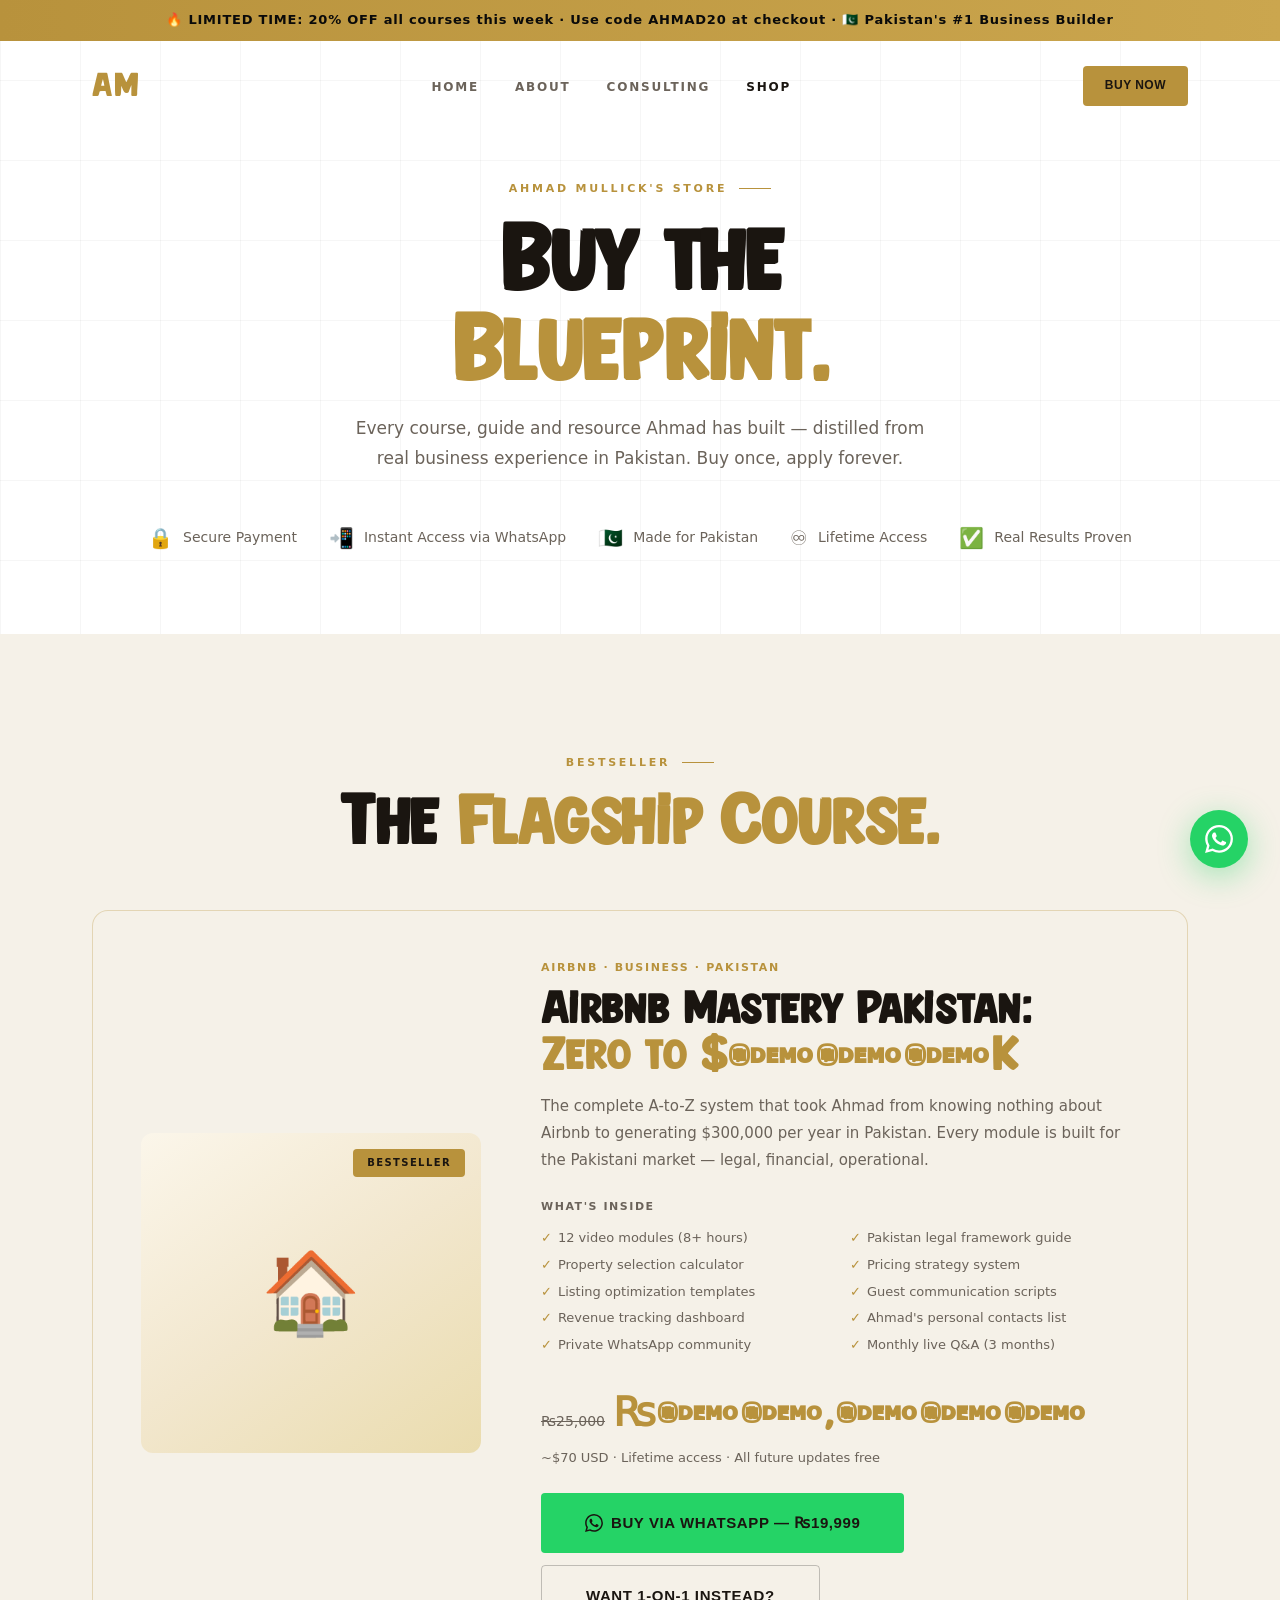
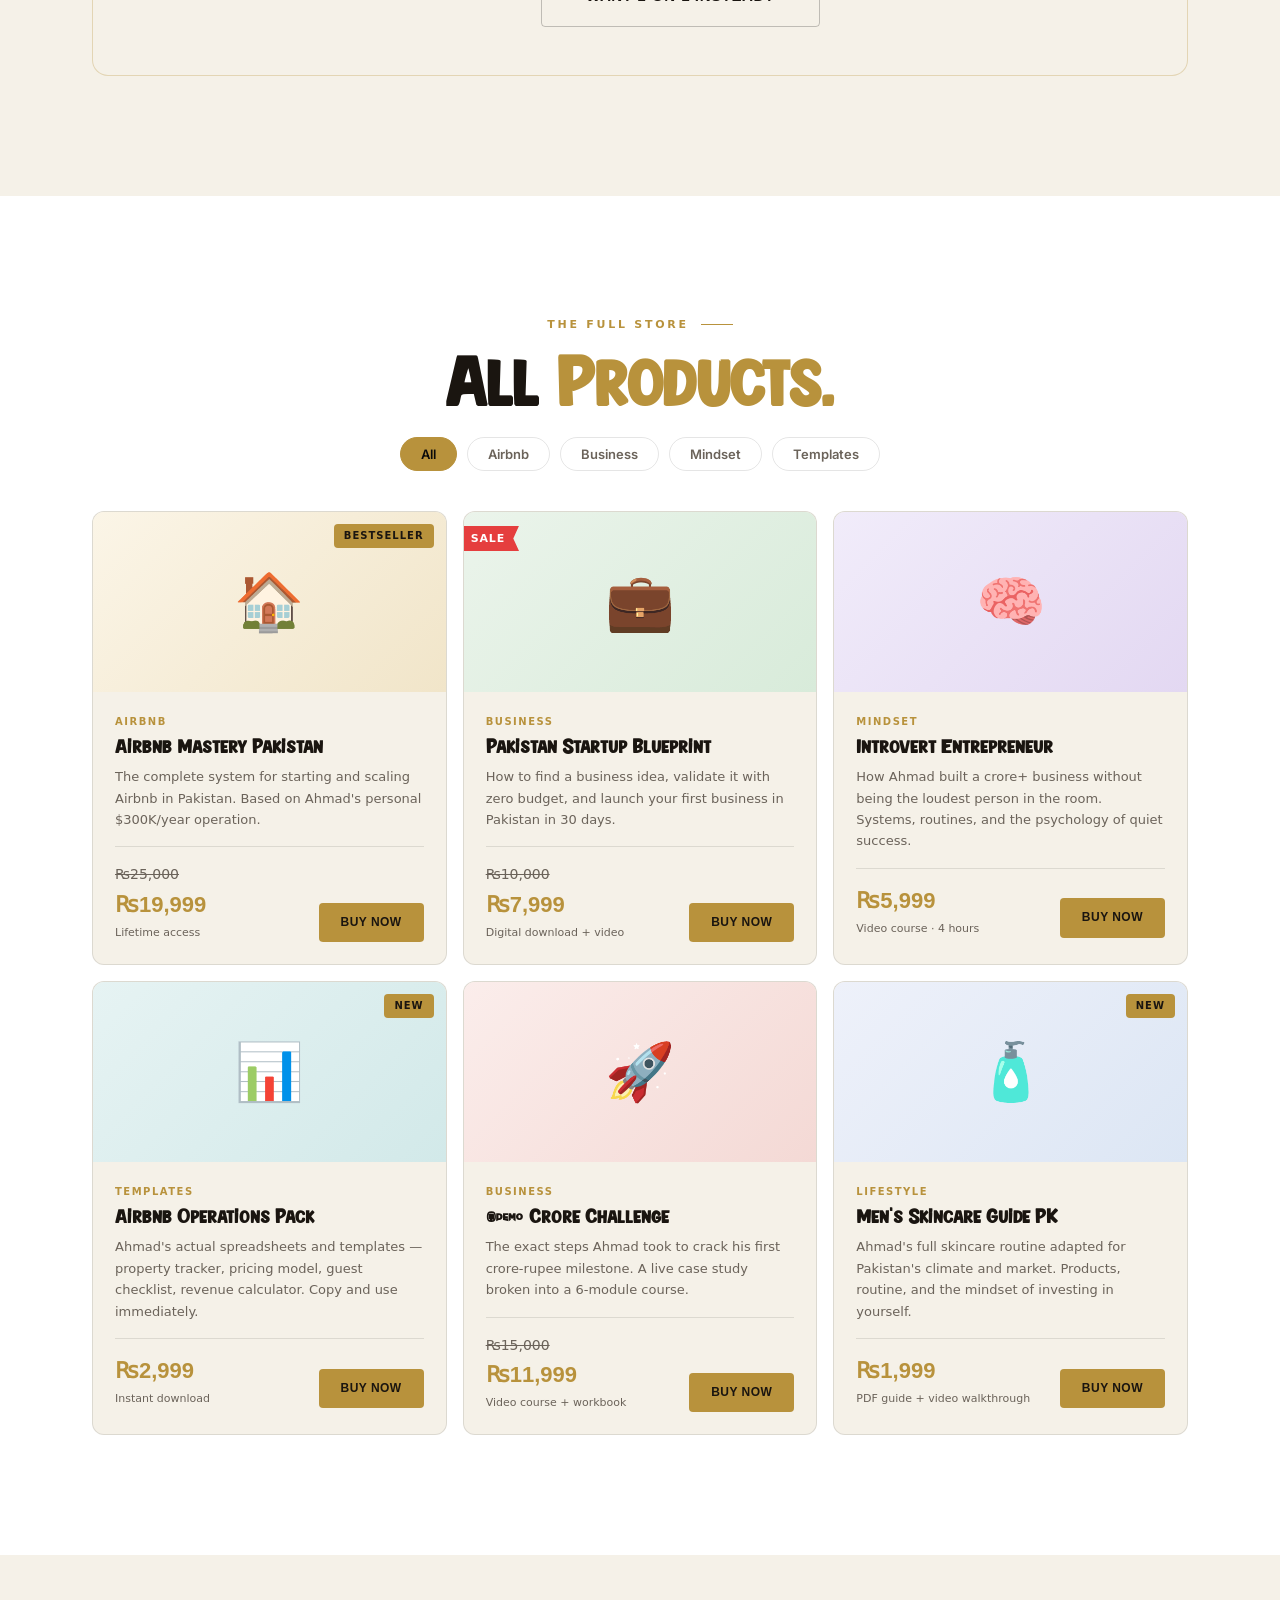
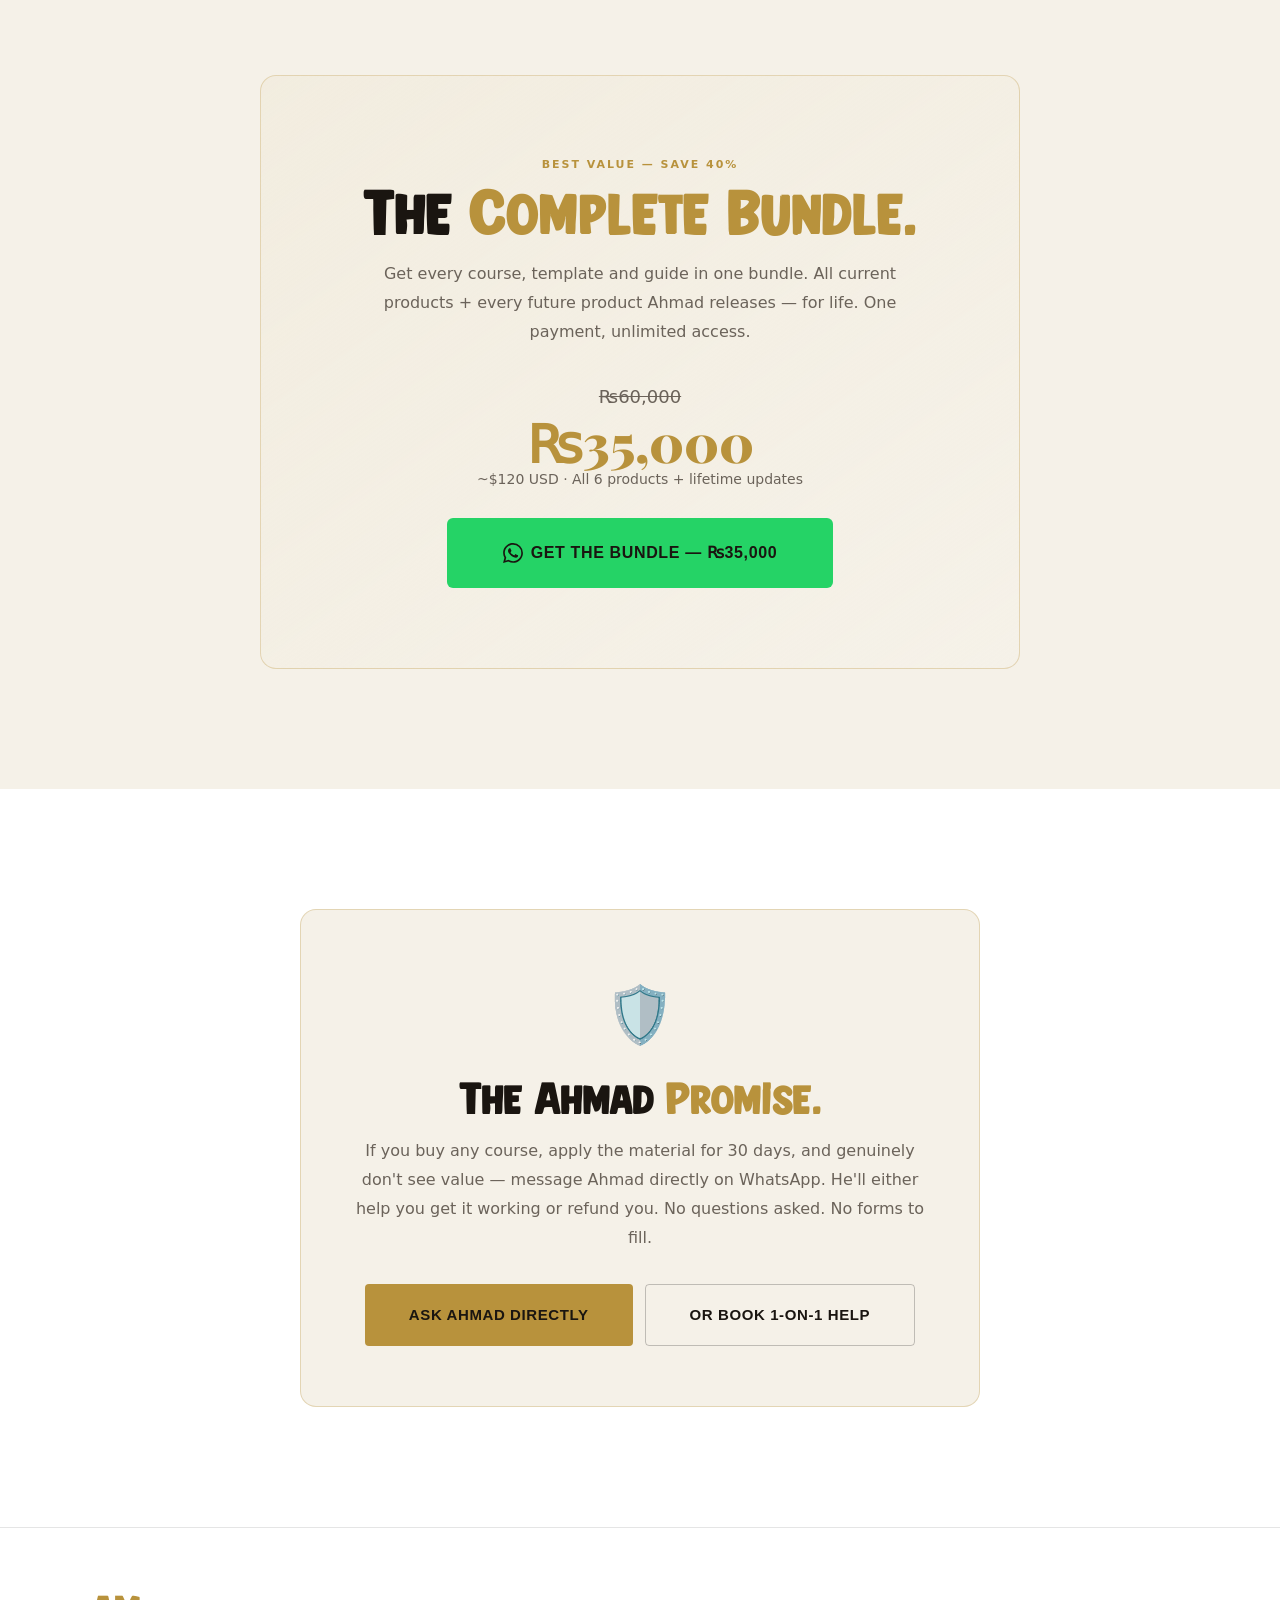
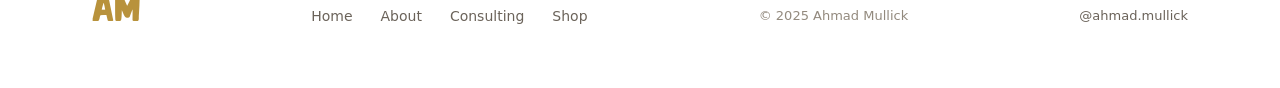
<file: shop.html>
<!DOCTYPE html>
<html lang="en">
<head>
  <meta charset="UTF-8" />
  <meta name="viewport" content="width=device-width, initial-scale=1.0" />
  <title>Shop — Buy Ahmad Mullick's Courses & Resources</title>
  <meta name="description" content="Buy Ahmad Mullick's courses, guides and resources. Learn how to build an Airbnb business in Pakistan and scale to $300K/year." />
  <link rel="preconnect" href="https://fonts.googleapis.com" />
  <link rel="preconnect" href="https://fonts.gstatic.com" crossorigin />
  <link href="https://fonts.googleapis.com/css2?family=Playfair+Display:wght@400;700;900&family=Inter:wght@300;400;500;600&display=swap" rel="stylesheet" />
  <link rel="stylesheet" href="styles.css" />
  <style>
    .banner-strip {
      background: linear-gradient(90deg, var(--gold), var(--gold-light), var(--gold));
      background-size: 200% 100%;
      animation: bannerMove 4s linear infinite;
      padding: 10px 0;
      text-align: center;
      position: fixed;
      top: 0; left: 0; right: 0;
      z-index: 200;
    }
    @keyframes bannerMove {
      0% { background-position: 0% 0%; }
      100% { background-position: 200% 0%; }
    }
    .banner-strip p {
      font-size: 13px;
      font-weight: 700;
      color: #0A0A0A;
      letter-spacing: 0.06em;
    }
    .nav { top: 38px; }

    /* Cart badge style */
    .cart-badge {
      display: inline-flex;
      align-items: center;
      gap: 6px;
      background: var(--bg-3);
      border: 1px solid var(--border);
      border-radius: 100px;
      padding: 6px 14px;
      font-size: 13px;
      font-weight: 600;
      color: var(--text-muted);
      cursor: pointer;
      transition: var(--transition);
    }
    .cart-badge:hover { border-color: var(--gold); color: var(--gold); }

    /* Trust badges */
    .trust-row {
      display: flex;
      gap: 32px;
      justify-content: center;
      flex-wrap: wrap;
      margin-top: 48px;
    }
    .trust-item {
      display: flex;
      align-items: center;
      gap: 10px;
      font-size: 14px;
      color: var(--text-muted);
    }
    .trust-icon { font-size: 20px; }

    /* Category tabs */
    .category-tabs {
      display: flex;
      gap: 10px;
      flex-wrap: wrap;
      margin-bottom: 40px;
      justify-content: center;
    }
    .cat-tab {
      padding: 8px 20px;
      border-radius: 100px;
      font-size: 13px;
      font-weight: 600;
      border: 1px solid var(--border);
      color: var(--text-muted);
      cursor: pointer;
      transition: var(--transition);
      background: transparent;
      font-family: 'Inter', sans-serif;
    }
    .cat-tab:hover, .cat-tab.active {
      background: var(--gold);
      border-color: var(--gold);
      color: #0A0A0A;
    }

    /* Countdown */
    .countdown-wrap {
      display: flex;
      gap: 20px;
      justify-content: center;
      margin: 20px 0 32px;
    }
    .cd-unit {
      text-align: center;
      background: rgba(0,0,0,0.4);
      border: 1px solid var(--gold-border);
      border-radius: 12px;
      padding: 14px 20px;
      min-width: 72px;
    }
    .cd-num {
      font-family: 'Playfair Display', serif;
      font-size: 32px;
      font-weight: 900;
      color: var(--gold);
      line-height: 1;
      display: block;
    }
    .cd-label {
      font-size: 10px;
      letter-spacing: 0.12em;
      text-transform: uppercase;
      color: var(--text-muted);
      margin-top: 4px;
      display: block;
    }

    /* Sale badge */
    .sale-ribbon {
      position: absolute;
      top: 14px;
      left: -3px;
      background: #e53e3e;
      color: #fff;
      font-size: 11px;
      font-weight: 700;
      padding: 4px 14px 4px 10px;
      letter-spacing: 0.08em;
      text-transform: uppercase;
      clip-path: polygon(0 0, 100% 0, 90% 50%, 100% 100%, 0 100%);
    }
    .price-old {
      text-decoration: line-through;
      color: var(--text-muted);
      font-size: 14px;
      margin-right: 8px;
    }
  </style>
</head>
<body>

  <!-- ANNOUNCEMENT BAR -->
  <div class="banner-strip">
    <p>🔥 LIMITED TIME: 20% OFF all courses this week · Use code AHMAD20 at checkout · 🇵🇰 Pakistan's #1 Business Builder</p>
  </div>

  <!-- FLOATING WHATSAPP -->
  <div class="whatsapp-float">
    <span class="whatsapp-tooltip">Questions? Chat now!</span>
    <a href="https://wa.me/923001234567?text=Hi%20Ahmad%2C%20I%20have%20a%20question%20about%20your%20courses!" target="_blank" class="whatsapp-bubble" aria-label="WhatsApp">
      <svg viewBox="0 0 24 24"><path d="M17.472 14.382c-.297-.149-1.758-.867-2.03-.967-.273-.099-.471-.148-.67.15-.197.297-.767.966-.94 1.164-.173.199-.347.223-.644.075-.297-.15-1.255-.463-2.39-1.475-.883-.788-1.48-1.761-1.653-2.059-.173-.297-.018-.458.13-.606.134-.133.298-.347.446-.52.149-.174.198-.298.298-.497.099-.198.05-.371-.025-.52-.075-.149-.669-1.612-.916-2.207-.242-.579-.487-.5-.669-.51-.173-.008-.371-.01-.57-.01-.198 0-.52.074-.792.372-.272.297-1.04 1.016-1.04 2.479 0 1.462 1.065 2.875 1.213 3.074.149.198 2.096 3.2 5.077 4.487.709.306 1.262.489 1.694.625.712.227 1.36.195 1.871.118.571-.085 1.758-.719 2.006-1.413.248-.694.248-1.289.173-1.413-.074-.124-.272-.198-.57-.347m-5.421 7.403h-.004a9.87 9.87 0 01-5.031-1.378l-.361-.214-3.741.982.998-3.648-.235-.374a9.86 9.86 0 01-1.51-5.26c.001-5.45 4.436-9.884 9.888-9.884 2.64 0 5.122 1.03 6.988 2.898a9.825 9.825 0 012.893 6.994c-.003 5.45-4.437 9.884-9.885 9.884m8.413-18.297A11.815 11.815 0 0012.05 0C5.495 0 .16 5.335.157 11.892c0 2.096.547 4.142 1.588 5.945L.057 24l6.305-1.654a11.882 11.882 0 005.683 1.448h.005c6.554 0 11.89-5.335 11.893-11.893a11.821 11.821 0 00-3.48-8.413z"/></svg>
    </a>
  </div>

  <!-- NAV -->
  <nav class="nav" id="nav">
    <div class="nav-inner">
      <a href="index.html" class="nav-logo">AM</a>
      <ul class="nav-links">
        <li><a href="index.html">Home</a></li>
        <li><a href="about.html">About</a></li>
        <li><a href="consulting.html">Consulting</a></li>
        <li><a href="shop.html" class="active">Shop</a></li>
      </ul>
      <a href="https://wa.me/923001234567?text=I%20want%20to%20buy%20a%20course!" target="_blank" class="btn btn-primary btn-sm">Buy Now</a>
    </div>
  </nav>

  <!-- SHOP HERO -->
  <section class="page-hero shop-hero" style="padding-top:180px;background:var(--bg);">
    <div class="grid-overlay"></div>
    <div class="container">
      <p class="section-eyebrow center reveal">Ahmad Mullick's Store</p>
      <h1 class="section-title center reveal" style="font-size:clamp(44px,8vw,86px);">Buy the<br /><span class="gold">Blueprint.</span></h1>
      <p class="section-subtitle center reveal">
        Every course, guide and resource Ahmad has built — distilled from real business experience in Pakistan. Buy once, apply forever.
      </p>
      <div class="trust-row reveal">
        <div class="trust-item"><span class="trust-icon">🔒</span> Secure Payment</div>
        <div class="trust-item"><span class="trust-icon">📲</span> Instant Access via WhatsApp</div>
        <div class="trust-item"><span class="trust-icon">🇵🇰</span> Made for Pakistan</div>
        <div class="trust-item"><span class="trust-icon">♾️</span> Lifetime Access</div>
        <div class="trust-item"><span class="trust-icon">✅</span> Real Results Proven</div>
      </div>
    </div>
  </section>

  <!-- FEATURED PRODUCT -->
  <section class="section shop-featured" style="background:var(--bg-2);">
    <div class="container">
      <p class="section-eyebrow center reveal">Bestseller</p>
      <h2 class="section-title center reveal">The <span class="gold">Flagship Course.</span></h2>

      <div class="featured-product">
        <div class="fp-visual">
          <span class="fp-icon">🏠</span>
          <span class="fp-badge-inner">BESTSELLER</span>
        </div>
        <div class="fp-content">
          <p class="fp-tag">Airbnb · Business · Pakistan</p>
          <h2 class="fp-title">Airbnb Mastery Pakistan:<br /><span class="gold">Zero to $300K</span></h2>
          <p class="fp-desc">The complete A-to-Z system that took Ahmad from knowing nothing about Airbnb to generating $300,000 per year in Pakistan. Every module is built for the Pakistani market — legal, financial, operational.</p>
          <div class="fp-includes">
            <div class="fp-includes-title">What's Inside</div>
            <ul>
              <li>12 video modules (8+ hours)</li>
              <li>Pakistan legal framework guide</li>
              <li>Property selection calculator</li>
              <li>Pricing strategy system</li>
              <li>Listing optimization templates</li>
              <li>Guest communication scripts</li>
              <li>Revenue tracking dashboard</li>
              <li>Ahmad's personal contacts list</li>
              <li>Private WhatsApp community</li>
              <li>Monthly live Q&amp;A (3 months)</li>
            </ul>
          </div>
          <div class="fp-price">
            <div><span class="price-old">₨25,000</span><span class="fp-price-main">₨19,999</span></div>
            <p class="fp-price-note">~$70 USD · Lifetime access · All future updates free</p>
          </div>
          <div class="fp-ctas">
            <a href="https://wa.me/923001234567?text=Hi%20Ahmad%2C%20I%20want%20to%20buy%20the%20Airbnb%20Mastery%20Pakistan%20course!" target="_blank" class="btn btn-whatsapp btn-lg">
              <svg viewBox="0 0 24 24" fill="currentColor" width="18" height="18"><path d="M17.472 14.382c-.297-.149-1.758-.867-2.03-.967-.273-.099-.471-.148-.67.15-.197.297-.767.966-.94 1.164-.173.199-.347.223-.644.075-.297-.15-1.255-.463-2.39-1.475-.883-.788-1.48-1.761-1.653-2.059-.173-.297-.018-.458.13-.606.134-.133.298-.347.446-.52.149-.174.198-.298.298-.497.099-.198.05-.371-.025-.52-.075-.149-.669-1.612-.916-2.207-.242-.579-.487-.5-.669-.51-.173-.008-.371-.01-.57-.01-.198 0-.52.074-.792.372-.272.297-1.04 1.016-1.04 2.479 0 1.462 1.065 2.875 1.213 3.074.149.198 2.096 3.2 5.077 4.487.709.306 1.262.489 1.694.625.712.227 1.36.195 1.871.118.571-.085 1.758-.719 2.006-1.413.248-.694.248-1.289.173-1.413-.074-.124-.272-.198-.57-.347m-5.421 7.403h-.004a9.87 9.87 0 01-5.031-1.378l-.361-.214-3.741.982.998-3.648-.235-.374a9.86 9.86 0 01-1.51-5.26c.001-5.45 4.436-9.884 9.888-9.884 2.64 0 5.122 1.03 6.988 2.898a9.825 9.825 0 012.893 6.994c-.003 5.45-4.437 9.884-9.885 9.884m8.413-18.297A11.815 11.815 0 0012.05 0C5.495 0 .16 5.335.157 11.892c0 2.096.547 4.142 1.588 5.945L.057 24l6.305-1.654a11.882 11.882 0 005.683 1.448h.005c6.554 0 11.89-5.335 11.893-11.893a11.821 11.821 0 00-3.48-8.413z"/></svg>
              Buy via WhatsApp — ₨19,999
            </a>
            <a href="consulting.html" class="btn btn-outline btn-lg">Want 1-on-1 Instead?</a>
          </div>
        </div>
      </div>

    </div>
  </section>

  <!-- ALL PRODUCTS -->
  <section class="section all-products">
    <div class="container">
      <p class="section-eyebrow center reveal">The Full Store</p>
      <h2 class="section-title center reveal">All <span class="gold">Products.</span></h2>

      <div class="category-tabs reveal">
        <button class="cat-tab active">All</button>
        <button class="cat-tab">Airbnb</button>
        <button class="cat-tab">Business</button>
        <button class="cat-tab">Mindset</button>
        <button class="cat-tab">Templates</button>
      </div>

      <div class="products-grid">

        <!-- Product 1 -->
        <div class="product-card reveal">
          <div class="product-thumb pt-1">
            <span>🏠</span>
            <span class="product-label">Bestseller</span>
          </div>
          <div class="product-body">
            <div class="product-category">Airbnb</div>
            <div class="product-name">Airbnb Mastery Pakistan</div>
            <p class="product-desc">The complete system for starting and scaling Airbnb in Pakistan. Based on Ahmad's personal $300K/year operation.</p>
            <div class="product-footer">
              <div>
                <span class="price-old">₨25,000</span>
                <div class="product-price">₨19,999</div>
                <div class="product-price-sub">Lifetime access</div>
              </div>
              <a href="https://wa.me/923001234567?text=I%20want%20to%20buy%20Airbnb%20Mastery%20Pakistan!" target="_blank" class="btn btn-primary btn-sm">Buy Now</a>
            </div>
          </div>
        </div>

        <!-- Product 2 -->
        <div class="product-card reveal">
          <div class="product-thumb pt-2">
            <span>💼</span>
            <span class="sale-ribbon">Sale</span>
          </div>
          <div class="product-body">
            <div class="product-category">Business</div>
            <div class="product-name">Pakistan Startup Blueprint</div>
            <p class="product-desc">How to find a business idea, validate it with zero budget, and launch your first business in Pakistan in 30 days.</p>
            <div class="product-footer">
              <div>
                <span class="price-old">₨10,000</span>
                <div class="product-price">₨7,999</div>
                <div class="product-price-sub">Digital download + video</div>
              </div>
              <a href="https://wa.me/923001234567?text=I%20want%20the%20Pakistan%20Startup%20Blueprint!" target="_blank" class="btn btn-primary btn-sm">Buy Now</a>
            </div>
          </div>
        </div>

        <!-- Product 3 -->
        <div class="product-card reveal">
          <div class="product-thumb pt-3">
            <span>🧠</span>
          </div>
          <div class="product-body">
            <div class="product-category">Mindset</div>
            <div class="product-name">Introvert Entrepreneur</div>
            <p class="product-desc">How Ahmad built a crore+ business without being the loudest person in the room. Systems, routines, and the psychology of quiet success.</p>
            <div class="product-footer">
              <div>
                <div class="product-price">₨5,999</div>
                <div class="product-price-sub">Video course · 4 hours</div>
              </div>
              <a href="https://wa.me/923001234567?text=I%20want%20the%20Introvert%20Entrepreneur%20course!" target="_blank" class="btn btn-primary btn-sm">Buy Now</a>
            </div>
          </div>
        </div>

        <!-- Product 4 -->
        <div class="product-card reveal">
          <div class="product-thumb pt-4">
            <span>📊</span>
            <span class="product-label">New</span>
          </div>
          <div class="product-body">
            <div class="product-category">Templates</div>
            <div class="product-name">Airbnb Operations Pack</div>
            <p class="product-desc">Ahmad's actual spreadsheets and templates — property tracker, pricing model, guest checklist, revenue calculator. Copy and use immediately.</p>
            <div class="product-footer">
              <div>
                <div class="product-price">₨2,999</div>
                <div class="product-price-sub">Instant download</div>
              </div>
              <a href="https://wa.me/923001234567?text=I%20want%20the%20Airbnb%20Operations%20Pack!" target="_blank" class="btn btn-primary btn-sm">Buy Now</a>
            </div>
          </div>
        </div>

        <!-- Product 5 -->
        <div class="product-card reveal">
          <div class="product-thumb pt-5">
            <span>🚀</span>
          </div>
          <div class="product-body">
            <div class="product-category">Business</div>
            <div class="product-name">1 Crore Challenge</div>
            <p class="product-desc">The exact steps Ahmad took to crack his first crore-rupee milestone. A live case study broken into a 6-module course.</p>
            <div class="product-footer">
              <div>
                <span class="price-old">₨15,000</span>
                <div class="product-price">₨11,999</div>
                <div class="product-price-sub">Video course + workbook</div>
              </div>
              <a href="https://wa.me/923001234567?text=I%20want%20the%201%20Crore%20Challenge%20course!" target="_blank" class="btn btn-primary btn-sm">Buy Now</a>
            </div>
          </div>
        </div>

        <!-- Product 6 -->
        <div class="product-card reveal">
          <div class="product-thumb pt-6">
            <span>🧴</span>
            <span class="product-label">New</span>
          </div>
          <div class="product-body">
            <div class="product-category">Lifestyle</div>
            <div class="product-name">Men's Skincare Guide PK</div>
            <p class="product-desc">Ahmad's full skincare routine adapted for Pakistan's climate and market. Products, routine, and the mindset of investing in yourself.</p>
            <div class="product-footer">
              <div>
                <div class="product-price">₨1,999</div>
                <div class="product-price-sub">PDF guide + video walkthrough</div>
              </div>
              <a href="https://wa.me/923001234567?text=I%20want%20the%20Men%27s%20Skincare%20Guide!" target="_blank" class="btn btn-primary btn-sm">Buy Now</a>
            </div>
          </div>
        </div>

      </div>
    </div>
  </section>

  <!-- BUNDLE OFFER -->
  <section class="section" style="background:var(--bg-2);">
    <div class="container">
      <div class="cta-block">
        <p style="font-size:11px;font-weight:700;letter-spacing:0.18em;text-transform:uppercase;color:var(--gold);margin-bottom:12px;position:relative;">Best Value — Save 40%</p>
        <h2 class="cta-block-title">The <span class="gold">Complete Bundle.</span></h2>
        <p class="cta-block-text">Get every course, template and guide in one bundle. All current products + every future product Ahmad releases — for life. One payment, unlimited access.</p>
        <div style="margin-bottom:28px;position:relative;">
          <p style="font-size:18px;color:var(--text-muted);margin-bottom:4px;"><span style="text-decoration:line-through;">₨60,000</span></p>
          <p style="font-family:'Playfair Display',serif;font-size:52px;font-weight:900;color:var(--gold);line-height:1;">₨35,000</p>
          <p style="font-size:14px;color:var(--text-muted);">~$120 USD · All 6 products + lifetime updates</p>
        </div>
        <div class="cta-block-btns">
          <a href="https://wa.me/923001234567?text=Hi%20Ahmad%2C%20I%20want%20the%20Complete%20Bundle!" target="_blank" class="btn btn-whatsapp btn-xl">
            <svg viewBox="0 0 24 24" fill="currentColor" width="20" height="20"><path d="M17.472 14.382c-.297-.149-1.758-.867-2.03-.967-.273-.099-.471-.148-.67.15-.197.297-.767.966-.94 1.164-.173.199-.347.223-.644.075-.297-.15-1.255-.463-2.39-1.475-.883-.788-1.48-1.761-1.653-2.059-.173-.297-.018-.458.13-.606.134-.133.298-.347.446-.52.149-.174.198-.298.298-.497.099-.198.05-.371-.025-.52-.075-.149-.669-1.612-.916-2.207-.242-.579-.487-.5-.669-.51-.173-.008-.371-.01-.57-.01-.198 0-.52.074-.792.372-.272.297-1.04 1.016-1.04 2.479 0 1.462 1.065 2.875 1.213 3.074.149.198 2.096 3.2 5.077 4.487.709.306 1.262.489 1.694.625.712.227 1.36.195 1.871.118.571-.085 1.758-.719 2.006-1.413.248-.694.248-1.289.173-1.413-.074-.124-.272-.198-.57-.347m-5.421 7.403h-.004a9.87 9.87 0 01-5.031-1.378l-.361-.214-3.741.982.998-3.648-.235-.374a9.86 9.86 0 01-1.51-5.26c.001-5.45 4.436-9.884 9.888-9.884 2.64 0 5.122 1.03 6.988 2.898a9.825 9.825 0 012.893 6.994c-.003 5.45-4.437 9.884-9.885 9.884m8.413-18.297A11.815 11.815 0 0012.05 0C5.495 0 .16 5.335.157 11.892c0 2.096.547 4.142 1.588 5.945L.057 24l6.305-1.654a11.882 11.882 0 005.683 1.448h.005c6.554 0 11.89-5.335 11.893-11.893a11.821 11.821 0 00-3.48-8.413z"/></svg>
            Get the Bundle — ₨35,000
          </a>
        </div>
      </div>
    </div>
  </section>

  <!-- GUARANTEE -->
  <section class="section shop-guarantee" style="background:var(--bg);">
    <div class="container">
      <div class="guarantee-inner">
        <div class="guarantee-icon">🛡️</div>
        <h2 class="guarantee-title">The Ahmad <span class="gold">Promise.</span></h2>
        <p class="guarantee-text">If you buy any course, apply the material for 30 days, and genuinely don't see value — message Ahmad directly on WhatsApp. He'll either help you get it working or refund you. No questions asked. No forms to fill.</p>
        <div style="display:flex;gap:12px;justify-content:center;flex-wrap:wrap;">
          <a href="https://wa.me/923001234567?text=Hi%20Ahmad%2C%20I%20have%20a%20question%20about%20your%20courses!" target="_blank" class="btn btn-primary btn-lg">Ask Ahmad Directly</a>
          <a href="consulting.html" class="btn btn-outline btn-lg">Or Book 1-on-1 Help</a>
        </div>
      </div>
    </div>
  </section>

  <!-- FOOTER -->
  <footer class="footer">
    <div class="container">
      <div class="footer-inner">
        <div class="footer-logo">AM</div>
        <div class="footer-links">
          <a href="index.html">Home</a>
          <a href="about.html">About</a>
          <a href="consulting.html">Consulting</a>
          <a href="shop.html">Shop</a>
        </div>
        <p class="footer-copy">© 2025 Ahmad Mullick</p>
        <a href="https://www.instagram.com/ahmad.mullick" target="_blank" class="footer-ig">@ahmad.mullick</a>
      </div>
    </div>
  </footer>

  <script src="script.js"></script>
  <script>
    // Countdown timer
    function updateCountdown() {
      const now = new Date();
      const end = new Date(now);
      end.setDate(end.getDate() + ((7 - now.getDay()) % 7 || 7));
      end.setHours(23, 59, 59, 0);
      const diff = end - now;
      const d = Math.floor(diff / 86400000);
      const h = Math.floor((diff % 86400000) / 3600000);
      const m = Math.floor((diff % 3600000) / 60000);
      const s = Math.floor((diff % 60000) / 1000);
      document.querySelectorAll('.cd-days').forEach(el => el.textContent = String(d).padStart(2,'0'));
      document.querySelectorAll('.cd-hours').forEach(el => el.textContent = String(h).padStart(2,'0'));
      document.querySelectorAll('.cd-mins').forEach(el => el.textContent = String(m).padStart(2,'0'));
      document.querySelectorAll('.cd-secs').forEach(el => el.textContent = String(s).padStart(2,'0'));
    }
    setInterval(updateCountdown, 1000);
    updateCountdown();

    // Category tabs
    document.querySelectorAll('.cat-tab').forEach(tab => {
      tab.addEventListener('click', () => {
        document.querySelectorAll('.cat-tab').forEach(t => t.classList.remove('active'));
        tab.classList.add('active');
      });
    });
  </script>
</body>
</html>
</file>
<file: styles.css>
/* ─── CUSTOM FONT ─────────── */
@font-face {
  font-family: 'EveryRun';
  src: url('fonts/EveryRun.ttf') format('truetype');
  font-weight: normal;
  font-style: normal;
  font-display: swap;
}

/* ─── RESET & VARIABLES ─────────── */
*, *::before, *::after { box-sizing: border-box; margin: 0; padding: 0; }

:root {
  --black: #FFFFFF;          /* page base — now light */
  --black-2: #F5F1E8;        /* warm cream surface */
  --black-3: #FFFFFF;        /* card surface */
  --black-4: #ECE6D9;        /* light surface */
  --white: #1A1510;          /* primary text — now dark ink */
  --off-white: #2E2820;
  --ink: #1A1510;            /* dark text on gold / light surfaces */
  --gold: #B8923C;           /* deeper gold for contrast on light */
  --gold-light: #CBA64E;
  --gold-dim: rgba(184,146,60,0.12);
  --gold-border: rgba(184,146,60,0.32);
  --muted: #6B635A;          /* muted text */
  --muted-2: #938A7E;
  --border: rgba(0,0,0,0.10);
  --border-gold: rgba(184,146,60,0.30);
  --whatsapp: #25D366;
  --radius: 12px;
  --transition: 0.4s cubic-bezier(0.4,0,0.2,1);
}

html { scroll-behavior: smooth; }

body {
  background: var(--black);
  color: var(--white);
  font-family: 'DM Sans', system-ui, sans-serif;
  font-size: 16px;
  line-height: 1.6;
  -webkit-font-smoothing: antialiased;
  overflow-x: hidden;
}
body.is-intro { overflow: hidden !important; position: fixed; width: 100%; }

a { text-decoration: none; color: inherit; }
img { max-width: 100%; display: block; }
.gold { color: var(--gold); }

/* ─── TYPOGRAPHY ─────────── */
h1, h2, h3, h4 { font-family: 'EveryRun', serif; line-height: 1.05; }

.eyebrow {
  display: flex;
  align-items: center;
  gap: 12px;
  font-size: 11px;
  font-weight: 700;
  letter-spacing: 0.25em;
  text-transform: uppercase;
  color: var(--gold);
  margin-bottom: 20px;
}
.eyebrow::before {
  content: '';
  display: block;
  width: 32px;
  height: 1px;
  background: var(--gold);
  flex-shrink: 0;
}
.eyebrow.center { justify-content: center; }
.eyebrow.center::before { display: none; }
.eyebrow.center::after {
  content: '';
  display: block;
  width: 32px;
  height: 1px;
  background: var(--gold);
  flex-shrink: 0;
}

.display-title {
  font-size: clamp(42px, 6vw, 72px);
  font-weight: 900;
  color: var(--white);
  line-height: 1.05;
  letter-spacing: -0.02em;
}
.display-title .gold-word { color: var(--gold); }

.body-text {
  color: var(--muted);
  font-size: 16px;
  line-height: 1.8;
  margin-bottom: 16px;
}
.body-text strong { color: var(--white); font-weight: 600; }

/* ─── LAYOUT ─────────── */
.container { max-width: 1160px; margin: 0 auto; padding: 0 32px; }
.container-wide { max-width: 1400px; margin: 0 auto; padding: 0 40px; }
.section { padding: 120px 0; }
.section-sm { padding: 80px 0; }

/* ─── BUTTONS ─────────── */
.btn {
  display: inline-flex;
  align-items: center;
  gap: 8px;
  font-family: 'DM Sans', sans-serif;
  font-size: 14px;
  font-weight: 700;
  letter-spacing: 0.04em;
  text-transform: uppercase;
  padding: 14px 32px;
  border-radius: 4px;
  transition: var(--transition);
  cursor: pointer;
  border: none;
  white-space: nowrap;
}
.btn-gold {
  background: var(--gold);
  color: var(--ink);
}
.btn-gold:hover { background: var(--gold-light); transform: translateY(-2px); box-shadow: 0 12px 40px rgba(201,168,76,0.3); }

.btn-white {
  background: var(--ink);
  color: #fff;
}
.btn-white:hover { background: #000; transform: translateY(-2px); }

.btn-outline {
  background: transparent;
  color: var(--white);
  border: 1px solid rgba(0,0,0,0.22);
}
.btn-outline:hover { border-color: var(--gold); color: var(--gold); transform: translateY(-2px); }

.btn-ghost {
  background: transparent;
  color: var(--muted);
  border: 1px solid var(--border);
  font-size: 13px;
}
.btn-ghost:hover { color: var(--white); border-color: rgba(0,0,0,0.2); }

.btn-wa {
  background: var(--whatsapp);
  color: var(--white);
}
.btn-wa:hover { transform: translateY(-2px); box-shadow: 0 12px 36px rgba(37,211,102,0.35); }

.btn-sm  { padding: 10px 22px; font-size: 12px; }
.btn-lg  { padding: 18px 44px; font-size: 15px; }
.btn-xl  { padding: 22px 56px; font-size: 16px; border-radius: 6px; }

/* ─── REVEAL ANIMATION ─────────── */
.reveal {
  opacity: 0;
  transform: translateY(24px);
  transition: opacity 0.75s ease, transform 0.75s ease;
}
.reveal.visible { opacity: 1; transform: translateY(0); }
.reveal-left { opacity: 0; transform: translateX(-30px); transition: opacity 0.75s ease, transform 0.75s ease; }
.reveal-left.visible { opacity: 1; transform: translateX(0); }
.reveal-right { opacity: 0; transform: translateX(30px); transition: opacity 0.75s ease, transform 0.75s ease; }
.reveal-right.visible { opacity: 1; transform: translateX(0); }

/* ─── FLOATING WHATSAPP ─────────── */
.whatsapp-float {
  position: fixed;
  bottom: 32px; right: 32px;
  z-index: 999;
  display: flex;
  flex-direction: column;
  align-items: flex-end;
  gap: 10px;
}
.wa-bubble {
  width: 58px; height: 58px;
  border-radius: 50%;
  background: var(--whatsapp);
  display: flex;
  align-items: center;
  justify-content: center;
  box-shadow: 0 8px 32px rgba(37,211,102,0.4);
  transition: var(--transition);
  animation: waPulse 3s ease-in-out infinite;
}
.wa-bubble:hover { transform: scale(1.1); }
.wa-bubble svg { width: 28px; height: 28px; fill: #fff; }
.wa-tip {
  background: var(--black-3);
  border: 1px solid var(--border);
  border-radius: 100px;
  padding: 7px 14px;
  font-size: 12px;
  color: var(--white);
  white-space: nowrap;
  opacity: 0;
  transform: translateX(8px);
  transition: var(--transition);
  pointer-events: none;
}
.whatsapp-float:hover .wa-tip { opacity: 1; transform: translateX(0); }
@keyframes waPulse {
  0%, 100% { box-shadow: 0 8px 32px rgba(37,211,102,0.4); }
  50% { box-shadow: 0 8px 48px rgba(37,211,102,0.65); }
}

/* ─── NAV ─────────── */
.nav {
  position: fixed;
  top: 0; left: 0; right: 0;
  z-index: 100;
  padding: 24px 0;
  transition: var(--transition);
}
.nav.scrolled {
  background: rgba(255,255,255,0.9);
  backdrop-filter: blur(20px);
  border-bottom: 1px solid var(--border);
  box-shadow: 0 4px 24px rgba(0,0,0,0.05);
  padding: 16px 0;
}
.nav-inner {
  display: flex;
  align-items: center;
  justify-content: space-between;
  max-width: 1160px;
  margin: 0 auto;
  padding: 0 32px;
}
.nav-logo {
  font-family: 'EveryRun', serif;
  font-size: 30px;
  font-weight: 700;
  color: var(--gold);
  letter-spacing: 0.06em;
}
.nav-links {
  display: flex;
  list-style: none;
  gap: 36px;
  align-items: center;
}
.nav-links a {
  font-size: 12px;
  font-weight: 700;
  letter-spacing: 0.15em;
  text-transform: uppercase;
  color: var(--muted);
  transition: color var(--transition);
}
.nav-links a:hover, .nav-links a.active { color: var(--white); }

/* ─── INTRO OVERLAY ─────────── */
body.is-intro { overflow: hidden !important; position: fixed; width: 100%; }
.intro-overlay {
  position: fixed;
  top: 0; left: 0; right: 0; bottom: 0;
  width: 100%; height: 100%;
  z-index: 9999;
  background: #050302; /* hardcoded dark — never affected by light theme */
  overflow: hidden;
}
/* Subtle scanline texture for cinematic feel */
.intro-overlay::before {
  content: '';
  position: absolute;
  inset: 0;
  background: repeating-linear-gradient(
    0deg,
    transparent,
    transparent 3px,
    rgba(0,0,0,0.04) 3px,
    rgba(0,0,0,0.04) 4px
  );
  pointer-events: none;
  z-index: 1;
}
.intro-overlay.exit { animation: introUp 0.9s cubic-bezier(0.76,0,0.24,1) forwards; }
.intro-overlay.gone { display: none !important; }
@keyframes introUp { from { transform: translateY(0); clip-path: inset(0 0 0 0); } to { transform: translateY(-100%); } }
.intro-content {
  position: absolute;
  top: 50%; left: 50%;
  transform: translate(-50%, -50%);
  text-align: center;
  width: 90%;
  z-index: 2;
}
.intro-logo {
  font-family: 'EveryRun', serif;
  font-size: clamp(100px, 22vw, 160px);
  font-weight: 700;
  color: var(--gold);
  line-height: 1;
  opacity: 0;
  letter-spacing: 0.06em;
  text-shadow: 0 0 120px rgba(184,146,60,0.45), 0 0 40px rgba(184,146,60,0.2);
  animation: iFadeScale 1s 0.2s cubic-bezier(0.16,1,0.3,1) forwards;
}
@keyframes iFadeScale {
  from { opacity: 0; transform: scale(0.82) translateY(24px); filter: blur(8px); }
  to   { opacity: 1; transform: scale(1) translateY(0); filter: blur(0); }
}
.intro-line {
  width: 0; height: 1px;
  background: linear-gradient(90deg, transparent, var(--gold), transparent);
  margin: 24px auto;
  animation: iExpand 0.6s 1.15s cubic-bezier(0.4,0,0.2,1) forwards;
}
@keyframes iExpand { to { width: 240px; } }
.intro-name {
  font-family: 'EveryRun', serif;
  font-size: clamp(22px, 5vw, 34px);
  font-weight: 600;
  color: #e8dfd2; /* hardcoded light — dark intro background */
  opacity: 0;
  margin-bottom: 10px;
  letter-spacing: 0.08em;
  animation: iFadeUp 0.7s 1.4s ease forwards;
}
.intro-sub {
  font-size: 11px;
  font-weight: 600;
  letter-spacing: 0.28em;
  text-transform: uppercase;
  color: rgba(232,223,210,0.45); /* hardcoded — dark intro */
  opacity: 0;
  animation: iFadeUp 0.7s 1.65s ease forwards;
}
@keyframes iFadeUp {
  from { opacity: 0; transform: translateY(18px); }
  to   { opacity: 1; transform: translateY(0); }
}
.intro-glow {
  position: absolute;
  top: 50%; left: 50%;
  transform: translate(-50%,-50%);
  width: 600px; height: 600px;
  background: radial-gradient(ellipse, rgba(184,146,60,0.13) 0%, transparent 65%);
  animation: glowPulse 2.5s ease-in-out infinite alternate;
  z-index: 0;
}
@keyframes glowPulse {
  from { opacity: 0.4; transform: translate(-50%,-50%) scale(0.82); }
  to   { opacity: 1; transform: translate(-50%,-50%) scale(1.18); }
}
.intro-bar {
  position: absolute;
  bottom: 0; left: 0;
  height: 2px; width: 0;
  background: linear-gradient(90deg, transparent 0%, var(--gold) 30%, var(--gold-light) 70%, transparent 100%);
  animation: iBar 2.6s linear forwards;
  z-index: 2;
}
@keyframes iBar { from { width: 0; } to { width: 100%; } }

/* ─── HERO ─────────── */
.hero {
  position: relative;
  min-height: 100vh;
  display: flex;
  flex-direction: column;
  justify-content: center;
  padding: 150px 0 80px;
  overflow: hidden;
}
.hero-bg {
  position: absolute;
  inset: 0;
  background: radial-gradient(ellipse 70% 60% at 30% 40%, rgba(201,168,76,0.06) 0%, transparent 65%);
}
.hero-grid-bg {
  position: absolute;
  inset: 0;
  background-image:
    linear-gradient(rgba(0,0,0,0.035) 1px, transparent 1px),
    linear-gradient(90deg, rgba(0,0,0,0.035) 1px, transparent 1px);
  background-size: 80px 80px;
}

/* Big name that fills viewport */
.hero-name-wrap {
  position: absolute;
  top: 50%;
  left: 0; right: 0;
  transform: translateY(-60%);
  text-align: center;
  padding: 0 20px;
  pointer-events: none;
  z-index: 0;
}
.hero-name-bg {
  font-family: 'EveryRun', serif;
  font-size: clamp(72px, 16vw, 200px);
  font-weight: 900;
  line-height: 0.88;
  letter-spacing: -0.03em;
  color: transparent;
  -webkit-text-stroke: 1px rgba(0,0,0,0.06);
  user-select: none;
}

/* Actual hero content */
.hero-inner {
  position: relative;
  z-index: 1;
  display: grid;
  grid-template-columns: 1fr 400px;
  gap: 60px;
  align-items: flex-end;
  max-width: 1160px;
  margin: 0 auto;
  padding: 0 32px;
  width: 100%;
}
.hero-text { padding-bottom: 8px; }
.hero-badge {
  display: inline-flex;
  align-items: center;
  gap: 8px;
  font-size: 11px;
  font-weight: 700;
  letter-spacing: 0.2em;
  text-transform: uppercase;
  color: var(--gold);
  margin-bottom: 28px;
}
.hero-badge-dot {
  width: 6px; height: 6px;
  border-radius: 50%;
  background: var(--gold);
  animation: dotPulse 2s ease-in-out infinite;
}
@keyframes dotPulse {
  0%, 100% { transform: scale(1); opacity: 1; }
  50% { transform: scale(1.5); opacity: 0.5; }
}
.hero-headline {
  font-family: 'EveryRun', serif;
  font-size: clamp(52px, 8vw, 96px);
  font-weight: 900;
  line-height: 0.95;
  letter-spacing: -0.025em;
  color: var(--white);
  margin-bottom: 28px;
}
.hero-headline .line-gold { color: var(--gold); display: block; }

.hero-statement {
  font-size: clamp(15px, 2vw, 18px);
  color: var(--muted);
  line-height: 1.7;
  max-width: 500px;
  margin-bottom: 40px;
}
.hero-statement strong { color: var(--white); }

.hero-ctas { display: flex; gap: 12px; flex-wrap: wrap; align-items: center; margin-bottom: 56px; }

.hero-stats-row {
  display: flex;
  gap: 40px;
  padding-top: 32px;
  border-top: 1px solid var(--border);
}
.hero-stat-item { }
.hsi-num {
  font-family: 'DM Sans', sans-serif;
  font-size: 32px;
  font-weight: 800;
  color: var(--white);
  line-height: 1;
  display: flex;
  align-items: baseline;
  gap: 2px;
}
.hsi-num .suffix { font-size: 24px; color: var(--gold); font-family: 'DM Sans', sans-serif; }
.hsi-label {
  font-size: 10px;
  font-weight: 700;
  letter-spacing: 0.14em;
  text-transform: uppercase;
  color: var(--muted);
  margin-top: 4px;
}

/* Photo frame */
.hero-photo-frame {
  position: relative;
  height: 520px;
  flex-shrink: 0;
}
.hero-photo-inner {
  width: 100%;
  height: 100%;
  border-radius: 8px;
  overflow: hidden;
  position: relative;
}
.hero-photo-img {
  width: 100%;
  height: 100%;
  object-fit: cover;
  object-position: center 15%;
  display: block;
  border-radius: 8px;
}

/* Gold border accent on photo */
.hero-photo-frame::before {
  content: '';
  position: absolute;
  top: -8px; right: -8px;
  width: 60%;
  height: 60%;
  border-top: 1px solid var(--gold);
  border-right: 1px solid var(--gold);
  border-radius: 0 8px 0 0;
  opacity: 0.4;
}
.hero-photo-frame::after {
  content: '';
  position: absolute;
  bottom: -8px; left: -8px;
  width: 60%;
  height: 60%;
  border-bottom: 1px solid var(--gold);
  border-left: 1px solid var(--gold);
  border-radius: 0 0 0 8px;
  opacity: 0.4;
}

/* Photo overlay tag */
.photo-tag {
  position: absolute;
  bottom: 20px;
  left: 20px;
  right: 20px;
  background: rgba(255,255,255,0.92);
  backdrop-filter: blur(10px);
  border: 1px solid var(--border-gold);
  border-radius: 8px;
  padding: 14px 18px;
  display: flex;
  justify-content: space-between;
  align-items: center;
}
.photo-tag-name {
  font-family: 'EveryRun', serif;
  font-size: 16px;
  font-weight: 700;
  color: var(--white);
}
.photo-tag-stat {
  font-size: 12px;
  font-weight: 700;
  color: var(--gold);
  text-align: right;
  letter-spacing: 0.05em;
}

/* ─── TICKER ─────────── */
.ticker-wrap {
  background: var(--gold);
  padding: 14px 0;
  overflow: hidden;
  position: relative;
}
.ticker-track {
  display: flex;
  gap: 0;
  width: max-content;
  animation: tickerScroll 28s linear infinite;
}
.ticker-track:hover { animation-play-state: paused; }
@keyframes tickerScroll {
  from { transform: translateX(0); }
  to   { transform: translateX(-50%); }
}
.ticker-item {
  display: flex;
  align-items: center;
  gap: 20px;
  padding: 0 32px;
  font-size: 12px;
  font-weight: 800;
  letter-spacing: 0.18em;
  text-transform: uppercase;
  color: var(--ink);
  white-space: nowrap;
}
.ticker-dot {
  width: 5px; height: 5px;
  border-radius: 50%;
  background: rgba(0,0,0,0.35);
  flex-shrink: 0;
}

/* ─── SECTION DIVIDER ─────────── */
.section-divider {
  border: none;
  border-top: 1px solid var(--border);
  margin: 0;
}

/* ─── STORY SECTION ─────────── */
.story-section { background: var(--black); }
.story-grid {
  display: grid;
  grid-template-columns: 1fr 1fr;
  gap: 100px;
  align-items: center;
}
.story-visual {
  position: relative;
  height: 560px;
}
.story-photo-main {
  width: 75%;
  height: 420px;
  border-radius: 8px;
  position: absolute;
  bottom: 0; left: 0;
  overflow: hidden;
}
.story-photo-img {
  width: 100%;
  height: 100%;
  object-fit: cover;
  object-position: center 20%;
  display: block;
}
.story-photo-accent {
  width: 55%;
  height: 280px;
  background: linear-gradient(145deg, #EEF1FA, #FFFFFF, #EDF5ED);
  border-radius: 8px;
  border: 1px solid var(--border-gold);
  position: absolute;
  top: 0; right: 0;
  display: flex;
  flex-direction: column;
  align-items: center;
  justify-content: center;
  gap: 8px;
  padding: 24px;
  text-align: center;
}
.sa-icon { font-size: 40px; }
.sa-num { font-family: 'DM Sans', sans-serif; font-size: 36px; font-weight: 800; color: var(--gold); }
.sa-label { font-size: 11px; font-weight: 700; letter-spacing: 0.14em; text-transform: uppercase; color: var(--muted); }

.story-quote {
  font-family: 'DM Sans', sans-serif;
  font-size: clamp(20px, 3vw, 26px);
  font-weight: 700;
  color: var(--white);
  line-height: 1.5;
  margin-bottom: 24px;
}
.story-quote .highlight { color: var(--gold); }

/* ─── WHAT I DO ─────────── */
.pillars-section { background: var(--black-2); }
.pillars-grid {
  display: grid;
  grid-template-columns: repeat(3, 1fr);
  gap: 1px;
  background: var(--border);
  border: 1px solid var(--border);
  border-radius: 12px;
  overflow: hidden;
  margin-top: 60px;
}
.pillar-card {
  background: var(--black-2);
  padding: 48px 36px;
  transition: var(--transition);
  position: relative;
}
.pillar-card::after {
  content: '';
  position: absolute;
  bottom: 0; left: 36px; right: 36px;
  height: 2px;
  background: linear-gradient(90deg, transparent, var(--gold), transparent);
  opacity: 0;
  transition: opacity var(--transition);
}
.pillar-card:hover { background: var(--black-3); }
.pillar-card:hover::after { opacity: 1; }
.pillar-num {
  font-family: 'DM Sans', sans-serif;
  font-size: 64px;
  font-weight: 800;
  color: transparent;
  -webkit-text-stroke: 1px rgba(201,168,76,0.2);
  line-height: 1;
  margin-bottom: 20px;
}
.pillar-icon { font-size: 40px; margin-bottom: 16px; display: block; }
.pillar-title {
  font-family: 'EveryRun', serif;
  font-size: 26px;
  font-weight: 700;
  color: var(--white);
  margin-bottom: 12px;
}
.pillar-desc { font-size: 14px; color: var(--muted); line-height: 1.75; }
.pillar-link {
  display: inline-flex;
  align-items: center;
  gap: 6px;
  margin-top: 20px;
  font-size: 12px;
  font-weight: 700;
  letter-spacing: 0.12em;
  text-transform: uppercase;
  color: var(--gold);
  transition: gap var(--transition);
}
.pillar-link:hover { gap: 10px; }

/* ─── LIFESTYLE GALLERY ─────────── */
.life-section { background: var(--black); }
.life-grid {
  display: grid;
  grid-template-columns: repeat(12, 1fr);
  grid-template-rows: 280px 280px;
  gap: 12px;
  margin-top: 56px;
}
.life-item {
  border-radius: 8px;
  overflow: hidden;
  position: relative;
  cursor: pointer;
}
.life-item:nth-child(1) { grid-column: 1 / 6; grid-row: 1; }
.life-item:nth-child(2) { grid-column: 6 / 9; grid-row: 1; }
.life-item:nth-child(3) { grid-column: 9 / 13; grid-row: 1 / 3; }
.life-item:nth-child(4) { grid-column: 1 / 4; grid-row: 2; }
.life-item:nth-child(5) { grid-column: 4 / 9; grid-row: 2; }

.life-fill {
  width: 100%; height: 100%;
  display: flex;
  flex-direction: column;
  align-items: flex-end;
  justify-content: flex-end;
  padding: 16px;
  gap: 4px;
  transition: transform 0.5s ease;
  position: relative;
}
.life-fill::after {
  content: '';
  position: absolute;
  inset: 0;
  background: linear-gradient(to top, rgba(0,0,0,0.6) 0%, rgba(0,0,0,0.1) 60%, transparent 100%);
  pointer-events: none;
}
.life-item:hover .life-fill { transform: scale(1.04); }
.lf-benz { background: url('images/cars1.png') center/cover no-repeat; }
.lf-penthouse { background: url('images/cars2.jpg') center/cover no-repeat; }
.lf-pakistan { background: url('images/ahmad-cars.jpg') center 30%/cover no-repeat; }
.lf-race { background: url('images/cars2.jpg') center bottom/cover no-repeat; }
.lf-business { background: url('images/cars1.png') center top/cover no-repeat; }
.life-icon { font-size: 44px; display: none; }
.life-label {
  font-family: 'EveryRun', serif;
  font-size: 16px;
  font-weight: 700;
  color: #fff;
  position: relative;
  z-index: 1;
}
.life-sub { font-size: 10px; letter-spacing: 0.14em; text-transform: uppercase; color: rgba(255,255,255,0.7); position: relative; z-index: 1; }
.life-overlay {
  position: absolute;
  inset: 0;
  background: linear-gradient(to top, rgba(0,0,0,0.75) 0%, transparent 55%);
  display: flex;
  align-items: flex-end;
  padding: 18px;
  opacity: 0;
  transition: opacity var(--transition);
}
.life-item:hover .life-overlay { opacity: 1; }
.life-overlay span { font-size: 12px; font-weight: 700; letter-spacing: 0.1em; text-transform: uppercase; color: #fff; }

/* ─── WINS / NUMBERS ─────────── */
.wins-section { background: var(--black-2); }
.wins-row {
  display: grid;
  grid-template-columns: repeat(4, 1fr);
  gap: 1px;
  background: var(--border);
  border: 1px solid var(--border);
  border-radius: 12px;
  overflow: hidden;
  margin-top: 56px;
}
.win-item {
  background: var(--black-2);
  padding: 48px 32px;
  text-align: center;
  transition: background var(--transition);
}
.win-item:hover { background: var(--black-3); }
.wi-icon { font-size: 28px; margin-bottom: 16px; }
.wi-num {
  font-family: 'DM Sans', sans-serif;
  font-size: clamp(36px, 4vw, 52px);
  font-weight: 800;
  color: var(--gold);
  line-height: 1;
  margin-bottom: 8px;
}
.wi-label {
  font-size: 11px;
  font-weight: 700;
  letter-spacing: 0.14em;
  text-transform: uppercase;
  color: var(--muted);
  margin-bottom: 10px;
}
.wi-desc { font-size: 13px; color: var(--muted-2); line-height: 1.6; }

/* ─── CONSULTING PREVIEW ─────────── */
.consult-section { background: var(--black); }
.consult-intro {
  display: grid;
  grid-template-columns: 1fr auto;
  gap: 40px;
  align-items: flex-end;
  margin-bottom: 56px;
}
.packages-grid {
  display: grid;
  grid-template-columns: repeat(3, 1fr);
  gap: 16px;
}
.pkg-card {
  background: var(--black-2);
  border: 1px solid var(--border);
  border-radius: 12px;
  padding: 36px 28px;
  position: relative;
  transition: var(--transition);
  display: flex;
  flex-direction: column;
}
.pkg-card:hover {
  border-color: var(--border-gold);
  transform: translateY(-6px);
  box-shadow: 0 24px 60px rgba(0,0,0,0.12);
}
.pkg-card.featured {
  border-color: rgba(201,168,76,0.4);
  background: linear-gradient(145deg, rgba(201,168,76,0.06) 0%, var(--black-2) 100%);
}
.pkg-popular {
  position: absolute;
  top: -1px; left: 50%;
  transform: translateX(-50%);
  background: var(--gold);
  color: var(--ink);
  font-size: 10px;
  font-weight: 800;
  letter-spacing: 0.14em;
  text-transform: uppercase;
  padding: 5px 16px;
  border-radius: 0 0 8px 8px;
}
.pkg-icon { font-size: 36px; margin-bottom: 16px; }
.pkg-name {
  font-family: 'EveryRun', serif;
  font-size: 22px;
  font-weight: 700;
  color: var(--white);
  margin-bottom: 6px;
}
.pkg-price {
  font-family: 'DM Sans', sans-serif;
  font-size: 40px;
  font-weight: 800;
  color: var(--gold);
  line-height: 1;
  margin-bottom: 4px;
}
.pkg-note { font-size: 12px; color: var(--muted); margin-bottom: 16px; }
.pkg-desc { font-size: 14px; color: var(--muted); line-height: 1.7; margin-bottom: 20px; flex: 1; }
.pkg-features { list-style: none; margin-bottom: 28px; }
.pkg-features li {
  font-size: 13px;
  color: var(--muted);
  padding: 6px 0;
  border-bottom: 1px solid var(--border);
  display: flex;
  align-items: flex-start;
  gap: 8px;
}
.pkg-features li:last-child { border-bottom: none; }
.pkg-features li::before { content: '✓'; color: var(--gold); font-weight: 700; flex-shrink: 0; }

/* ─── SHOP PREVIEW ─────────── */
.shop-section { background: var(--black-2); }
.courses-grid {
  display: grid;
  grid-template-columns: repeat(3, 1fr);
  gap: 16px;
  margin-top: 56px;
}
.course-card {
  background: var(--black-3);
  border: 1px solid var(--border);
  border-radius: 12px;
  overflow: hidden;
  transition: var(--transition);
}
.course-card:hover {
  border-color: var(--border-gold);
  transform: translateY(-5px);
  box-shadow: 0 20px 50px rgba(0,0,0,0.1);
}
.course-thumb {
  height: 180px;
  display: flex;
  align-items: center;
  justify-content: center;
  font-size: 56px;
  position: relative;
}
.ct-1 { background: linear-gradient(135deg, #FBF5E7, #F1E5C9); }
.ct-2 { background: linear-gradient(135deg, #EBF4EB, #D8EBDA); }
.ct-3 { background: linear-gradient(135deg, #F1ECFA, #E3D8F2); }
.course-tag {
  position: absolute;
  top: 12px; right: 12px;
  background: var(--gold);
  color: var(--ink);
  font-size: 10px;
  font-weight: 800;
  letter-spacing: 0.1em;
  text-transform: uppercase;
  padding: 4px 10px;
  border-radius: 4px;
}
.course-body { padding: 22px; }
.course-cat {
  font-size: 10px;
  font-weight: 700;
  letter-spacing: 0.15em;
  text-transform: uppercase;
  color: var(--gold);
  margin-bottom: 6px;
}
.course-name {
  font-family: 'EveryRun', serif;
  font-size: 19px;
  font-weight: 700;
  color: var(--white);
  margin-bottom: 8px;
  line-height: 1.25;
}
.course-desc { font-size: 13px; color: var(--muted); line-height: 1.65; margin-bottom: 16px; }
.course-footer {
  display: flex;
  justify-content: space-between;
  align-items: center;
  padding-top: 14px;
  border-top: 1px solid var(--border);
}
.course-price {
  font-family: 'EveryRun', serif;
  font-size: 22px;
  font-weight: 900;
  color: var(--gold);
}
.course-price-old { font-size: 12px; color: var(--muted); text-decoration: line-through; display: block; }

/* ─── TESTIMONIALS ─────────── */
.testi-section { background: var(--black); }
.testi-grid {
  display: grid;
  grid-template-columns: repeat(3, 1fr);
  gap: 16px;
  margin-top: 56px;
}
.testi-card {
  background: var(--black-2);
  border: 1px solid var(--border);
  border-radius: 12px;
  padding: 32px 28px;
  transition: var(--transition);
}
.testi-card:hover { border-color: var(--border-gold); transform: translateY(-4px); }
.testi-stars { color: var(--gold); font-size: 15px; letter-spacing: 3px; margin-bottom: 16px; }
.testi-quote {
  font-size: 15px;
  color: var(--muted);
  line-height: 1.75;
  font-style: italic;
  margin-bottom: 24px;
}
.testi-person { display: flex; align-items: center; gap: 12px; }
.testi-avatar {
  width: 44px; height: 44px;
  border-radius: 50%;
  background: var(--gold-dim);
  border: 1px solid var(--border-gold);
  display: flex;
  align-items: center;
  justify-content: center;
  font-weight: 700;
  font-size: 14px;
  color: var(--gold);
  flex-shrink: 0;
}
.testi-name { font-size: 14px; font-weight: 600; color: var(--white); }
.testi-loc { font-size: 12px; color: var(--muted); }

/* ─── BIG CTA ─────────── */
.cta-section { background: var(--black-2); }
.cta-inner {
  border: 1px solid var(--border-gold);
  border-radius: 16px;
  padding: 80px 60px;
  text-align: center;
  position: relative;
  overflow: hidden;
  background: linear-gradient(145deg, rgba(201,168,76,0.05) 0%, var(--black-2) 100%);
}
.cta-glow {
  position: absolute;
  top: 50%; left: 50%;
  transform: translate(-50%,-50%);
  width: 700px; height: 400px;
  background: radial-gradient(ellipse, rgba(201,168,76,0.07) 0%, transparent 65%);
  pointer-events: none;
}
.cta-title {
  font-family: 'EveryRun', serif;
  font-size: clamp(36px, 5vw, 64px);
  font-weight: 900;
  color: var(--white);
  line-height: 1.05;
  margin-bottom: 20px;
  position: relative;
}
.cta-sub { font-size: 17px; color: var(--muted); max-width: 520px; margin: 0 auto 40px; line-height: 1.75; position: relative; }
.cta-btns { display: flex; gap: 14px; justify-content: center; flex-wrap: wrap; position: relative; }

/* ─── FOOTER ─────────── */
.footer {
  background: var(--black);
  border-top: 1px solid var(--border);
  padding: 48px 0 32px;
}
.footer-top {
  display: grid;
  grid-template-columns: 200px 1fr 1fr auto;
  gap: 60px;
  margin-bottom: 48px;
  padding-bottom: 48px;
  border-bottom: 1px solid var(--border);
}
.footer-brand {}
.footer-logo {
  font-family: 'EveryRun', serif;
  font-size: 32px;
  font-weight: 900;
  color: var(--gold);
  margin-bottom: 12px;
}
.footer-tagline { font-size: 13px; color: var(--muted); line-height: 1.65; }
.footer-col-title {
  font-size: 10px;
  font-weight: 700;
  letter-spacing: 0.2em;
  text-transform: uppercase;
  color: var(--gold);
  margin-bottom: 16px;
}
.footer-col ul { list-style: none; display: flex; flex-direction: column; gap: 10px; }
.footer-col ul a { font-size: 14px; color: var(--muted); transition: color var(--transition); }
.footer-col ul a:hover { color: var(--white); }
.footer-social { display: flex; flex-direction: column; gap: 10px; }
.footer-social a {
  display: flex;
  align-items: center;
  gap: 10px;
  font-size: 13px;
  color: var(--muted);
  transition: color var(--transition);
}
.footer-social a:hover { color: var(--gold); }
.footer-social svg { width: 16px; height: 16px; fill: currentColor; }
.footer-bottom {
  display: flex;
  align-items: center;
  justify-content: space-between;
  gap: 20px;
  flex-wrap: wrap;
}
.footer-copy { font-size: 13px; color: var(--muted-2); }
.footer-ig { font-size: 13px; color: var(--muted); transition: color var(--transition); }
.footer-ig:hover { color: var(--gold); }

/* ─── PAGE HERO (inner pages) ─────────── */
.page-hero {
  padding: 160px 0 80px;
  position: relative;
  overflow: hidden;
}
.page-hero-bg {
  position: absolute;
  inset: 0;
  background: radial-gradient(ellipse 70% 50% at 50% 0%, rgba(201,168,76,0.08) 0%, transparent 65%);
  pointer-events: none;
}
.ph-grid {
  position: absolute; inset: 0;
  background-image:
    linear-gradient(rgba(0,0,0,0.035) 1px, transparent 1px),
    linear-gradient(90deg, rgba(0,0,0,0.035) 1px, transparent 1px);
  background-size: 80px 80px;
}

/* ─── SCROLLBAR ─────────── */
::-webkit-scrollbar { width: 4px; }
::-webkit-scrollbar-track { background: var(--black); }
::-webkit-scrollbar-thumb { background: var(--gold-dim); border-radius: 2px; }
::-webkit-scrollbar-thumb:hover { background: rgba(201,168,76,0.3); }

/* ─── MOBILE RESPONSIVE ─────────── */
@media (max-width: 900px) {
  .hero-inner { grid-template-columns: 1fr; }
  .hero-photo-frame { height: 420px; width: 100%; max-width: 100%; margin: 0; }
  .story-grid { grid-template-columns: 1fr; }
  .story-visual { height: 300px; }
  .pillars-grid { grid-template-columns: 1fr; }
  .life-grid { grid-template-columns: 1fr 1fr; grid-template-rows: auto; }
  .life-item:nth-child(n) { grid-column: auto !important; grid-row: auto !important; height: 200px; }
  .life-item:nth-child(3) { grid-column: 1 / 3 !important; height: 220px; }
  .wins-row { grid-template-columns: 1fr 1fr; }
  .packages-grid { grid-template-columns: 1fr; }
  .courses-grid { grid-template-columns: 1fr 1fr; }
  .testi-grid { grid-template-columns: 1fr; }
  .footer-top { grid-template-columns: 1fr 1fr; }
  .consult-intro { grid-template-columns: 1fr; }
}

@media (max-width: 640px) {
  body.is-intro { overflow: hidden !important; }
  .nav-inner { padding: 0 16px; }
  .nav-inner .btn { display: none; }
  .container { padding: 0 16px; }
  .section { padding: 72px 0; }
  .section-sm { padding: 56px 0; }

  /* Hero */
  .hero { min-height: 100svh; padding: 120px 0 48px; }
  .hero-name-bg { font-size: clamp(56px, 18vw, 100px); }
  .hero-inner { padding: 0 16px; gap: 36px; }
  .hero-headline { font-size: clamp(44px, 12vw, 68px); }
  .hero-statement { font-size: 14px; }
  .hero-ctas { flex-direction: column; }
  .hero-ctas .btn { width: 100%; justify-content: center; }
  .hero-stats-row { gap: 24px; flex-wrap: wrap; }
  .hsi-num { font-size: 24px; }
  .hero-photo-frame { height: 380px; }
  .hero-photo-img { object-position: center 10%; }

  /* Ticker */
  .ticker-item { font-size: 11px; padding: 0 20px; }

  /* Story */
  .story-visual { display: none; }
  .story-quote { font-size: 18px; }

  /* Pillars */
  .pillars-grid { grid-template-columns: 1fr !important; gap: 0; }
  .pillar-card { padding: 32px 24px; }
  .pillar-num { font-size: 48px; }

  /* Life gallery */
  .life-grid { grid-template-columns: 1fr 1fr !important; grid-template-rows: 160px 200px 160px !important; gap: 8px; }
  .life-item:nth-child(1) { grid-column: 1 / 2 !important; grid-row: 1 !important; }
  .life-item:nth-child(2) { grid-column: 2 / 3 !important; grid-row: 1 !important; }
  .life-item:nth-child(3) { grid-column: 1 / 3 !important; grid-row: 2 !important; }
  .life-item:nth-child(4) { grid-column: 1 / 2 !important; grid-row: 3 !important; }
  .life-item:nth-child(5) { grid-column: 2 / 3 !important; grid-row: 3 !important; }
  .life-item { height: auto !important; }
  .life-icon { font-size: 32px; }
  .life-label { font-size: 14px; }

  /* Wins */
  .wins-row { grid-template-columns: 1fr 1fr !important; }
  .win-item { padding: 28px 16px; }
  .wi-num { font-size: 30px; }

  /* Packages */
  .packages-grid { grid-template-columns: 1fr !important; }
  .pkg-card { padding: 28px 20px; }

  /* Courses */
  .courses-grid { grid-template-columns: 1fr !important; }

  /* Testimonials */
  .testi-grid { grid-template-columns: 1fr !important; }

  /* CTA */
  .cta-inner { padding: 48px 20px; }
  .cta-title { font-size: clamp(30px, 8vw, 44px); }
  .cta-btns { flex-direction: column; align-items: stretch; }
  .cta-btns .btn { justify-content: center; }

  /* Footer */
  .footer-top { grid-template-columns: 1fr; gap: 32px; }
  .footer-bottom { flex-direction: column; text-align: center; gap: 8px; }

  /* WhatsApp */
  .whatsapp-float { bottom: 20px; right: 14px; }
  .wa-bubble { width: 50px; height: 50px; }
  .wa-bubble svg { width: 24px; height: 24px; }
  .wa-tip { display: none; }

  /* Page hero */
  .page-hero { padding: 130px 0 56px; }
  .display-title { font-size: clamp(28px, 8vw, 44px); }
}

/* ─── INNER PAGE COMPATIBILITY ─────────── */

/* CSS variable aliases for inner pages */
:root {
  --bg: var(--black);
  --bg-2: var(--black-2);
  --bg-3: var(--black-3);
  --text-muted: var(--muted);
}

/* Button class aliases */
.btn-primary { background: var(--gold); color: var(--ink); }
.btn-primary:hover { background: var(--gold-light); transform: translateY(-2px); box-shadow: 0 12px 40px rgba(201,168,76,0.3); }
.btn-whatsapp { background: var(--whatsapp); color: var(--white); }
.btn-whatsapp:hover { transform: translateY(-2px); box-shadow: 0 12px 36px rgba(37,211,102,0.35); }

/* WhatsApp aliases */
.whatsapp-bubble {
  width: 58px; height: 58px;
  border-radius: 50%;
  background: var(--whatsapp);
  display: flex; align-items: center; justify-content: center;
  box-shadow: 0 8px 32px rgba(37,211,102,0.4);
  transition: var(--transition);
  animation: waPulse 3s ease-in-out infinite;
}
.whatsapp-bubble:hover { transform: scale(1.1); }
.whatsapp-bubble svg { width: 28px; height: 28px; fill: #fff; }
.whatsapp-tooltip {
  background: var(--black-3);
  border: 1px solid var(--border);
  border-radius: 100px;
  padding: 7px 14px;
  font-size: 12px;
  color: var(--white);
  white-space: nowrap;
  opacity: 0;
  transform: translateX(8px);
  transition: var(--transition);
  pointer-events: none;
}
.whatsapp-float:hover .whatsapp-tooltip { opacity: 1; transform: translateX(0); }

/* Grid overlay */
.grid-overlay {
  position: absolute;
  inset: 0;
  background-image:
    linear-gradient(rgba(0,0,0,0.035) 1px, transparent 1px),
    linear-gradient(90deg, rgba(0,0,0,0.035) 1px, transparent 1px);
  background-size: 80px 80px;
  pointer-events: none;
}

/* Old section eyebrow/title */
.section-eyebrow {
  display: flex; align-items: center; gap: 12px;
  font-size: 11px; font-weight: 700;
  letter-spacing: 0.25em; text-transform: uppercase;
  color: var(--gold); margin-bottom: 16px;
}
.section-eyebrow::before { content: ''; display: block; width: 32px; height: 1px; background: var(--gold); flex-shrink: 0; }
.section-eyebrow.center { justify-content: center; }
.section-eyebrow.center::before { display: none; }
.section-eyebrow.center::after { content: ''; display: block; width: 32px; height: 1px; background: var(--gold); flex-shrink: 0; }
.section-title {
  font-family: 'EveryRun', serif;
  font-size: clamp(36px, 5vw, 64px);
  font-weight: 900; line-height: 1.05; color: var(--white);
  letter-spacing: -0.02em; margin-bottom: 20px;
}
.section-title.center { text-align: center; }
.section-subtitle { font-size: 17px; color: var(--muted); max-width: 580px; margin: 0 auto 40px; text-align: center; line-height: 1.75; }

/* Old footer structure */
.footer-inner {
  display: flex; align-items: center; justify-content: space-between;
  flex-wrap: wrap; gap: 24px; padding: 8px 0;
}
.footer-links { display: flex; gap: 28px; flex-wrap: wrap; }
.footer-links a { font-size: 14px; color: var(--muted); transition: color var(--transition); }
.footer-links a:hover { color: var(--white); }

/* ─── ABOUT PAGE ─────────── */
.about-grid { display: grid; grid-template-columns: 1fr 1fr; gap: 80px; align-items: start; }
@media (max-width: 900px) { .about-grid { grid-template-columns: 1fr; } }

.timeline { display: flex; flex-direction: column; gap: 0; margin-top: 40px; }
.timeline-item {
  position: relative; padding: 0 0 40px 32px;
  border-left: 1px solid var(--border);
}
.timeline-item:last-child { border-left-color: transparent; }
.timeline-dot {
  position: absolute; left: -5px; top: 4px;
  width: 10px; height: 10px; border-radius: 50%;
  background: var(--gold); border: 2px solid var(--black);
  box-shadow: 0 0 0 3px rgba(201,168,76,0.2);
}
.timeline-year {
  font-size: 10px; font-weight: 700;
  letter-spacing: 0.16em; text-transform: uppercase;
  color: var(--gold); margin-bottom: 6px;
}
.timeline-title { font-family: 'EveryRun', serif; font-size: 20px; font-weight: 700; color: var(--white); margin-bottom: 10px; }
.timeline-text { font-size: 14px; color: var(--muted); line-height: 1.75; }

/* Lifestyle / car showcase */
.lifestyle-header { margin-bottom: 48px; }
.car-showcase { display: grid; grid-template-columns: 1fr 1fr; gap: 24px; }
.car-main { position: relative; border-radius: var(--radius); overflow: hidden; height: 420px; }
.car-side { display: flex; flex-direction: column; gap: 24px; }
.car-thumb { position: relative; border-radius: var(--radius); overflow: hidden; flex: 1; min-height: 180px; }
.car-placeholder {
  width: 100%; height: 100%;
  display: flex; flex-direction: column;
  align-items: center; justify-content: center; gap: 8px;
  background: linear-gradient(145deg, var(--black-3), var(--black-4));
}
.cp-1 { background: linear-gradient(145deg, #FBF5E7, #F1E5C9); }
.cp-2 { background: linear-gradient(145deg, #EEF1FA, #DCE6F4); }
.cp-3 { background: linear-gradient(145deg, #FBEDEB, #F4D9D5); }
.cp-4 { background: linear-gradient(145deg, #FBF2E2, #F2E0C2); }
.cp-icon { font-size: 48px; }
.cp-label { font-family: 'EveryRun', serif; font-size: 18px; font-weight: 700; color: var(--gold); }
.cp-tag { font-size: 11px; letter-spacing: 0.14em; text-transform: uppercase; color: var(--muted); }
.car-caption {
  position: absolute; bottom: 0; left: 0; right: 0;
  background: linear-gradient(to top, rgba(0,0,0,0.8) 0%, transparent 100%);
  padding: 20px 20px 16px;
}
.car-caption h4 { font-family: 'EveryRun', serif; font-size: 18px; color: var(--white); margin-bottom: 2px; }
.car-caption p { font-size: 12px; color: var(--muted); }

/* Values / content cards */
.content-card {
  background: var(--black-2);
  border: 1px solid var(--border);
  border-radius: var(--radius);
  padding: 32px 28px;
  transition: var(--transition);
}
.content-card:hover { border-color: var(--border-gold); transform: translateY(-4px); }
.cc-icon { font-size: 36px; margin-bottom: 16px; }
.content-card h3 { font-family: 'EveryRun', serif; font-size: 22px; font-weight: 700; color: var(--white); margin-bottom: 10px; }
.content-card p { font-size: 14px; color: var(--muted); line-height: 1.75; }

/* Contact CTA (inner pages) */
.contact-inner {
  text-align: center; max-width: 720px; margin: 0 auto;
  position: relative; padding: 80px 0;
}
.contact-glow {
  position: absolute; top: 0; left: 50%; transform: translateX(-50%);
  width: 500px; height: 300px;
  background: radial-gradient(ellipse, rgba(201,168,76,0.07) 0%, transparent 65%);
  pointer-events: none;
}
.contact-ctas { display: flex; gap: 14px; justify-content: center; flex-wrap: wrap; margin-top: 36px; }
.contact-flags { display: flex; gap: 16px; justify-content: center; margin-top: 24px; font-size: 13px; color: var(--muted); }

/* ─── CONSULTING PAGE ─────────── */
.services-grid { display: grid; grid-template-columns: repeat(3, 1fr); gap: 16px; margin-top: 56px; }
@media (max-width: 900px) { .services-grid { grid-template-columns: 1fr; } }

.service-card {
  background: var(--black-2); border: 1px solid var(--border);
  border-radius: var(--radius); padding: 36px 28px;
  position: relative; transition: var(--transition); display: flex; flex-direction: column;
}
.service-card:hover { border-color: var(--border-gold); transform: translateY(-6px); box-shadow: 0 24px 60px rgba(0,0,0,0.12); }
.service-card.popular { border-color: rgba(201,168,76,0.4); background: linear-gradient(145deg, rgba(201,168,76,0.06), var(--black-2)); }
.popular-tag {
  position: absolute; top: -1px; left: 50%; transform: translateX(-50%);
  background: var(--gold); color: var(--ink);
  font-size: 10px; font-weight: 800; letter-spacing: 0.14em; text-transform: uppercase;
  padding: 5px 16px; border-radius: 0 0 8px 8px;
}
.service-icon { font-size: 36px; margin-bottom: 16px; }
.service-name { font-family: 'EveryRun', serif; font-size: 22px; font-weight: 700; color: var(--white); margin-bottom: 6px; }
.service-price { font-family: 'DM Sans', sans-serif; font-size: 40px; font-weight: 800; color: var(--gold); line-height: 1; margin-bottom: 4px; }
.service-price-note { font-size: 12px; color: var(--muted); margin-bottom: 16px; }
.service-desc { font-size: 14px; color: var(--muted); line-height: 1.7; margin-bottom: 20px; flex: 1; }
.service-features { list-style: none; margin-bottom: 28px; }
.service-features li {
  font-size: 13px; color: var(--muted);
  padding: 6px 0; border-bottom: 1px solid var(--border);
  display: flex; align-items: flex-start; gap: 8px;
}
.service-features li:last-child { border-bottom: none; }
.service-features li::before { content: '✓'; color: var(--gold); font-weight: 700; flex-shrink: 0; }

/* Steps */
.steps-grid { display: grid; grid-template-columns: repeat(4, 1fr); gap: 1px; background: var(--border); border: 1px solid var(--border); border-radius: var(--radius); overflow: hidden; margin-top: 56px; }
@media (max-width: 900px) { .steps-grid { grid-template-columns: 1fr 1fr; } }
@media (max-width: 640px) { .steps-grid { grid-template-columns: 1fr; } }
.step-card { background: var(--black-2); padding: 40px 28px; transition: background var(--transition); }
.step-card:hover { background: var(--black-3); }
.step-num { font-family: 'EveryRun', serif; font-size: 56px; font-weight: 900; color: transparent; -webkit-text-stroke: 1px rgba(201,168,76,0.25); line-height: 1; margin-bottom: 16px; }
.step-title { font-family: 'EveryRun', serif; font-size: 20px; font-weight: 700; color: var(--white); margin-bottom: 10px; }
.step-text { font-size: 14px; color: var(--muted); line-height: 1.75; }

/* Testimonials alias */
.testimonials-grid { display: grid; grid-template-columns: repeat(3, 1fr); gap: 16px; margin-top: 56px; }
@media (max-width: 900px) { .testimonials-grid { grid-template-columns: 1fr; } }
.testi-text { font-size: 15px; color: var(--muted); line-height: 1.75; font-style: italic; margin-bottom: 24px; }
.testi-author { display: flex; align-items: center; gap: 12px; }

/* CTA block */
.cta-block {
  text-align: center; max-width: 760px; margin: 0 auto;
  border: 1px solid var(--border-gold); border-radius: 16px;
  padding: 80px 60px; position: relative; overflow: hidden;
  background: linear-gradient(145deg, rgba(201,168,76,0.05), var(--black-2));
}
@media (max-width: 640px) { .cta-block { padding: 48px 20px; } }
.cta-block-title { font-family: 'EveryRun', serif; font-size: clamp(32px, 5vw, 56px); font-weight: 900; color: var(--white); line-height: 1.05; margin-bottom: 16px; }
.cta-block-text { font-size: 16px; color: var(--muted); line-height: 1.8; max-width: 580px; margin: 0 auto 36px; }
.cta-block-btns { display: flex; gap: 14px; justify-content: center; flex-wrap: wrap; }

/* ─── SHOP PAGE ─────────── */
.products-grid { display: grid; grid-template-columns: repeat(3, 1fr); gap: 16px; }
@media (max-width: 900px) { .products-grid { grid-template-columns: 1fr 1fr; } }
@media (max-width: 640px) { .products-grid { grid-template-columns: 1fr; } }

.product-card {
  background: var(--black-2); border: 1px solid var(--border);
  border-radius: var(--radius); overflow: hidden; transition: var(--transition);
}
.product-card:hover { border-color: var(--border-gold); transform: translateY(-5px); box-shadow: 0 20px 50px rgba(0,0,0,0.1); }
.product-thumb {
  height: 180px; display: flex; align-items: center; justify-content: center;
  font-size: 56px; position: relative;
}
.pt-1 { background: linear-gradient(135deg, #FBF5E7, #F1E5C9); }
.pt-2 { background: linear-gradient(135deg, #EBF4EB, #D8EBDA); }
.pt-3 { background: linear-gradient(135deg, #F1ECFA, #E3D8F2); }
.pt-4 { background: linear-gradient(135deg, #E6F3F3, #D2E9E9); }
.pt-5 { background: linear-gradient(135deg, #FBEDEB, #F4D9D5); }
.pt-6 { background: linear-gradient(135deg, #EEF1FA, #DCE6F4); }
.product-label {
  position: absolute; top: 12px; right: 12px;
  background: var(--gold); color: var(--ink);
  font-size: 10px; font-weight: 800; letter-spacing: 0.1em; text-transform: uppercase;
  padding: 4px 10px; border-radius: 4px;
}
.product-body { padding: 22px; }
.product-category { font-size: 10px; font-weight: 700; letter-spacing: 0.15em; text-transform: uppercase; color: var(--gold); margin-bottom: 6px; }
.product-name { font-family: 'EveryRun', serif; font-size: 18px; font-weight: 700; color: var(--white); margin-bottom: 8px; line-height: 1.25; }
.product-desc { font-size: 13px; color: var(--muted); line-height: 1.65; margin-bottom: 16px; }
.product-footer { display: flex; justify-content: space-between; align-items: flex-end; padding-top: 14px; border-top: 1px solid var(--border); }
.product-price { font-family: 'DM Sans', sans-serif; font-size: 22px; font-weight: 800; color: var(--gold); }
.product-price-sub { font-size: 11px; color: var(--muted); margin-top: 2px; }

/* Featured product */
.featured-product {
  display: grid; grid-template-columns: 340px 1fr; gap: 60px; align-items: center;
  background: var(--black-2); border: 1px solid var(--border-gold);
  border-radius: 16px; padding: 48px; margin-top: 56px;
}
@media (max-width: 900px) { .featured-product { grid-template-columns: 1fr; } }
.fp-visual {
  height: 320px; border-radius: 12px;
  background: linear-gradient(145deg, #FBF6EA, #F2E7CE, #EADCAE);
  display: flex; flex-direction: column; align-items: center; justify-content: center;
  gap: 16px; position: relative;
}
.fp-icon { font-size: 80px; }
.fp-badge-inner {
  position: absolute; top: 16px; right: 16px;
  background: var(--gold); color: var(--ink);
  font-size: 10px; font-weight: 800; letter-spacing: 0.14em; text-transform: uppercase;
  padding: 6px 14px; border-radius: 4px;
}
.fp-tag { font-size: 11px; font-weight: 700; letter-spacing: 0.15em; text-transform: uppercase; color: var(--gold); margin-bottom: 8px; }
.fp-title { font-family: 'EveryRun', serif; font-size: clamp(28px, 3.5vw, 42px); font-weight: 900; color: var(--white); line-height: 1.1; margin-bottom: 16px; }
.fp-desc { font-size: 15px; color: var(--muted); line-height: 1.8; margin-bottom: 24px; }
.fp-includes { margin-bottom: 24px; }
.fp-includes-title { font-size: 11px; font-weight: 700; letter-spacing: 0.14em; text-transform: uppercase; color: var(--muted); margin-bottom: 12px; }
.fp-includes ul { list-style: none; display: grid; grid-template-columns: 1fr 1fr; gap: 6px 20px; }
.fp-includes li { font-size: 13px; color: var(--muted); display: flex; align-items: center; gap: 6px; }
.fp-includes li::before { content: '✓'; color: var(--gold); font-weight: 700; }
.fp-price { margin-bottom: 24px; }
.fp-price-main { font-family: 'EveryRun', serif; font-size: 40px; font-weight: 900; color: var(--gold); }
.fp-price-note { font-size: 13px; color: var(--muted); margin-top: 4px; }
.fp-ctas { display: flex; gap: 12px; flex-wrap: wrap; }
.price-old { text-decoration: line-through; color: var(--muted); font-size: 14px; margin-right: 8px; }

/* Guarantee */
.guarantee-inner {
  text-align: center; max-width: 680px; margin: 0 auto;
  background: var(--black-2); border: 1px solid var(--border-gold);
  border-radius: 16px; padding: 60px 48px;
}
@media (max-width: 640px) { .guarantee-inner { padding: 36px 20px; } }
.guarantee-icon { font-size: 56px; margin-bottom: 20px; }
.guarantee-title { font-family: 'EveryRun', serif; font-size: clamp(28px, 4vw, 40px); font-weight: 900; color: var(--white); margin-bottom: 16px; }
.guarantee-text { font-size: 16px; color: var(--muted); line-height: 1.8; margin-bottom: 32px; }

/* Category tabs fix */
.cat-tab {
  padding: 8px 20px; border-radius: 100px;
  font-size: 13px; font-weight: 600;
  border: 1px solid var(--border);
  color: var(--muted); cursor: pointer; transition: var(--transition);
  background: transparent; font-family: 'DM Sans', sans-serif;
}
.cat-tab:hover, .cat-tab.active { background: var(--gold); border-color: var(--gold); color: var(--ink); }

/* Cart badge */
.cart-badge {
  display: inline-flex; align-items: center; gap: 6px;
  background: var(--black-3); border: 1px solid var(--border);
  border-radius: 100px; padding: 6px 14px;
  font-size: 13px; font-weight: 600; color: var(--muted);
  cursor: pointer; transition: var(--transition);
}
.cart-badge:hover { border-color: var(--gold); color: var(--gold); }

/* Trust row */
.trust-row { display: flex; gap: 32px; justify-content: center; flex-wrap: wrap; margin-top: 48px; }
.trust-item { display: flex; align-items: center; gap: 10px; font-size: 14px; color: var(--muted); }
.trust-icon { font-size: 20px; }

@media (max-width: 640px) {
  .car-showcase { grid-template-columns: 1fr; }
  .about-grid { grid-template-columns: 1fr; }
  .consulting-services .services-grid { grid-template-columns: 1fr !important; }
  .fp-includes ul { grid-template-columns: 1fr; }
  .contact-ctas { flex-direction: column; align-items: center; }
  .cta-block-btns { flex-direction: column; align-items: stretch; }
}

/* ─── MENTORSHIP PAGE ─────────── */
.mentor-hero {
  position: relative;
  min-height: 100vh;
  display: flex;
  flex-direction: column;
  justify-content: center;
  padding: 150px 0 100px;
  overflow: hidden;
}
.mh-bg {
  position: absolute;
  inset: 0;
  background: radial-gradient(ellipse 80% 60% at 30% 40%, rgba(184,146,60,0.07) 0%, transparent 65%);
}
.mh-grid {
  position: absolute; inset: 0;
  background-image:
    linear-gradient(rgba(0,0,0,0.03) 1px, transparent 1px),
    linear-gradient(90deg, rgba(0,0,0,0.03) 1px, transparent 1px);
  background-size: 80px 80px;
}
.mh-inner {
  position: relative; z-index: 1;
  display: grid;
  grid-template-columns: 1fr 440px;
  gap: 80px;
  align-items: center;
  max-width: 1160px;
  margin: 0 auto;
  padding: 0 32px;
  width: 100%;
}
.mh-badge {
  display: inline-flex;
  align-items: center;
  gap: 10px;
  font-size: 11px;
  font-weight: 700;
  letter-spacing: 0.22em;
  text-transform: uppercase;
  color: var(--gold);
  margin-bottom: 28px;
  padding: 8px 20px;
  border: 1px solid var(--border-gold);
  border-radius: 100px;
  background: var(--gold-dim);
}
.mh-badge-dot {
  width: 6px; height: 6px;
  border-radius: 50%;
  background: var(--gold);
  animation: dotPulse 2s ease-in-out infinite;
}
.mh-headline {
  font-family: 'EveryRun', serif;
  font-size: clamp(48px, 7.5vw, 92px);
  font-weight: 700;
  line-height: 1.0;
  letter-spacing: -0.02em;
  color: var(--white);
  margin-bottom: 28px;
}
.mh-headline .gold-word { color: var(--gold); font-style: italic; }
.mh-sub {
  font-size: clamp(15px, 1.8vw, 18px);
  color: var(--muted);
  line-height: 1.75;
  max-width: 520px;
  margin-bottom: 40px;
}
.mh-sub strong { color: var(--white); }
.mh-ctas { display: flex; gap: 14px; flex-wrap: wrap; align-items: center; margin-bottom: 52px; }
.mh-trust {
  display: flex;
  align-items: center;
  gap: 32px;
  padding-top: 32px;
  border-top: 1px solid var(--border);
}
.mt-item { }
.mt-num {
  font-family: 'DM Sans', sans-serif;
  font-size: 30px;
  font-weight: 800;
  color: var(--white);
  line-height: 1;
}
.mt-label {
  font-size: 10px;
  font-weight: 700;
  letter-spacing: 0.14em;
  text-transform: uppercase;
  color: var(--muted);
  margin-top: 4px;
}
.mt-divider {
  width: 1px; height: 40px;
  background: var(--border);
  flex-shrink: 0;
}

/* Mentor card */
.mh-card {
  position: relative;
}
.mh-card-inner {
  background: linear-gradient(145deg, var(--black-2) 0%, var(--black-3) 100%);
  border: 1px solid var(--border-gold);
  border-radius: 16px;
  overflow: hidden;
  box-shadow: 0 32px 80px rgba(0,0,0,0.08);
}
.mh-photo {
  height: 320px;
  background: linear-gradient(145deg, #FBF6EA 0%, #F2E7CE 50%, #EADcae 100%);
  display: flex;
  align-items: center;
  justify-content: center;
  position: relative;
}
.mh-photo::after {
  content: '';
  position: absolute;
  inset: 0;
  background: radial-gradient(ellipse 60% 60% at 50% 40%, rgba(184,146,60,0.08) 0%, transparent 70%);
}
.mh-card-body {
  padding: 28px;
  border-top: 1px solid var(--border-gold);
}
.mhc-name {
  font-family: 'EveryRun', serif;
  font-size: 26px;
  font-weight: 700;
  color: var(--white);
  margin-bottom: 4px;
}
.mhc-title {
  font-size: 11px;
  font-weight: 700;
  letter-spacing: 0.2em;
  text-transform: uppercase;
  color: var(--gold);
  margin-bottom: 16px;
}
.mhc-badges {
  display: flex;
  flex-direction: column;
  gap: 8px;
}
.mhc-badges span {
  font-size: 13px;
  color: var(--muted);
}

/* Urgency banner */
.urgency-banner {
  background: var(--gold);
  padding: 12px 0;
  text-align: center;
  font-size: 13px;
  font-weight: 700;
  letter-spacing: 0.1em;
  text-transform: uppercase;
  color: var(--ink);
}
.urgency-banner strong { font-weight: 800; }

/* Pain section */
.pain-section { background: var(--black-2); }
.pain-grid {
  display: grid;
  grid-template-columns: repeat(3, 1fr);
  gap: 16px;
  margin-top: 56px;
}
.pain-card {
  background: var(--black-3);
  border: 1px solid var(--border);
  border-radius: 12px;
  padding: 32px 28px;
  transition: var(--transition);
}
.pain-card:hover { border-color: var(--border-gold); transform: translateY(-4px); }
.pain-icon { font-size: 32px; margin-bottom: 16px; }
.pain-title {
  font-family: 'EveryRun', serif;
  font-size: 22px;
  font-weight: 700;
  color: var(--white);
  margin-bottom: 10px;
}
.pain-text { font-size: 14px; color: var(--muted); line-height: 1.75; }

/* What you get */
.benefits-grid {
  display: grid;
  grid-template-columns: repeat(2, 1fr);
  gap: 16px;
  margin-top: 56px;
}
.benefit-item {
  display: flex;
  gap: 20px;
  align-items: flex-start;
  padding: 28px;
  background: var(--black-2);
  border: 1px solid var(--border);
  border-radius: 12px;
  transition: var(--transition);
}
.benefit-item:hover { border-color: var(--border-gold); }
.benefit-icon {
  font-size: 28px;
  flex-shrink: 0;
  width: 52px; height: 52px;
  background: var(--gold-dim);
  border: 1px solid var(--border-gold);
  border-radius: 10px;
  display: flex;
  align-items: center;
  justify-content: center;
}
.benefit-body { }
.benefit-title {
  font-family: 'EveryRun', serif;
  font-size: 20px;
  font-weight: 700;
  color: var(--white);
  margin-bottom: 6px;
}
.benefit-text { font-size: 14px; color: var(--muted); line-height: 1.7; }

/* How it works */
.how-grid {
  display: grid;
  grid-template-columns: repeat(4, 1fr);
  gap: 1px;
  background: var(--border);
  border: 1px solid var(--border);
  border-radius: 12px;
  overflow: hidden;
  margin-top: 56px;
}
.how-card {
  background: var(--black-2);
  padding: 40px 28px;
  position: relative;
  transition: background var(--transition);
}
.how-card:hover { background: var(--black-3); }
.how-num {
  font-family: 'EveryRun', serif;
  font-size: 60px;
  font-weight: 700;
  color: transparent;
  -webkit-text-stroke: 1px rgba(184,146,60,0.22);
  line-height: 1;
  margin-bottom: 16px;
}
.how-title {
  font-family: 'EveryRun', serif;
  font-size: 20px;
  font-weight: 700;
  color: var(--white);
  margin-bottom: 10px;
}
.how-text { font-size: 13px; color: var(--muted); line-height: 1.75; }

/* FOMO / Urgency block */
.fomo-block {
  background: linear-gradient(145deg, #1a0f02, #0f0902);
  border-radius: 16px;
  padding: 56px 48px;
  text-align: center;
  position: relative;
  overflow: hidden;
  margin-top: 80px;
}
.fomo-block::before {
  content: '';
  position: absolute;
  top: 50%; left: 50%;
  transform: translate(-50%, -50%);
  width: 600px; height: 300px;
  background: radial-gradient(ellipse, rgba(184,146,60,0.12) 0%, transparent 65%);
  pointer-events: none;
}
.fomo-block .eyebrow { justify-content: center; color: var(--gold); }
.fomo-block .eyebrow::before, .fomo-block .eyebrow::after { background: var(--gold); }
.fomo-title {
  font-family: 'EveryRun', serif;
  font-size: clamp(30px, 4.5vw, 52px);
  font-weight: 700;
  color: #e8dfd2;
  line-height: 1.1;
  margin-bottom: 16px;
  position: relative;
}
.fomo-title .gold-word { color: var(--gold); }
.fomo-sub {
  font-size: 16px;
  color: rgba(232,223,210,0.6);
  max-width: 520px;
  margin: 0 auto 36px;
  line-height: 1.75;
  position: relative;
}
.spots-left {
  display: inline-flex;
  align-items: center;
  gap: 10px;
  background: rgba(184,146,60,0.15);
  border: 1px solid rgba(184,146,60,0.35);
  border-radius: 100px;
  padding: 10px 24px;
  font-size: 13px;
  font-weight: 700;
  color: var(--gold);
  letter-spacing: 0.08em;
  margin-bottom: 32px;
  position: relative;
}
.spots-dot {
  width: 8px; height: 8px;
  border-radius: 50%;
  background: #ff4444;
  animation: dotPulse 1.5s ease-in-out infinite;
}

/* FAQ */
.faq-list { display: flex; flex-direction: column; gap: 12px; margin-top: 56px; }
.faq-item {
  background: var(--black-2);
  border: 1px solid var(--border);
  border-radius: 10px;
  padding: 24px 28px;
  transition: var(--transition);
}
.faq-item:hover { border-color: var(--border-gold); }
.faq-q {
  font-family: 'EveryRun', serif;
  font-size: 20px;
  font-weight: 700;
  color: var(--white);
  margin-bottom: 10px;
  display: flex;
  align-items: center;
  justify-content: space-between;
  gap: 16px;
}
.faq-q::after {
  content: '+';
  font-size: 22px;
  color: var(--gold);
  font-family: 'DM Sans', sans-serif;
  flex-shrink: 0;
}
.faq-a { font-size: 14px; color: var(--muted); line-height: 1.75; }

/* Responsive mentorship */
@media (max-width: 900px) {
  .mh-inner { grid-template-columns: 1fr; }
  .mh-card { max-width: 420px; }
  .pain-grid { grid-template-columns: 1fr; }
  .benefits-grid { grid-template-columns: 1fr; }
  .how-grid { grid-template-columns: 1fr 1fr; }
}
@media (max-width: 640px) {
  .mentor-hero { padding: 120px 0 64px; }
  .mh-inner { padding: 0 16px; gap: 48px; }
  .mh-ctas { flex-direction: column; }
  .mh-ctas .btn { width: 100%; justify-content: center; }
  .mh-trust { gap: 20px; flex-wrap: wrap; }
  .pain-grid { grid-template-columns: 1fr !important; }
  .benefits-grid { grid-template-columns: 1fr !important; }
  .how-grid { grid-template-columns: 1fr !important; }
  .fomo-block { padding: 40px 20px; }
}
</file>
